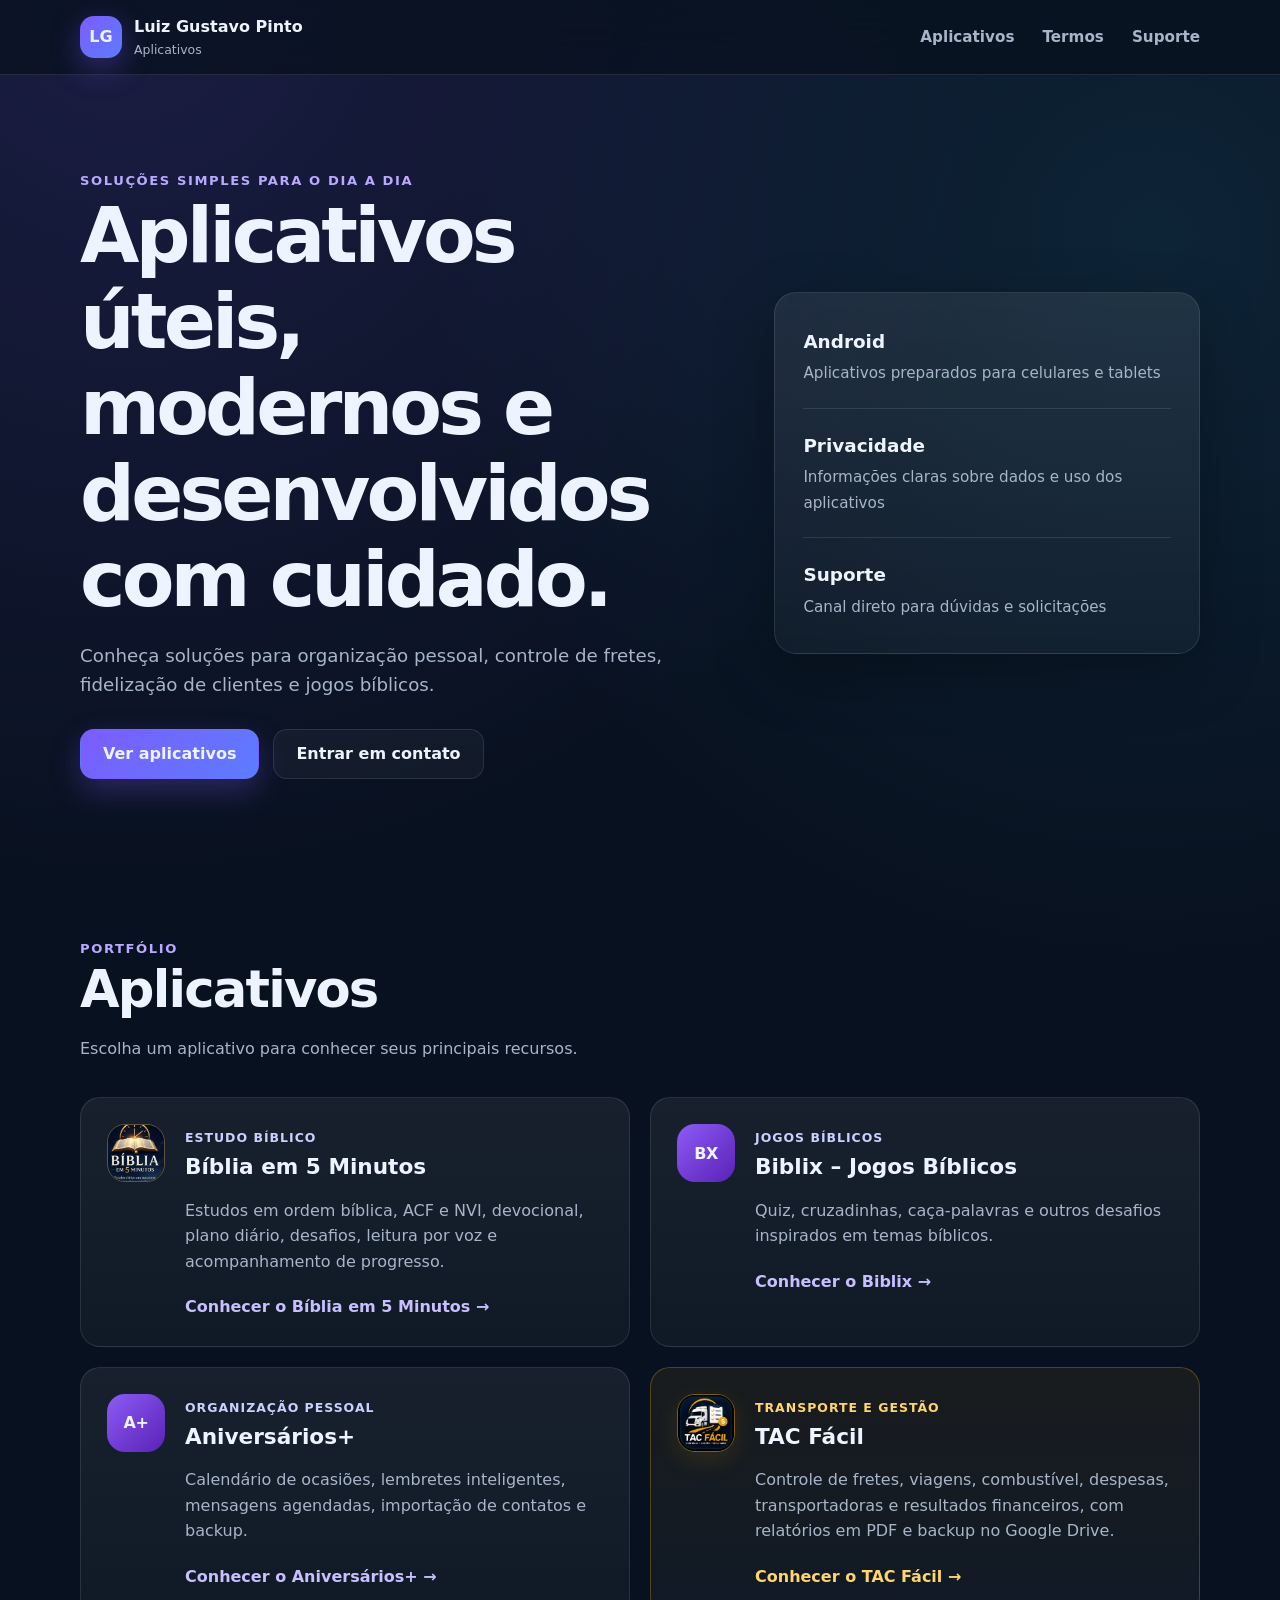
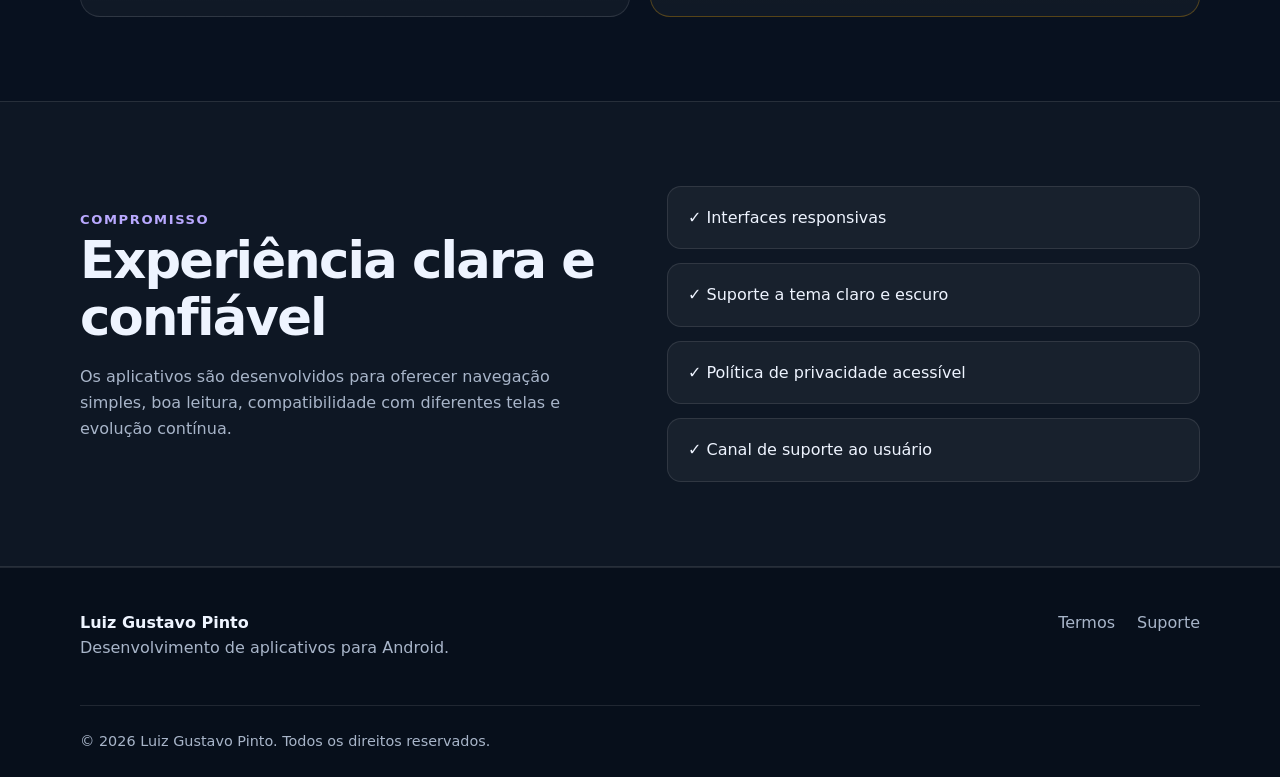
<file: index.html>
<!doctype html>
<html lang="pt-BR">
<head>
  <meta charset="utf-8">
  <meta name="viewport" content="width=device-width, initial-scale=1">
  <meta name="description" content="Aplicativos desenvolvidos por Luiz Gustavo Pinto para organização, produtividade, fidelização e entretenimento bíblico.">
  <meta name="theme-color" content="#0b1220">
  <title>Luiz Gustavo Pinto | Aplicativos</title>
  <link rel="icon" href="assets/img/favicon.svg" type="image/svg+xml">
  <link rel="stylesheet" href="assets/css/style.css">
</head>
<body>
  <a class="skip-link" href="#conteudo">Ir para o conteúdo</a>

  <header class="site-header">
    <div class="container nav-wrap">
      <a class="brand" href="./" aria-label="Página inicial">
        <span class="brand-mark">LG</span>
        <span>
          <strong>Luiz Gustavo Pinto</strong>
          <small>Aplicativos</small>
        </span>
      </a>

      <button class="menu-toggle" aria-expanded="false" aria-controls="menu-principal">
        <span></span><span></span><span></span>
        <span class="sr-only">Abrir menu</span>
      </button>

      <nav id="menu-principal" class="main-nav" aria-label="Navegação principal">
        <a href="#aplicativos">Aplicativos</a>

        <a href="termos/">Termos</a>
        <a href="suporte/">Suporte</a>
      </nav>
    </div>
  </header>

  <main id="conteudo">
    <section class="hero">
      <div class="container hero-grid">
        <div>
          <span class="eyebrow">Soluções simples para o dia a dia</span>
          <h1>Aplicativos úteis, modernos e desenvolvidos com cuidado.</h1>
          <p class="hero-text">
            Conheça soluções para organização pessoal, controle de fretes,
            fidelização de clientes e jogos bíblicos.
          </p>
          <div class="hero-actions">
            <a class="button primary" href="#aplicativos">Ver aplicativos</a>
            <a class="button secondary" href="suporte/">Entrar em contato</a>
          </div>
        </div>

        <div class="hero-card" aria-label="Destaques do site">
          <div class="stat">
            <strong>Android</strong>
            <span>Aplicativos preparados para celulares e tablets</span>
          </div>
          <div class="stat">
            <strong>Privacidade</strong>
            <span>Informações claras sobre dados e uso dos aplicativos</span>
          </div>
          <div class="stat">
            <strong>Suporte</strong>
            <span>Canal direto para dúvidas e solicitações</span>
          </div>
        </div>
      </div>
    </section>

    <section id="aplicativos" class="section">
      <div class="container">
        <div class="section-heading">
          <span class="eyebrow">Portfólio</span>
          <h2>Aplicativos</h2>
          <p>Escolha um aplicativo para conhecer seus principais recursos.</p>
        </div>

        <div class="app-grid">
          <article class="app-card">
            <img src="assets/img/biblia-em-5-minutos/icone-app.png"
                 alt="Ícone do Bíblia em 5 Minutos"
                 style="width:58px;height:58px;border-radius:18px;object-fit:cover;border:1px solid rgba(240,184,75,.35)">
            <div>
              <span class="tag">Estudo bíblico</span>
              <h3>Bíblia em 5 Minutos</h3>
              <p>Estudos em ordem bíblica, ACF e NVI, devocional, plano diário, desafios, leitura por voz e acompanhamento de progresso.</p>
              <a class="text-link" href="apps/biblia-em-5-minutos.html">Conhecer o Bíblia em 5 Minutos →</a>
            </div>
          </article>

          <article class="app-card">
            <div class="app-icon purple">BX</div>
            <div>
              <span class="tag">Jogos bíblicos</span>
              <h3>Biblix – Jogos Bíblicos</h3>
              <p>Quiz, cruzadinhas, caça-palavras e outros desafios inspirados em temas bíblicos.</p>
              <a class="text-link" href="apps/biblix.html">Conhecer o Biblix →</a>
            </div>
          </article>

          <article class="app-card">
            <div class="app-icon purple">A+</div>
            <div>
              <span class="tag">Organização pessoal</span>
              <h3>Aniversários+</h3>
              <p>Calendário de ocasiões, lembretes inteligentes, mensagens agendadas, importação de contatos e backup.</p>
              <a class="text-link" href="apps/aniversarios-plus.html">Conhecer o Aniversários+ →</a>
            </div>
          </article>

          <article class="app-card" style="border-color:rgba(245,173,11,.28);background:linear-gradient(180deg,rgba(245,173,11,.075),rgba(255,255,255,.035))">
            <img src="assets/img/tac-facil/icone-tac-facil.png"
                 alt="Ícone do TAC Fácil"
                 style="width:58px;height:58px;border-radius:18px;object-fit:cover;border:1px solid rgba(245,173,11,.45);box-shadow:0 8px 24px rgba(245,173,11,.12)">
            <div>
              <span class="tag" style="color:#ffd66a">Transporte e gestão</span>
              <h3>TAC Fácil</h3>
              <p>Controle de fretes, viagens, combustível, despesas, transportadoras e resultados financeiros, com relatórios em PDF e backup no Google Drive.</p>
              <a class="text-link" href="apps/tac-facil.html" style="color:#ffd66a">Conhecer o TAC Fácil →</a>
            </div>
          </article>

          <!--
		  <article class="app-card">
            <div class="app-icon blue">AF</div>
            <div>
              <span class="tag">Produtividade</span>
              <h3>Agenda Fácil Pro</h3>
              <p>Agenda, tarefas, anotações, contatos e recursos de organização pessoal.</p>
              <a class="text-link" href="apps/agenda-facil-pro.html">Conhecer o Agenda Fácil Pro →</a>
            </div>
          </article>

          <article class="app-card">
            <div class="app-icon green">MC</div>
            <div>
              <span class="tag">Fidelização</span>
              <h3>Meu Cliente Fiel</h3>
              <p>Sistema de cartão fidelidade para organizar clientes, pontos, prêmios e histórico.</p>
              <a class="text-link" href="apps/meu-cliente-fiel.html">Conhecer o Meu Cliente Fiel →</a>
            </div>
          </article>
		  -->
        </div>
      </div>
    </section>

    <section class="section section-alt">
      <div class="container feature-grid">
        <div>
          <span class="eyebrow">Compromisso</span>
          <h2>Experiência clara e confiável</h2>
          <p>
            Os aplicativos são desenvolvidos para oferecer navegação simples,
            boa leitura, compatibilidade com diferentes telas e evolução contínua.
          </p>
        </div>
        <div class="check-list">
          <div>✓ Interfaces responsivas</div>
          <div>✓ Suporte a tema claro e escuro</div>
          <div>✓ Política de privacidade acessível</div>
          <div>✓ Canal de suporte ao usuário</div>
        </div>
      </div>
    </section>
  </main>

  <footer class="site-footer">
    <div class="container footer-grid">
      <div>
        <strong>Luiz Gustavo Pinto</strong>
        <p>Desenvolvimento de aplicativos para Android.</p>
      </div>
      <div class="footer-links">
        <a href="termos/">Termos</a>
        <a href="suporte/">Suporte</a>
      </div>
    </div>
    <div class="container footer-bottom">
      <span>© <span id="ano"></span> Luiz Gustavo Pinto. Todos os direitos reservados.</span>
    </div>
  </footer>

  <script src="assets/js/main.js"></script>
</body>
</html>
</file>
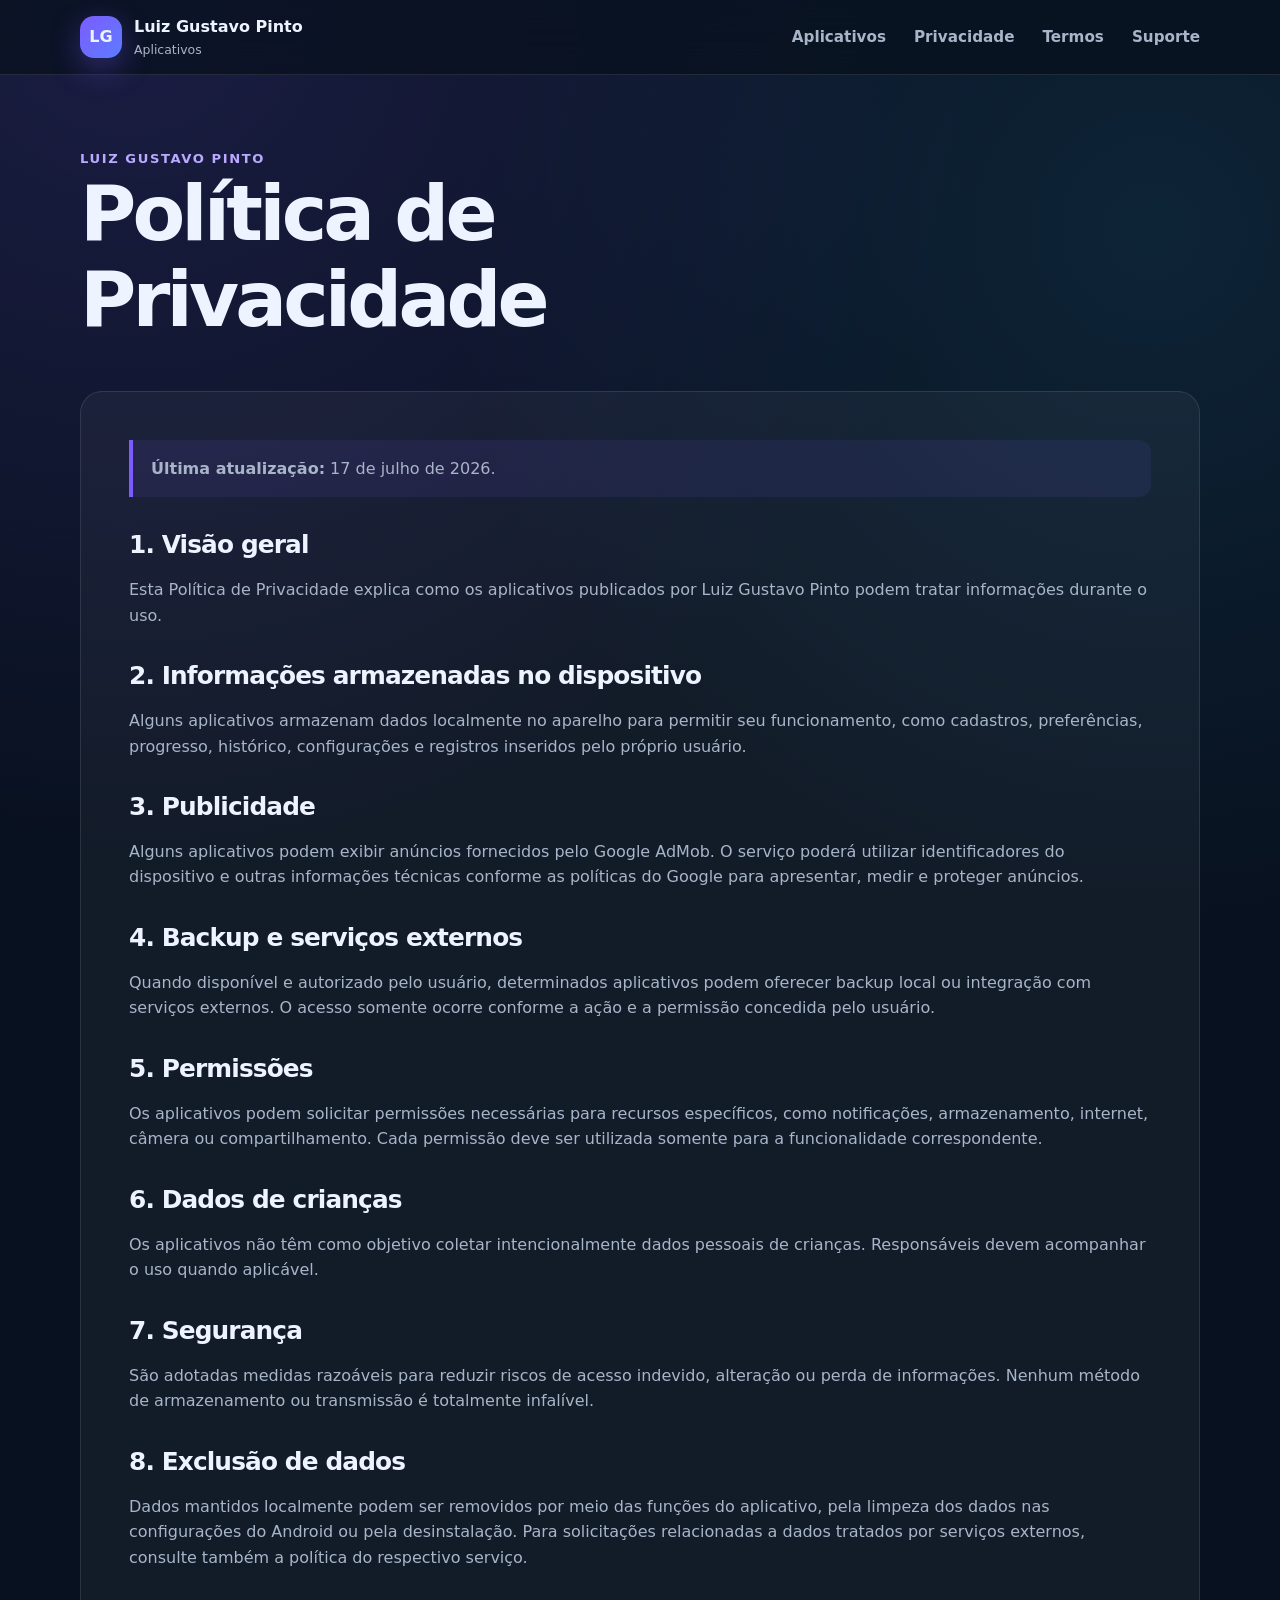
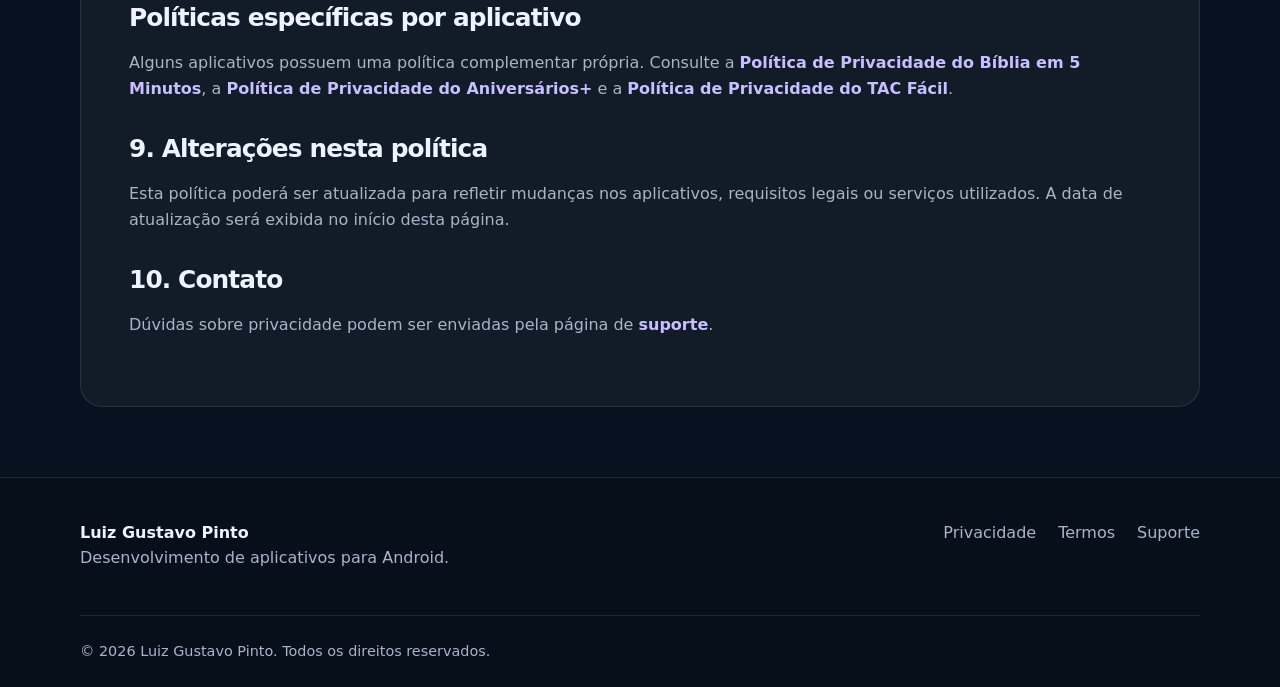
<file: privacidade/index.html>
<!doctype html>
<html lang="pt-BR">
<head>
  <meta charset="utf-8">
  <meta name="viewport" content="width=device-width, initial-scale=1">
  <meta name="description" content="Política de privacidade dos aplicativos.">
  <meta name="theme-color" content="#0b1220">
  <title>Política de Privacidade | Luiz Gustavo Pinto</title>
  <link rel="icon" href="../assets/img/favicon.svg" type="image/svg+xml">
  <link rel="stylesheet" href="../assets/css/style.css">
</head>
<body>
  <header class="site-header">
    <div class="container nav-wrap">
      <a class="brand" href="../">
        <span class="brand-mark">LG</span>
        <span><strong>Luiz Gustavo Pinto</strong><small>Aplicativos</small></span>
      </a>
      <button class="menu-toggle" aria-expanded="false" aria-controls="menu-principal">
        <span></span><span></span><span></span><span class="sr-only">Abrir menu</span>
      </button>
      <nav id="menu-principal" class="main-nav">
        <a href="../#aplicativos">Aplicativos</a>
        <a href="../privacidade/">Privacidade</a>
        <a href="../termos/">Termos</a>
        <a href="../suporte/">Suporte</a>
      </nav>
    </div>
  </header>
  <main>
    <section class="page-hero">
      <div class="container"><span class="eyebrow">Luiz Gustavo Pinto</span><h1>Política de Privacidade</h1></div>
    </section>
    <section class="container">
<div class="content-card">
  <p class="notice"><strong>Última atualização:</strong> 17 de julho de 2026.</p>
  <h2>1. Visão geral</h2>
  <p>Esta Política de Privacidade explica como os aplicativos publicados por Luiz Gustavo Pinto podem tratar informações durante o uso.</p>

  <h2>2. Informações armazenadas no dispositivo</h2>
  <p>Alguns aplicativos armazenam dados localmente no aparelho para permitir seu funcionamento, como cadastros, preferências, progresso, histórico, configurações e registros inseridos pelo próprio usuário.</p>

  <h2>3. Publicidade</h2>
  <p>Alguns aplicativos podem exibir anúncios fornecidos pelo Google AdMob. O serviço poderá utilizar identificadores do dispositivo e outras informações técnicas conforme as políticas do Google para apresentar, medir e proteger anúncios.</p>

  <h2>4. Backup e serviços externos</h2>
  <p>Quando disponível e autorizado pelo usuário, determinados aplicativos podem oferecer backup local ou integração com serviços externos. O acesso somente ocorre conforme a ação e a permissão concedida pelo usuário.</p>

  <h2>5. Permissões</h2>
  <p>Os aplicativos podem solicitar permissões necessárias para recursos específicos, como notificações, armazenamento, internet, câmera ou compartilhamento. Cada permissão deve ser utilizada somente para a funcionalidade correspondente.</p>

  <h2>6. Dados de crianças</h2>
  <p>Os aplicativos não têm como objetivo coletar intencionalmente dados pessoais de crianças. Responsáveis devem acompanhar o uso quando aplicável.</p>

  <h2>7. Segurança</h2>
  <p>São adotadas medidas razoáveis para reduzir riscos de acesso indevido, alteração ou perda de informações. Nenhum método de armazenamento ou transmissão é totalmente infalível.</p>

  <h2>8. Exclusão de dados</h2>
  <p>Dados mantidos localmente podem ser removidos por meio das funções do aplicativo, pela limpeza dos dados nas configurações do Android ou pela desinstalação. Para solicitações relacionadas a dados tratados por serviços externos, consulte também a política do respectivo serviço.</p>

  <h2>Políticas específicas por aplicativo</h2>
  <p>Alguns aplicativos possuem uma política complementar própria. Consulte a <a class="text-link" href="biblia-em-5-minutos.html">Política de Privacidade do Bíblia em 5 Minutos</a>, a <a class="text-link" href="aniversarios-plus.html">Política de Privacidade do Aniversários+</a> e a <a class="text-link" href="tac-facil.html">Política de Privacidade do TAC Fácil</a>.</p>

  <h2>9. Alterações nesta política</h2>
  <p>Esta política poderá ser atualizada para refletir mudanças nos aplicativos, requisitos legais ou serviços utilizados. A data de atualização será exibida no início desta página.</p>

  <h2>10. Contato</h2>
  <p>Dúvidas sobre privacidade podem ser enviadas pela página de <a class="text-link" href="../suporte/">suporte</a>.</p>
</div>
</section>
  </main>
  <footer class="site-footer">
    <div class="container footer-grid">
      <div><strong>Luiz Gustavo Pinto</strong><p>Desenvolvimento de aplicativos para Android.</p></div>
      <div class="footer-links">
        <a href="../privacidade/">Privacidade</a>
        <a href="../termos/">Termos</a>
        <a href="../suporte/">Suporte</a>
      </div>
    </div>
    <div class="container footer-bottom">© <span id="ano"></span> Luiz Gustavo Pinto. Todos os direitos reservados.</div>
  </footer>
  <script src="../assets/js/main.js"></script>
</body>
</html>
</file>
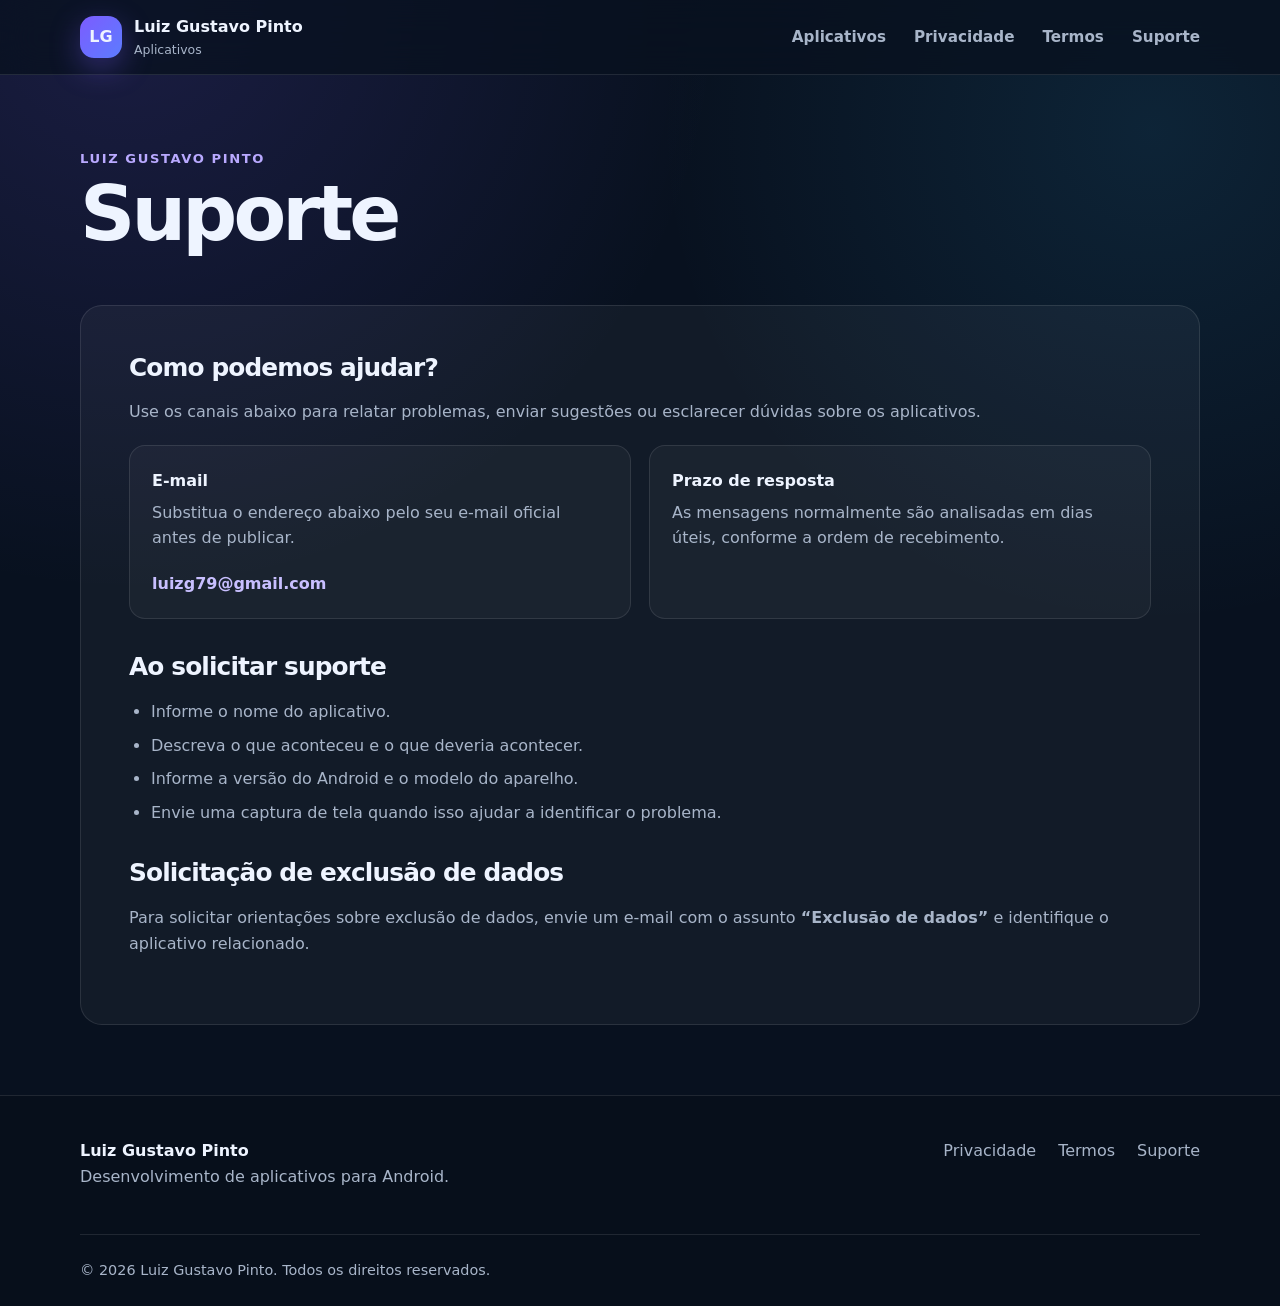
<file: suporte/index.html>
<!doctype html>
<html lang="pt-BR">
<head>
  <meta charset="utf-8">
  <meta name="viewport" content="width=device-width, initial-scale=1">
  <meta name="description" content="Suporte aos aplicativos.">
  <meta name="theme-color" content="#0b1220">
  <title>Suporte | Luiz Gustavo Pinto</title>
  <link rel="icon" href="../assets/img/favicon.svg" type="image/svg+xml">
  <link rel="stylesheet" href="../assets/css/style.css">
</head>
<body>
  <header class="site-header">
    <div class="container nav-wrap">
      <a class="brand" href="../">
        <span class="brand-mark">LG</span>
        <span><strong>Luiz Gustavo Pinto</strong><small>Aplicativos</small></span>
      </a>
      <button class="menu-toggle" aria-expanded="false" aria-controls="menu-principal">
        <span></span><span></span><span></span><span class="sr-only">Abrir menu</span>
      </button>
      <nav id="menu-principal" class="main-nav">
        <a href="../#aplicativos">Aplicativos</a>
        <a href="../privacidade/">Privacidade</a>
        <a href="../termos/">Termos</a>
        <a href="../suporte/">Suporte</a>
      </nav>
    </div>
  </header>
  <main>
    <section class="page-hero">
      <div class="container"><span class="eyebrow">Luiz Gustavo Pinto</span><h1>Suporte</h1></div>
    </section>
    <section class="container">
<div class="content-card">
  <h2>Como podemos ajudar?</h2>
  <p>Use os canais abaixo para relatar problemas, enviar sugestões ou esclarecer dúvidas sobre os aplicativos.</p>

  <div class="contact-grid">
    <div class="contact-box">
      <strong>E-mail</strong>
      <p>Substitua o endereço abaixo pelo seu e-mail oficial antes de publicar.</p>
      <a class="text-link" href="mailto:luizg79@gmail.com">luizg79@gmail.com</a>
    </div>
    <div class="contact-box">
      <strong>Prazo de resposta</strong>
      <p>As mensagens normalmente são analisadas em dias úteis, conforme a ordem de recebimento.</p>
    </div>
  </div>

  <h2>Ao solicitar suporte</h2>
  <ul>
    <li>Informe o nome do aplicativo.</li>
    <li>Descreva o que aconteceu e o que deveria acontecer.</li>
    <li>Informe a versão do Android e o modelo do aparelho.</li>
    <li>Envie uma captura de tela quando isso ajudar a identificar o problema.</li>
  </ul>

  <h2>Solicitação de exclusão de dados</h2>
  <p>Para solicitar orientações sobre exclusão de dados, envie um e-mail com o assunto <strong>“Exclusão de dados”</strong> e identifique o aplicativo relacionado.</p>
</div>
</section>
  </main>
  <footer class="site-footer">
    <div class="container footer-grid">
      <div><strong>Luiz Gustavo Pinto</strong><p>Desenvolvimento de aplicativos para Android.</p></div>
      <div class="footer-links">
        <a href="../privacidade/">Privacidade</a>
        <a href="../termos/">Termos</a>
        <a href="../suporte/">Suporte</a>
      </div>
    </div>
    <div class="container footer-bottom">© <span id="ano"></span> Luiz Gustavo Pinto. Todos os direitos reservados.</div>
  </footer>
  <script src="../assets/js/main.js"></script>
</body>
</html>
</file>
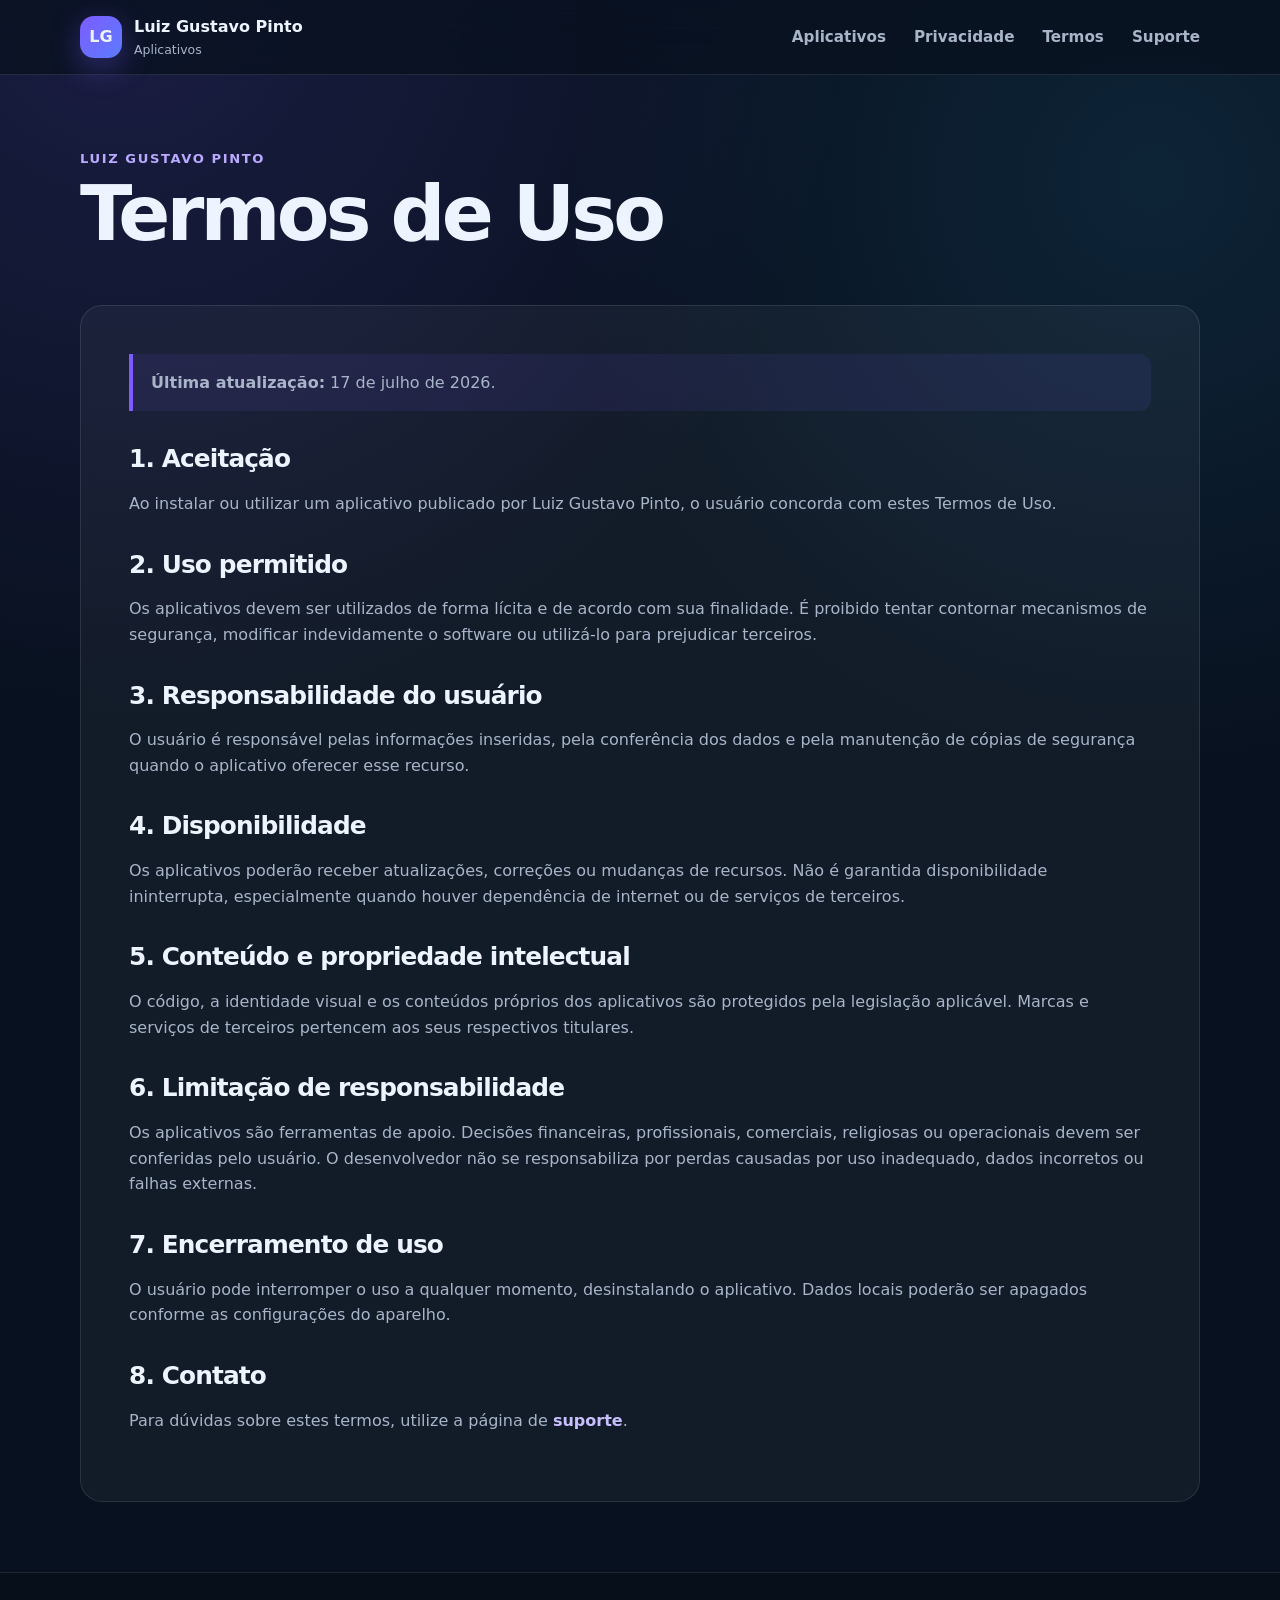
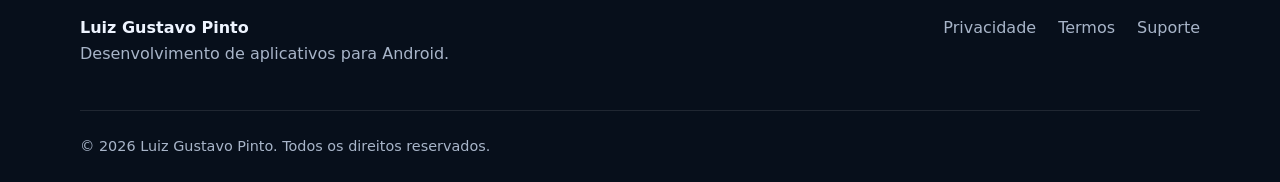
<file: termos/index.html>
<!doctype html>
<html lang="pt-BR">
<head>
  <meta charset="utf-8">
  <meta name="viewport" content="width=device-width, initial-scale=1">
  <meta name="description" content="Termos de uso dos aplicativos.">
  <meta name="theme-color" content="#0b1220">
  <title>Termos de Uso | Luiz Gustavo Pinto</title>
  <link rel="icon" href="../assets/img/favicon.svg" type="image/svg+xml">
  <link rel="stylesheet" href="../assets/css/style.css">
</head>
<body>
  <header class="site-header">
    <div class="container nav-wrap">
      <a class="brand" href="../">
        <span class="brand-mark">LG</span>
        <span><strong>Luiz Gustavo Pinto</strong><small>Aplicativos</small></span>
      </a>
      <button class="menu-toggle" aria-expanded="false" aria-controls="menu-principal">
        <span></span><span></span><span></span><span class="sr-only">Abrir menu</span>
      </button>
      <nav id="menu-principal" class="main-nav">
        <a href="../#aplicativos">Aplicativos</a>
        <a href="../privacidade/">Privacidade</a>
        <a href="../termos/">Termos</a>
        <a href="../suporte/">Suporte</a>
      </nav>
    </div>
  </header>
  <main>
    <section class="page-hero">
      <div class="container"><span class="eyebrow">Luiz Gustavo Pinto</span><h1>Termos de Uso</h1></div>
    </section>
    <section class="container">
<div class="content-card">
  <p class="notice"><strong>Última atualização:</strong> 17 de julho de 2026.</p>
  <h2>1. Aceitação</h2>
  <p>Ao instalar ou utilizar um aplicativo publicado por Luiz Gustavo Pinto, o usuário concorda com estes Termos de Uso.</p>

  <h2>2. Uso permitido</h2>
  <p>Os aplicativos devem ser utilizados de forma lícita e de acordo com sua finalidade. É proibido tentar contornar mecanismos de segurança, modificar indevidamente o software ou utilizá-lo para prejudicar terceiros.</p>

  <h2>3. Responsabilidade do usuário</h2>
  <p>O usuário é responsável pelas informações inseridas, pela conferência dos dados e pela manutenção de cópias de segurança quando o aplicativo oferecer esse recurso.</p>

  <h2>4. Disponibilidade</h2>
  <p>Os aplicativos poderão receber atualizações, correções ou mudanças de recursos. Não é garantida disponibilidade ininterrupta, especialmente quando houver dependência de internet ou de serviços de terceiros.</p>

  <h2>5. Conteúdo e propriedade intelectual</h2>
  <p>O código, a identidade visual e os conteúdos próprios dos aplicativos são protegidos pela legislação aplicável. Marcas e serviços de terceiros pertencem aos seus respectivos titulares.</p>

  <h2>6. Limitação de responsabilidade</h2>
  <p>Os aplicativos são ferramentas de apoio. Decisões financeiras, profissionais, comerciais, religiosas ou operacionais devem ser conferidas pelo usuário. O desenvolvedor não se responsabiliza por perdas causadas por uso inadequado, dados incorretos ou falhas externas.</p>

  <h2>7. Encerramento de uso</h2>
  <p>O usuário pode interromper o uso a qualquer momento, desinstalando o aplicativo. Dados locais poderão ser apagados conforme as configurações do aparelho.</p>

  <h2>8. Contato</h2>
  <p>Para dúvidas sobre estes termos, utilize a página de <a class="text-link" href="../suporte/">suporte</a>.</p>
</div>
</section>
  </main>
  <footer class="site-footer">
    <div class="container footer-grid">
      <div><strong>Luiz Gustavo Pinto</strong><p>Desenvolvimento de aplicativos para Android.</p></div>
      <div class="footer-links">
        <a href="../privacidade/">Privacidade</a>
        <a href="../termos/">Termos</a>
        <a href="../suporte/">Suporte</a>
      </div>
    </div>
    <div class="container footer-bottom">© <span id="ano"></span> Luiz Gustavo Pinto. Todos os direitos reservados.</div>
  </footer>
  <script src="../assets/js/main.js"></script>
</body>
</html>
</file>
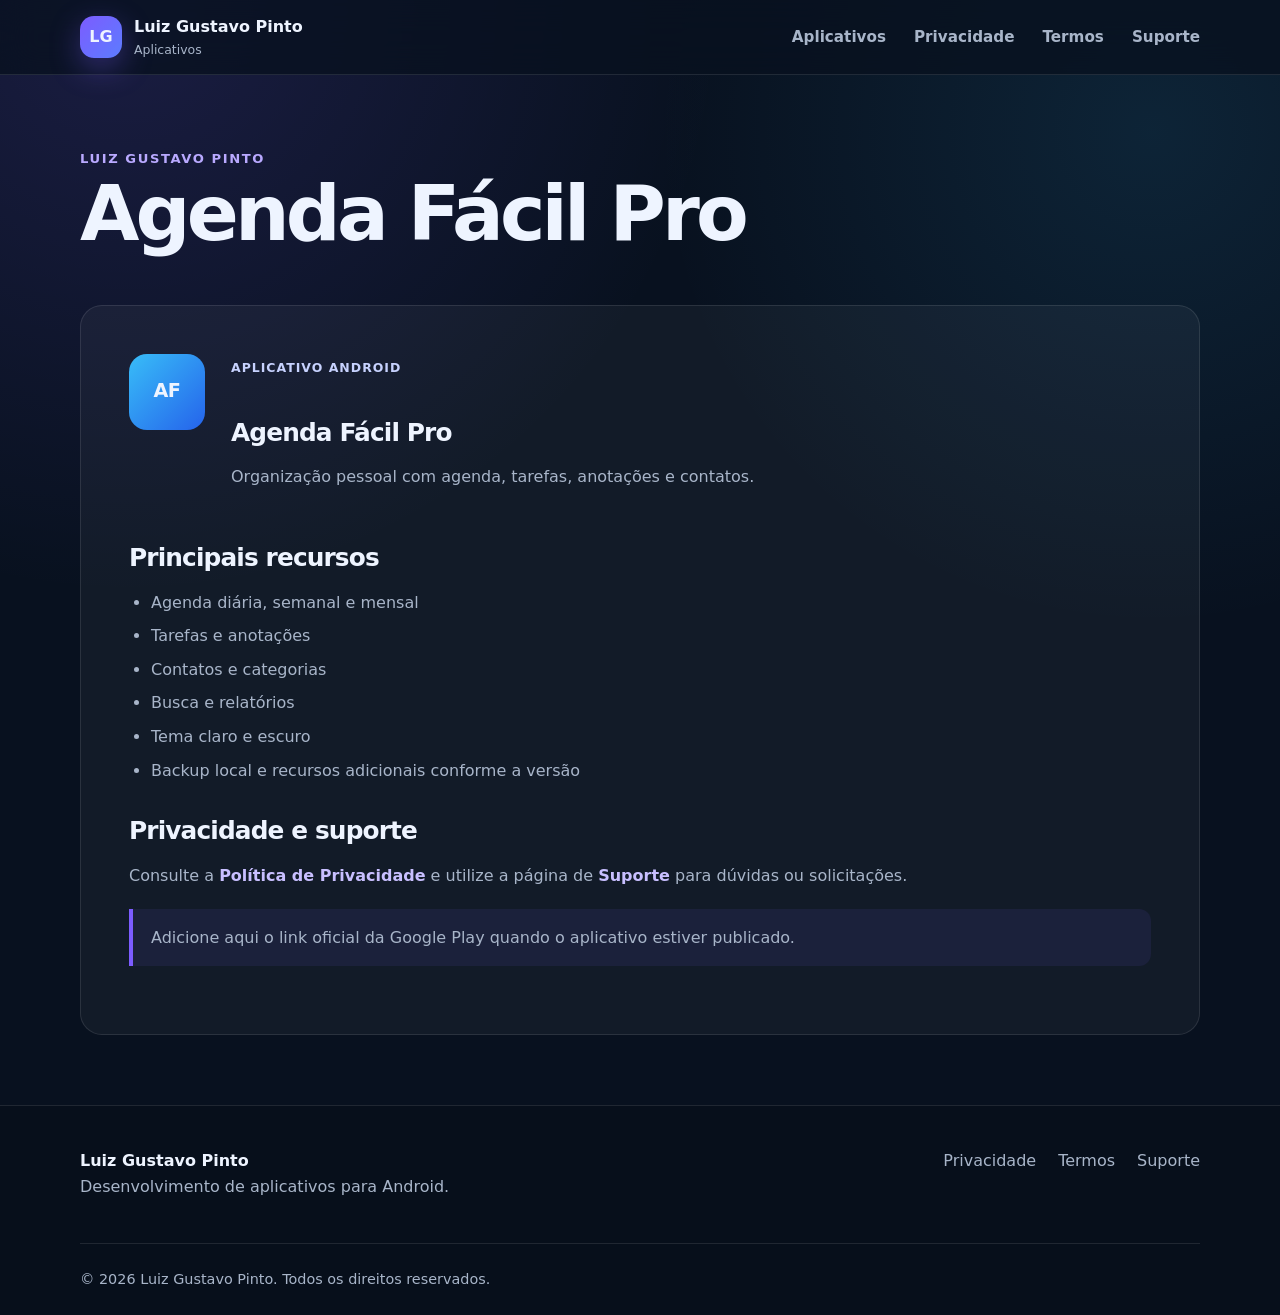
<file: apps/agenda-facil-pro.html>
<!doctype html>
<html lang="pt-BR">
<head>
  <meta charset="utf-8">
  <meta name="viewport" content="width=device-width, initial-scale=1">
  <meta name="description" content="Organização pessoal com agenda, tarefas, anotações e contatos.">
  <meta name="theme-color" content="#0b1220">
  <title>Agenda Fácil Pro | Luiz Gustavo Pinto</title>
  <link rel="icon" href="../assets/img/favicon.svg" type="image/svg+xml">
  <link rel="stylesheet" href="../assets/css/style.css">
</head>
<body>
  <header class="site-header">
    <div class="container nav-wrap">
      <a class="brand" href="../">
        <span class="brand-mark">LG</span>
        <span><strong>Luiz Gustavo Pinto</strong><small>Aplicativos</small></span>
      </a>
      <button class="menu-toggle" aria-expanded="false" aria-controls="menu-principal">
        <span></span><span></span><span></span><span class="sr-only">Abrir menu</span>
      </button>
      <nav id="menu-principal" class="main-nav">
        <a href="../#aplicativos">Aplicativos</a>
        <a href="../privacidade/">Privacidade</a>
        <a href="../termos/">Termos</a>
        <a href="../suporte/">Suporte</a>
      </nav>
    </div>
  </header>
  <main>
    <section class="page-hero">
      <div class="container"><span class="eyebrow">Luiz Gustavo Pinto</span><h1>Agenda Fácil Pro</h1></div>
    </section>
    <section class="container">
    <div class="content-card">
      <div class="app-detail">
        <div class="app-icon blue">AF</div>
        <div>
          <span class="tag">Aplicativo Android</span>
          <h2>Agenda Fácil Pro</h2>
          <p>Organização pessoal com agenda, tarefas, anotações e contatos.</p>
        </div>
      </div>
      <h2>Principais recursos</h2>
      <ul><li>Agenda diária, semanal e mensal</li><li>Tarefas e anotações</li><li>Contatos e categorias</li><li>Busca e relatórios</li><li>Tema claro e escuro</li><li>Backup local e recursos adicionais conforme a versão</li></ul>
      <h2>Privacidade e suporte</h2>
      <p>Consulte a <a class="text-link" href="../privacidade/">Política de Privacidade</a> e utilize a página de <a class="text-link" href="../suporte/">Suporte</a> para dúvidas ou solicitações.</p>
      <p class="notice">Adicione aqui o link oficial da Google Play quando o aplicativo estiver publicado.</p>
    </div>
    </section>
  </main>
  <footer class="site-footer">
    <div class="container footer-grid">
      <div><strong>Luiz Gustavo Pinto</strong><p>Desenvolvimento de aplicativos para Android.</p></div>
      <div class="footer-links">
        <a href="../privacidade/">Privacidade</a>
        <a href="../termos/">Termos</a>
        <a href="../suporte/">Suporte</a>
      </div>
    </div>
    <div class="container footer-bottom">© <span id="ano"></span> Luiz Gustavo Pinto. Todos os direitos reservados.</div>
  </footer>
  <script src="../assets/js/main.js"></script>
</body>
</html>
</file>
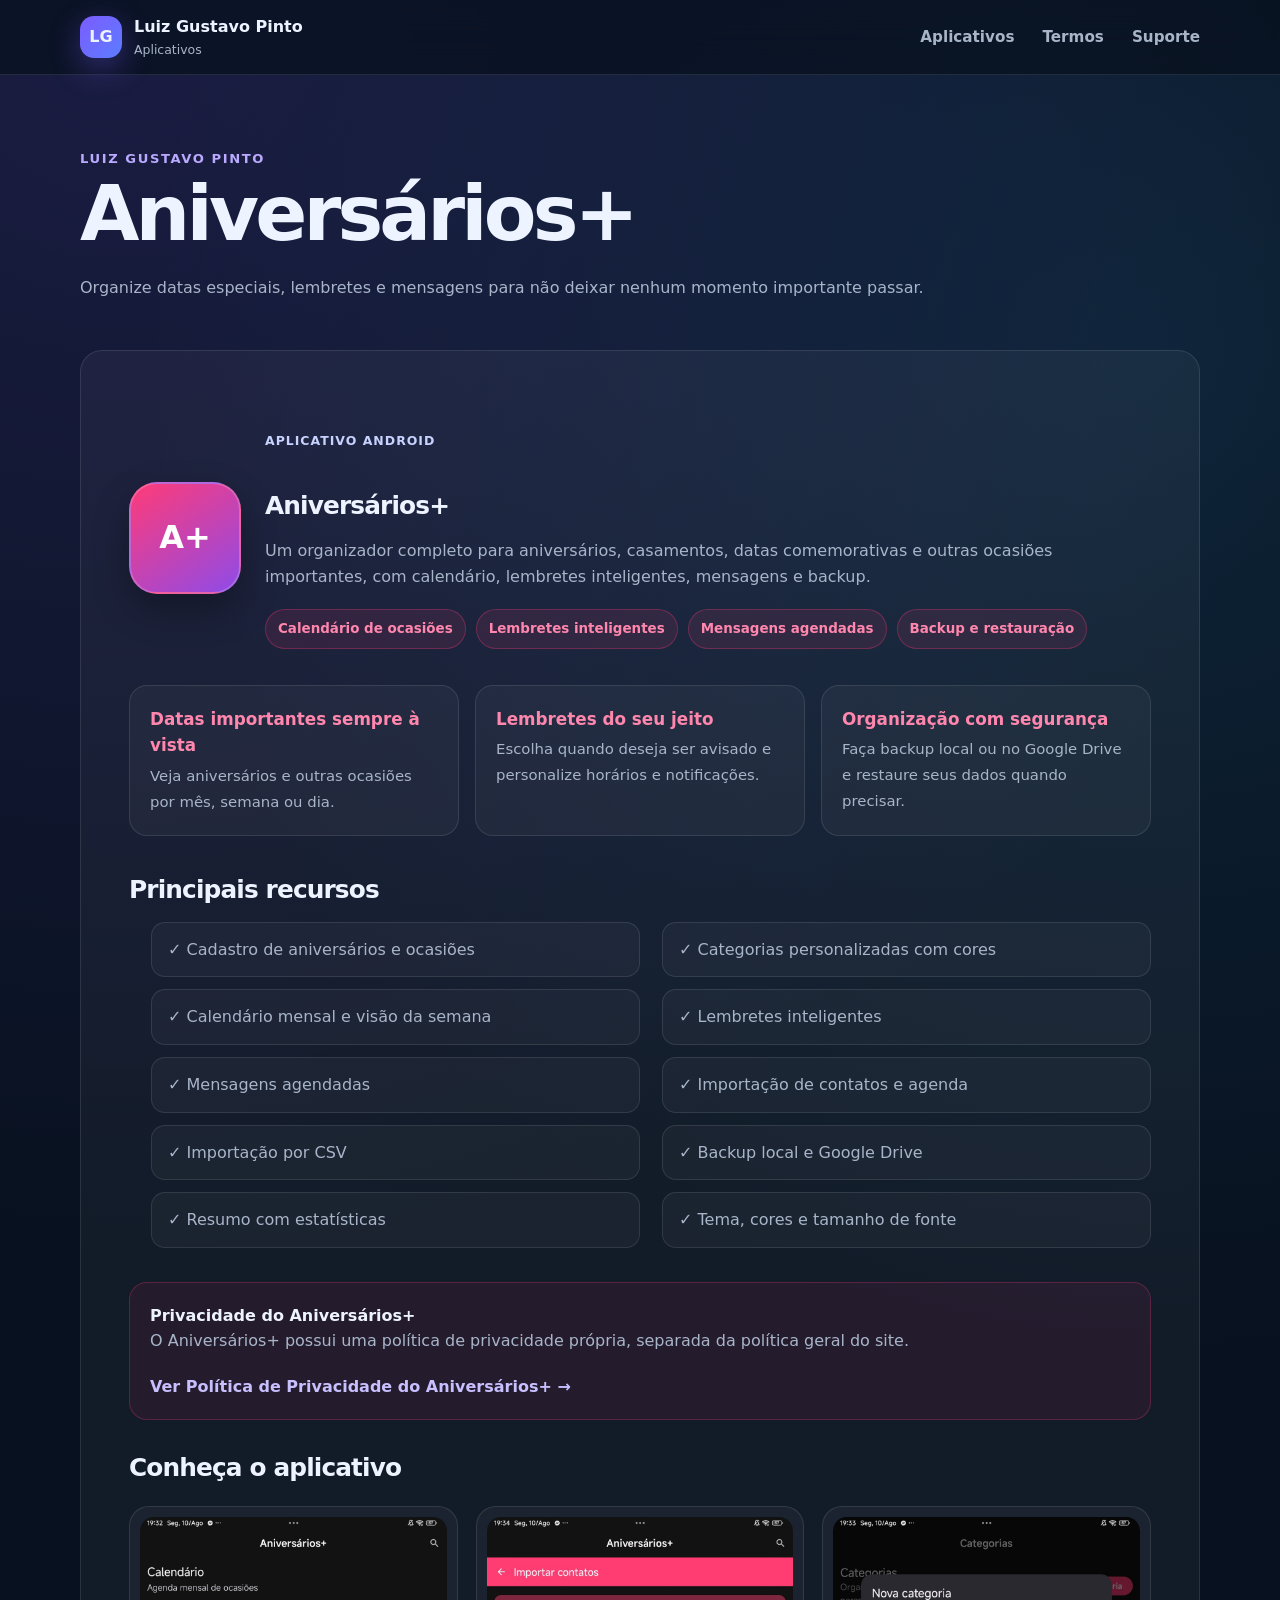
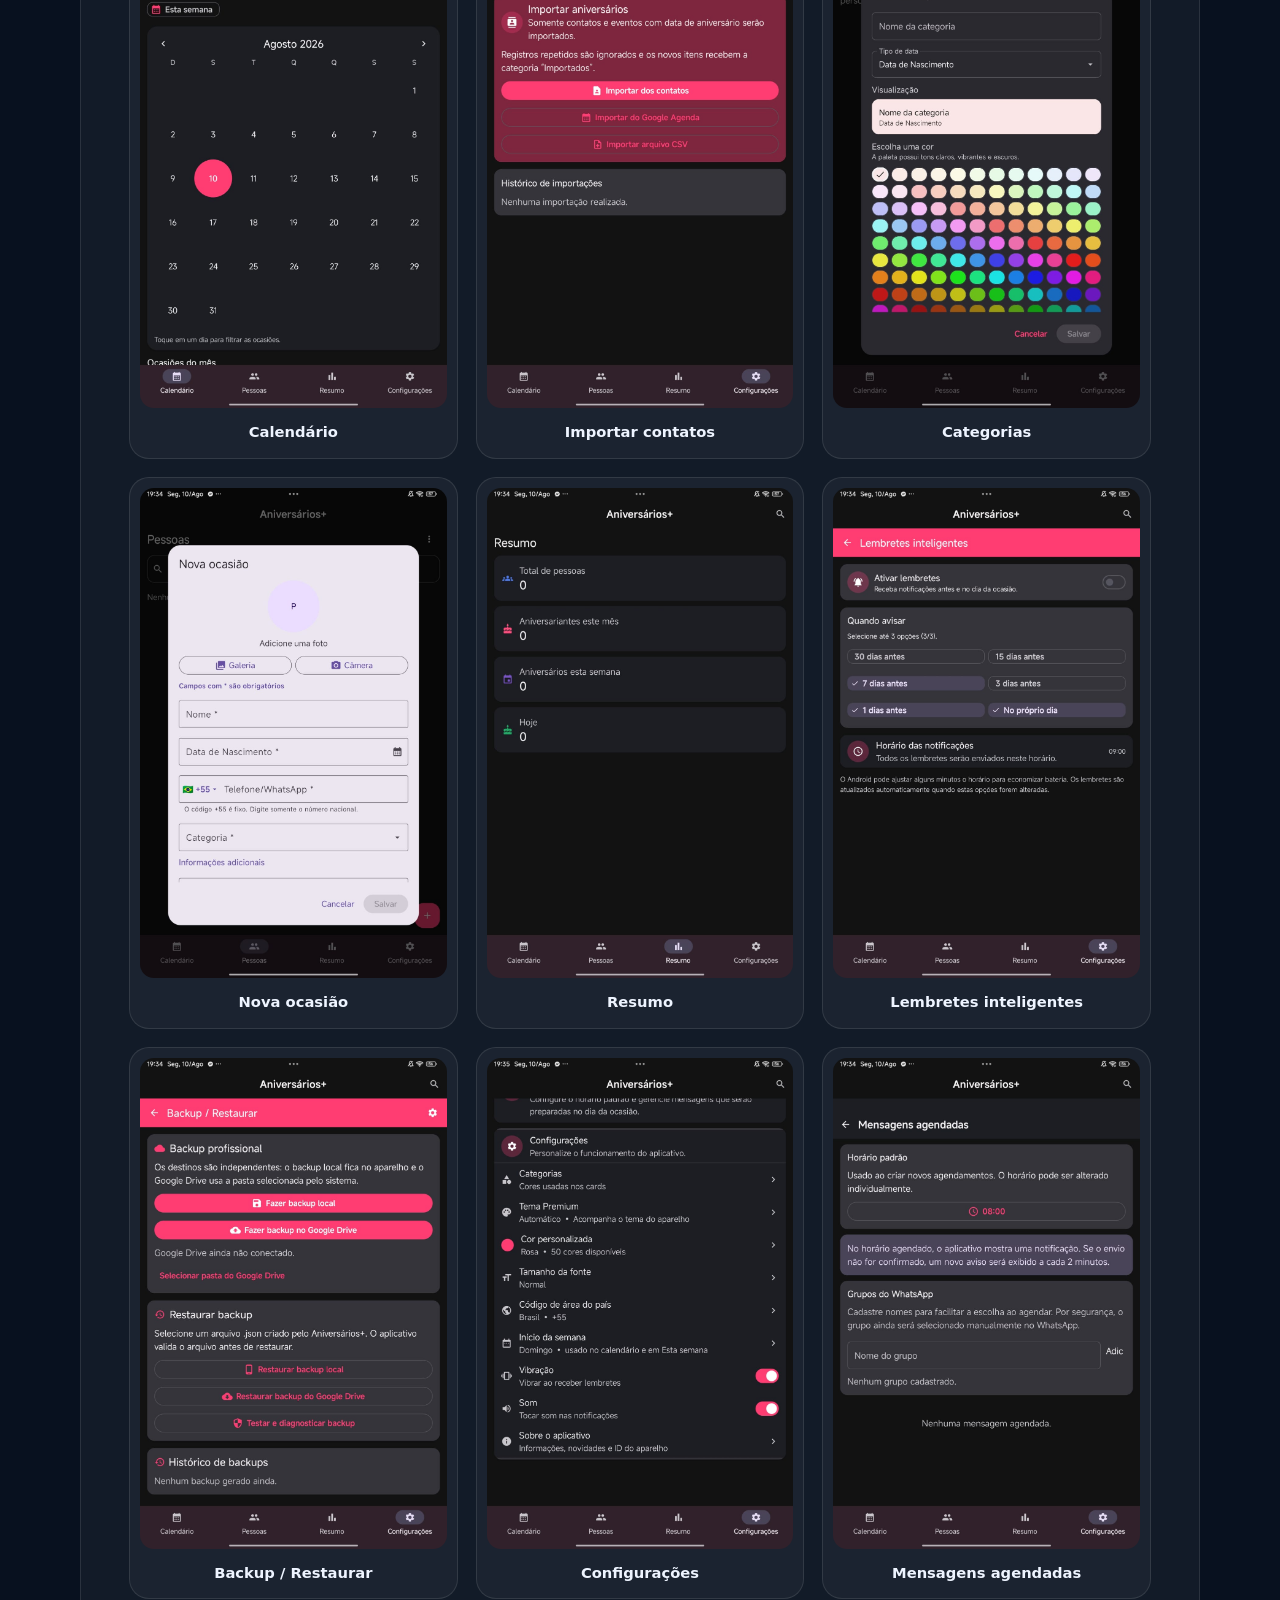
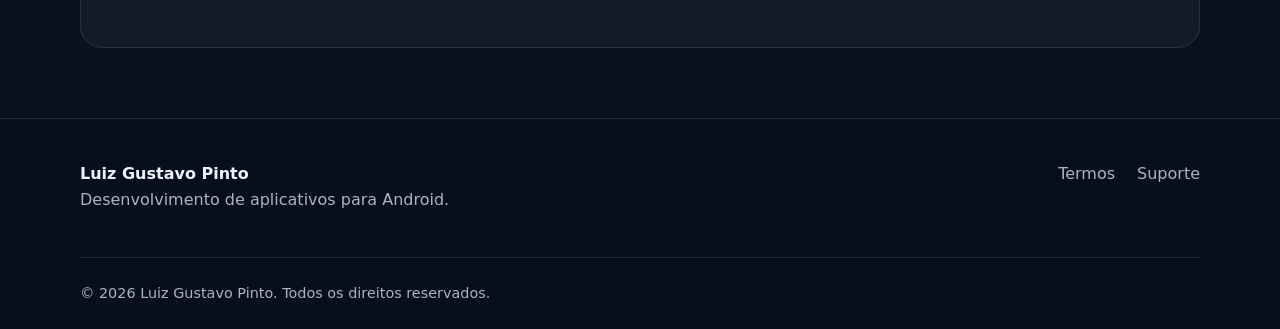
<file: apps/aniversarios-plus.html>
<!doctype html>
<html lang="pt-BR">
<head>
  <meta charset="utf-8">
  <meta name="viewport" content="width=device-width, initial-scale=1">
  <meta name="description" content="Aniversários+ — organize aniversários, ocasiões especiais, lembretes, mensagens e backups em um só lugar.">
  <meta name="theme-color" content="#0b1220">
  <title>Aniversários+ | Luiz Gustavo Pinto</title>
  <link rel="icon" href="../assets/img/favicon.svg" type="image/svg+xml">
  <link rel="stylesheet" href="../assets/css/style.css">
  <style>
    .anv-intro{display:grid;grid-template-columns:112px 1fr;gap:24px;align-items:center;margin:28px 0 36px}
    .anv-logo{width:112px;height:112px;border-radius:28px;display:grid;place-items:center;background:linear-gradient(145deg,#ff3b78,#8f4be8);color:white;font-size:2rem;font-weight:900;box-shadow:0 16px 36px rgba(0,0,0,.30);border:2px solid rgba(255,255,255,.18)}
    .anv-badges{display:flex;flex-wrap:wrap;gap:10px;margin-top:16px}
    .anv-badge{padding:8px 12px;border-radius:999px;background:rgba(255,59,120,.10);border:1px solid rgba(255,59,120,.30);color:#ff86ad;font-size:.84rem;font-weight:800}
    .anv-highlight{display:grid;grid-template-columns:repeat(3,minmax(0,1fr));gap:16px;margin:28px 0 40px}
    .anv-highlight div{padding:20px;border-radius:18px;border:1px solid var(--line);background:rgba(255,255,255,.04)}
    .anv-highlight strong{display:block;color:#ff86ad;margin-bottom:4px;font-size:1.05rem}
    .anv-highlight span{color:var(--muted);font-size:.93rem}
    .anv-features{display:grid;grid-template-columns:repeat(2,minmax(0,1fr));gap:12px 22px;padding:0;list-style:none}
    .anv-features li{padding:14px 16px;margin:0;border-radius:14px;background:rgba(255,255,255,.035);border:1px solid var(--line)}
    .screens-title{margin-top:44px}
    .screens-grid{display:grid;grid-template-columns:repeat(3,minmax(0,1fr));gap:18px;margin-top:24px}
    .screen-card{margin:0;padding:10px;border-radius:20px;background:rgba(255,255,255,.04);border:1px solid var(--line);transition:transform .2s ease,border-color .2s ease}
    .screen-card:hover{transform:translateY(-4px);border-color:rgba(255,59,120,.45)}
    .screen-card img{display:block;width:100%;height:auto;border-radius:14px;background:#111}
    .screen-card figcaption{padding:12px 6px 4px;text-align:center;font-weight:800;color:var(--text);font-size:.92rem}
    .privacy-box{margin-top:34px;padding:20px;border-radius:18px;background:rgba(255,59,120,.08);border:1px solid rgba(255,59,120,.25)}
    @media(max-width:900px){.screens-grid{grid-template-columns:repeat(2,minmax(0,1fr))}.anv-highlight{grid-template-columns:1fr}}
    @media(max-width:560px){.anv-intro{grid-template-columns:78px 1fr;gap:16px}.anv-logo{width:78px;height:78px;border-radius:20px;font-size:1.4rem}.screens-grid{grid-template-columns:1fr}.anv-features{grid-template-columns:1fr}}
  </style>
</head>
<body>
<header class="site-header">
  <div class="container nav-wrap">
    <a class="brand" href="../"><span class="brand-mark">LG</span><span><strong>Luiz Gustavo Pinto</strong><small>Aplicativos</small></span></a>
    <button class="menu-toggle" aria-expanded="false" aria-controls="menu-principal"><span></span><span></span><span></span><span class="sr-only">Abrir menu</span></button>
    <nav id="menu-principal" class="main-nav">
      <a href="../#aplicativos">Aplicativos</a>
      <a href="../termos/">Termos</a>
      <a href="../suporte/">Suporte</a>
    </nav>
  </div>
</header>

<main>
  <section class="page-hero">
    <div class="container">
      <span class="eyebrow">Luiz Gustavo Pinto</span>
      <h1>Aniversários+</h1>
      <p>Organize datas especiais, lembretes e mensagens para não deixar nenhum momento importante passar.</p>
    </div>
  </section>

  <section class="container">
    <div class="content-card">
      <div class="anv-intro">
        <div class="anv-logo" aria-label="Ícone estilizado do Aniversários+">A+</div>
        <div>
          <span class="tag">Aplicativo Android</span>
          <h2>Aniversários+</h2>
          <p>Um organizador completo para aniversários, casamentos, datas comemorativas e outras ocasiões importantes, com calendário, lembretes inteligentes, mensagens e backup.</p>
          <div class="anv-badges">
            <span class="anv-badge">Calendário de ocasiões</span>
            <span class="anv-badge">Lembretes inteligentes</span>
            <span class="anv-badge">Mensagens agendadas</span>
            <span class="anv-badge">Backup e restauração</span>
          </div>
        </div>
      </div>

      <div class="anv-highlight">
        <div><strong>Datas importantes sempre à vista</strong><span>Veja aniversários e outras ocasiões por mês, semana ou dia.</span></div>
        <div><strong>Lembretes do seu jeito</strong><span>Escolha quando deseja ser avisado e personalize horários e notificações.</span></div>
        <div><strong>Organização com segurança</strong><span>Faça backup local ou no Google Drive e restaure seus dados quando precisar.</span></div>
      </div>

      <h2>Principais recursos</h2>
      <ul class="anv-features">
        <li>✓ Cadastro de aniversários e ocasiões</li>
        <li>✓ Categorias personalizadas com cores</li>
        <li>✓ Calendário mensal e visão da semana</li>
        <li>✓ Lembretes inteligentes</li>
        <li>✓ Mensagens agendadas</li>
        <li>✓ Importação de contatos e agenda</li>
        <li>✓ Importação por CSV</li>
        <li>✓ Backup local e Google Drive</li>
        <li>✓ Resumo com estatísticas</li>
        <li>✓ Tema, cores e tamanho de fonte</li>
      </ul>

      <div class="privacy-box">
        <strong>Privacidade do Aniversários+</strong>
        <p>O Aniversários+ possui uma política de privacidade própria, separada da política geral do site.</p>
        <a class="text-link" href="../privacidade/aniversarios-plus.html">Ver Política de Privacidade do Aniversários+ →</a>
      </div>

      <h2 class="screens-title">Conheça o aplicativo</h2>
      <div class="screens-grid">
        <figure class="screen-card"><img src="../assets/img/aniversarios-plus/calendario.jpeg" alt="Tela de calendário do Aniversários+"><figcaption>Calendário</figcaption></figure>
        <figure class="screen-card"><img src="../assets/img/aniversarios-plus/importar-contatos.jpeg" alt="Tela de importação de contatos"><figcaption>Importar contatos</figcaption></figure>
        <figure class="screen-card"><img src="../assets/img/aniversarios-plus/categorias.jpeg" alt="Tela de categorias personalizadas"><figcaption>Categorias</figcaption></figure>
        <figure class="screen-card"><img src="../assets/img/aniversarios-plus/nova-ocasiao.jpeg" alt="Cadastro de nova ocasião"><figcaption>Nova ocasião</figcaption></figure>
        <figure class="screen-card"><img src="../assets/img/aniversarios-plus/resumo.jpeg" alt="Tela de resumo do aplicativo"><figcaption>Resumo</figcaption></figure>
        <figure class="screen-card"><img src="../assets/img/aniversarios-plus/lembretes-inteligentes.jpeg" alt="Tela de lembretes inteligentes"><figcaption>Lembretes inteligentes</figcaption></figure>
        <figure class="screen-card"><img src="../assets/img/aniversarios-plus/backup-restaurar.jpeg" alt="Tela de backup e restauração"><figcaption>Backup / Restaurar</figcaption></figure>
        <figure class="screen-card"><img src="../assets/img/aniversarios-plus/configuracoes.jpeg" alt="Tela de configurações"><figcaption>Configurações</figcaption></figure>
        <figure class="screen-card"><img src="../assets/img/aniversarios-plus/mensagens-agendadas.jpeg" alt="Tela de mensagens agendadas"><figcaption>Mensagens agendadas</figcaption></figure>
      </div>
    </div>
  </section>
</main>

<footer class="site-footer">
  <div class="container footer-grid">
    <div><strong>Luiz Gustavo Pinto</strong><p>Desenvolvimento de aplicativos para Android.</p></div>
    <div class="footer-links"><a href="../termos/">Termos</a><a href="../suporte/">Suporte</a></div>
  </div>
  <div class="container footer-bottom">© <span id="ano"></span> Luiz Gustavo Pinto. Todos os direitos reservados.</div>
</footer>
<script src="../assets/js/main.js"></script>
</body>
</html>
</file>
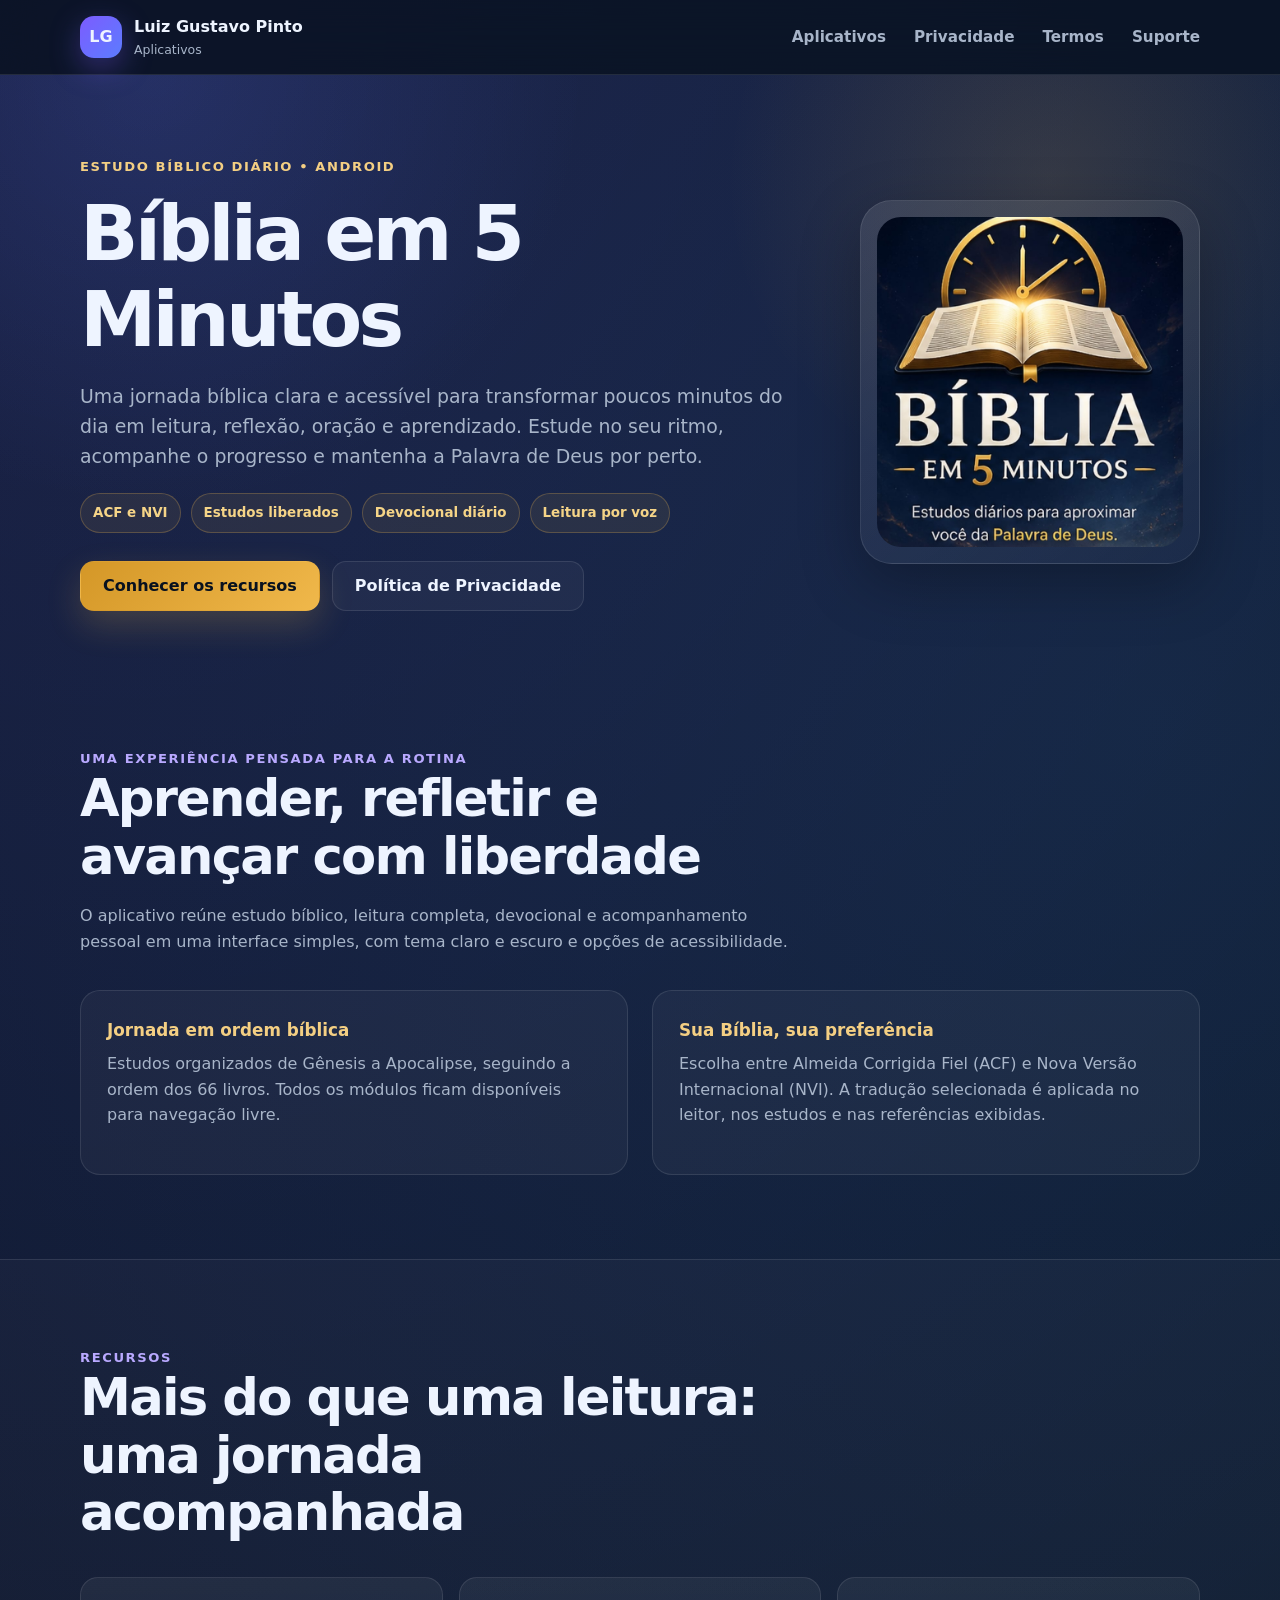
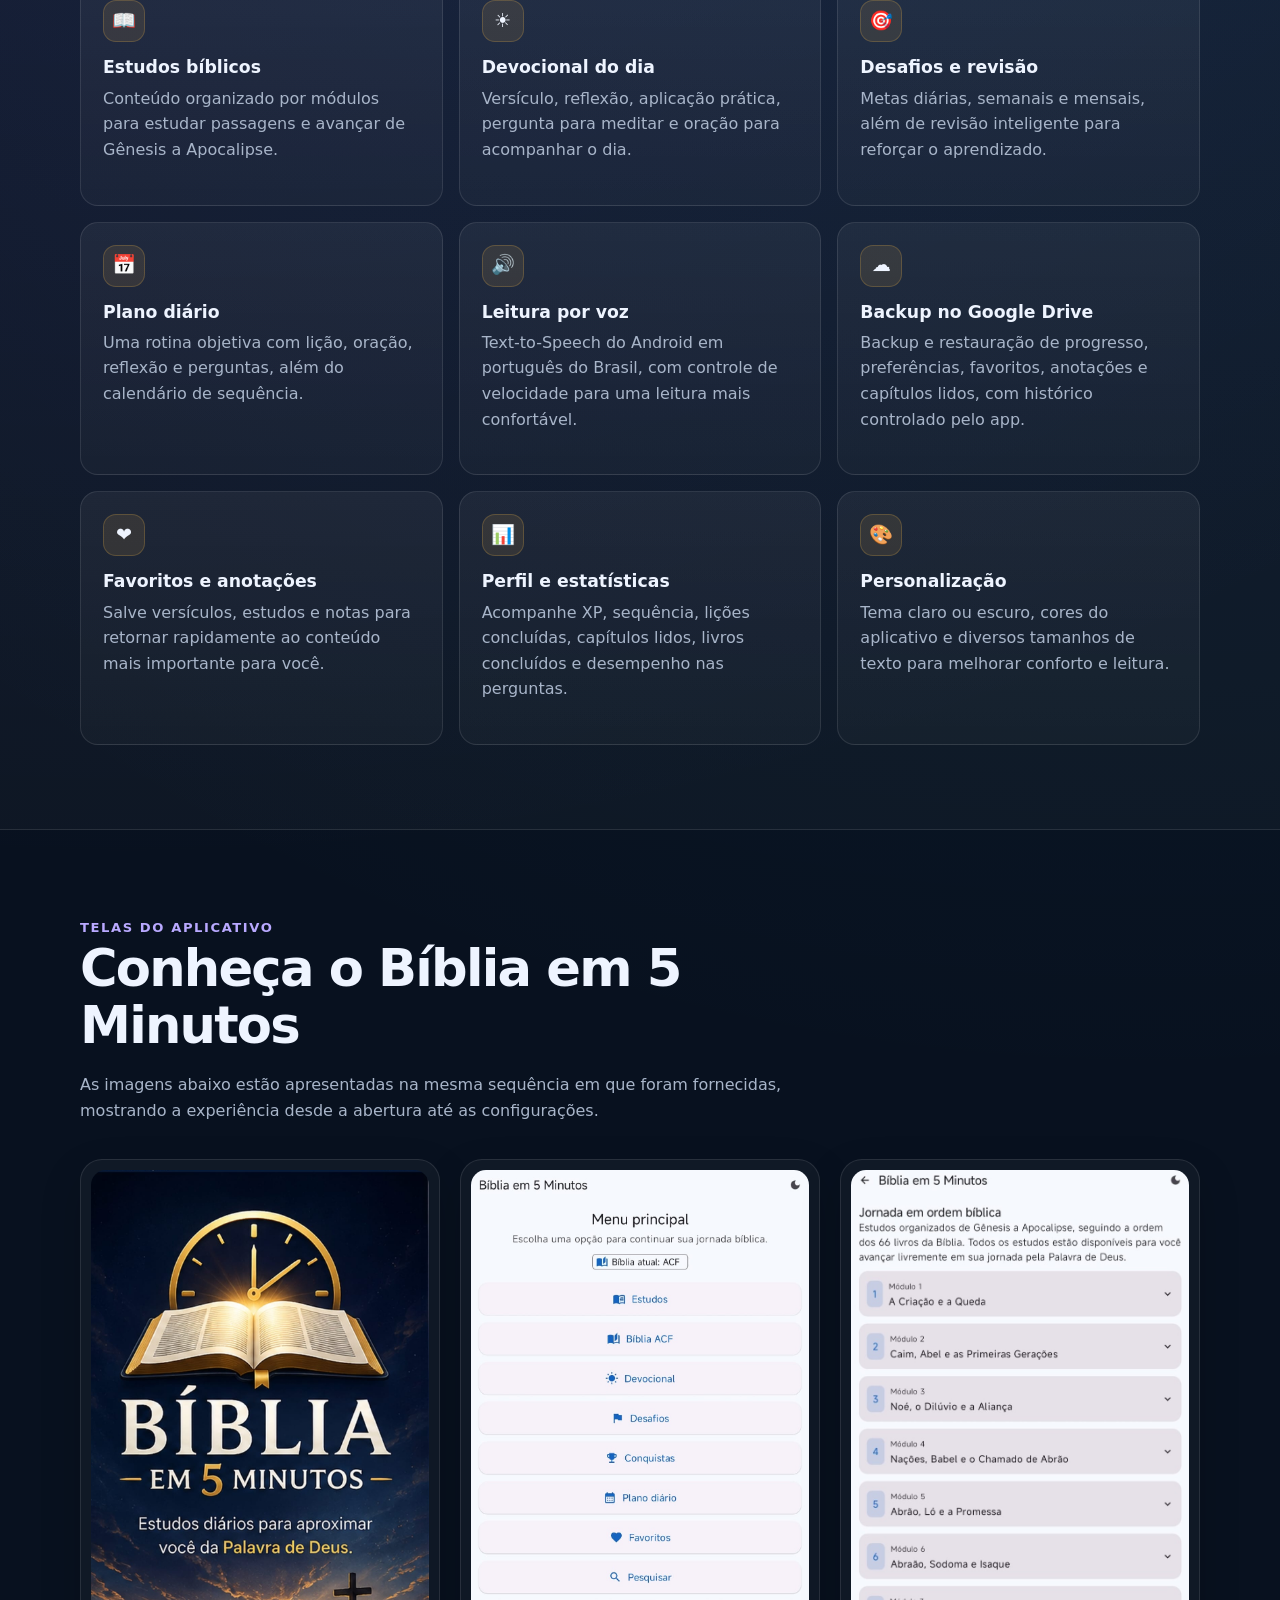
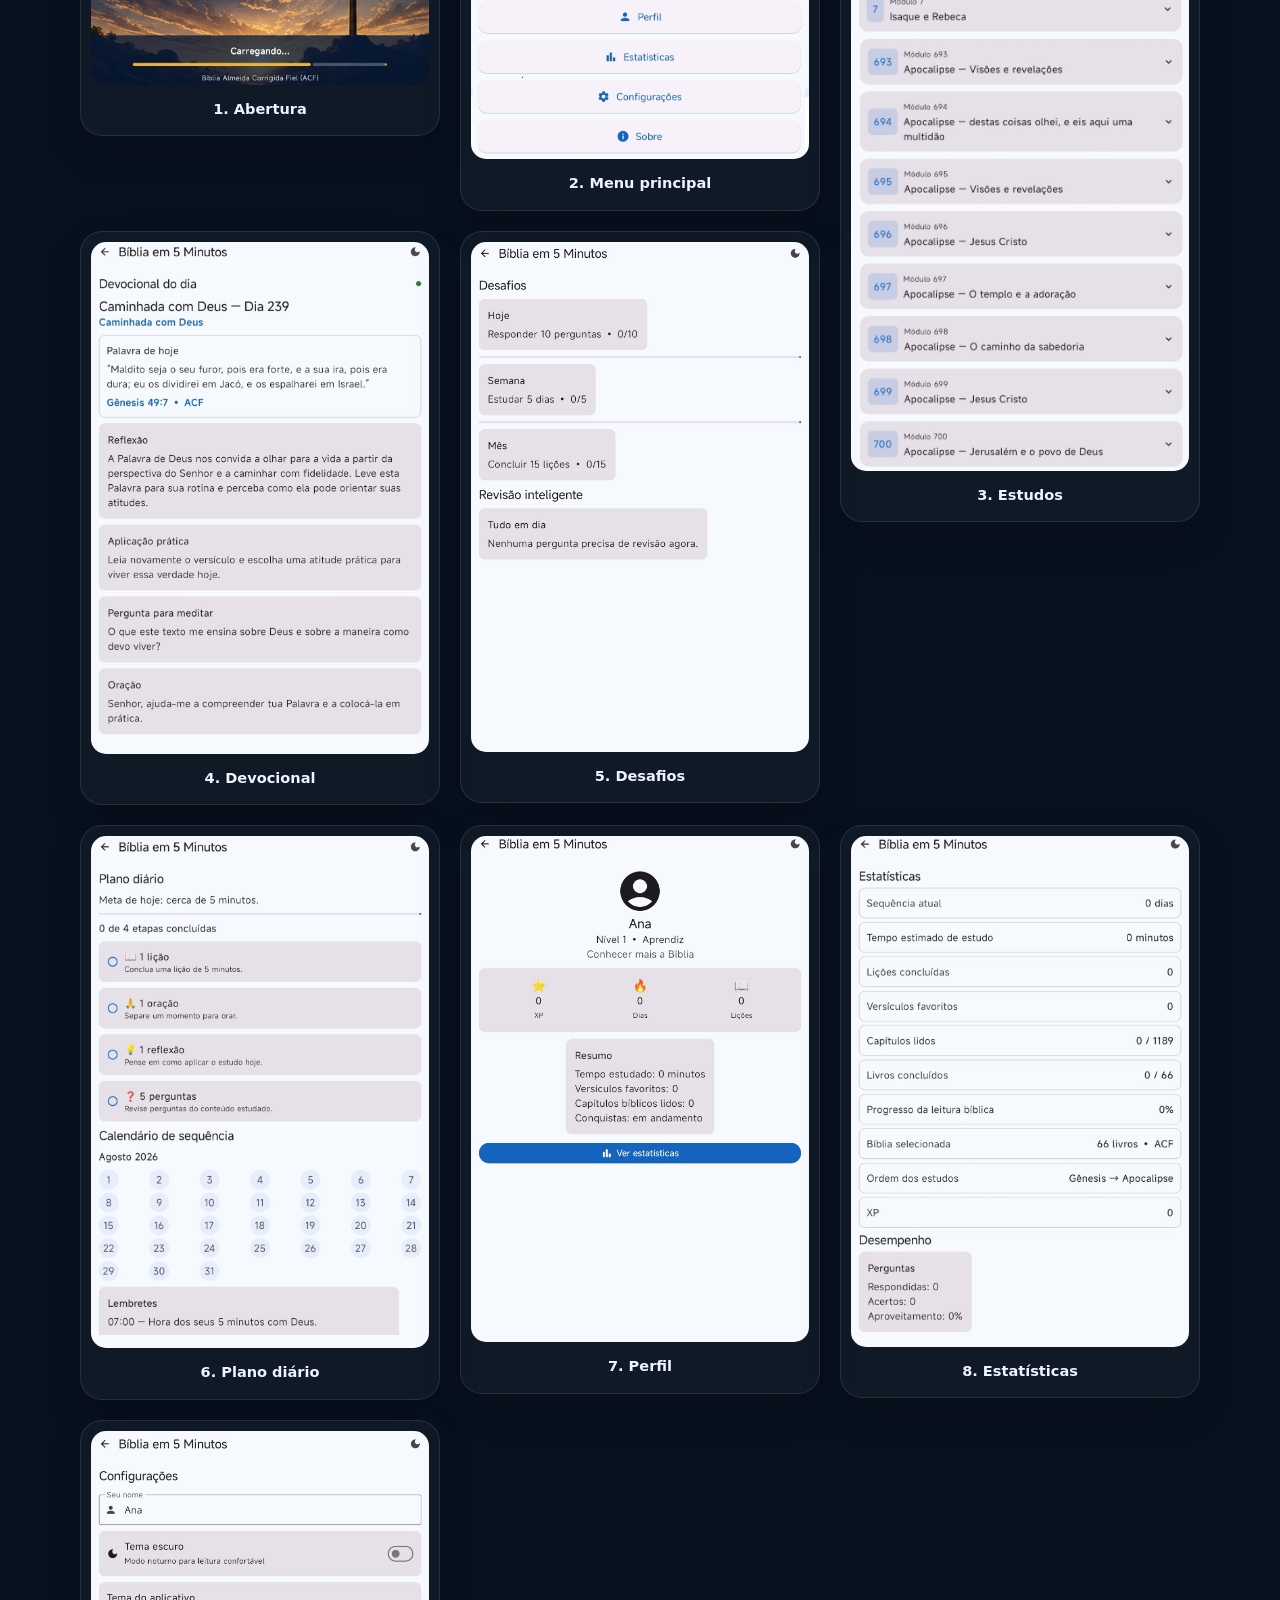
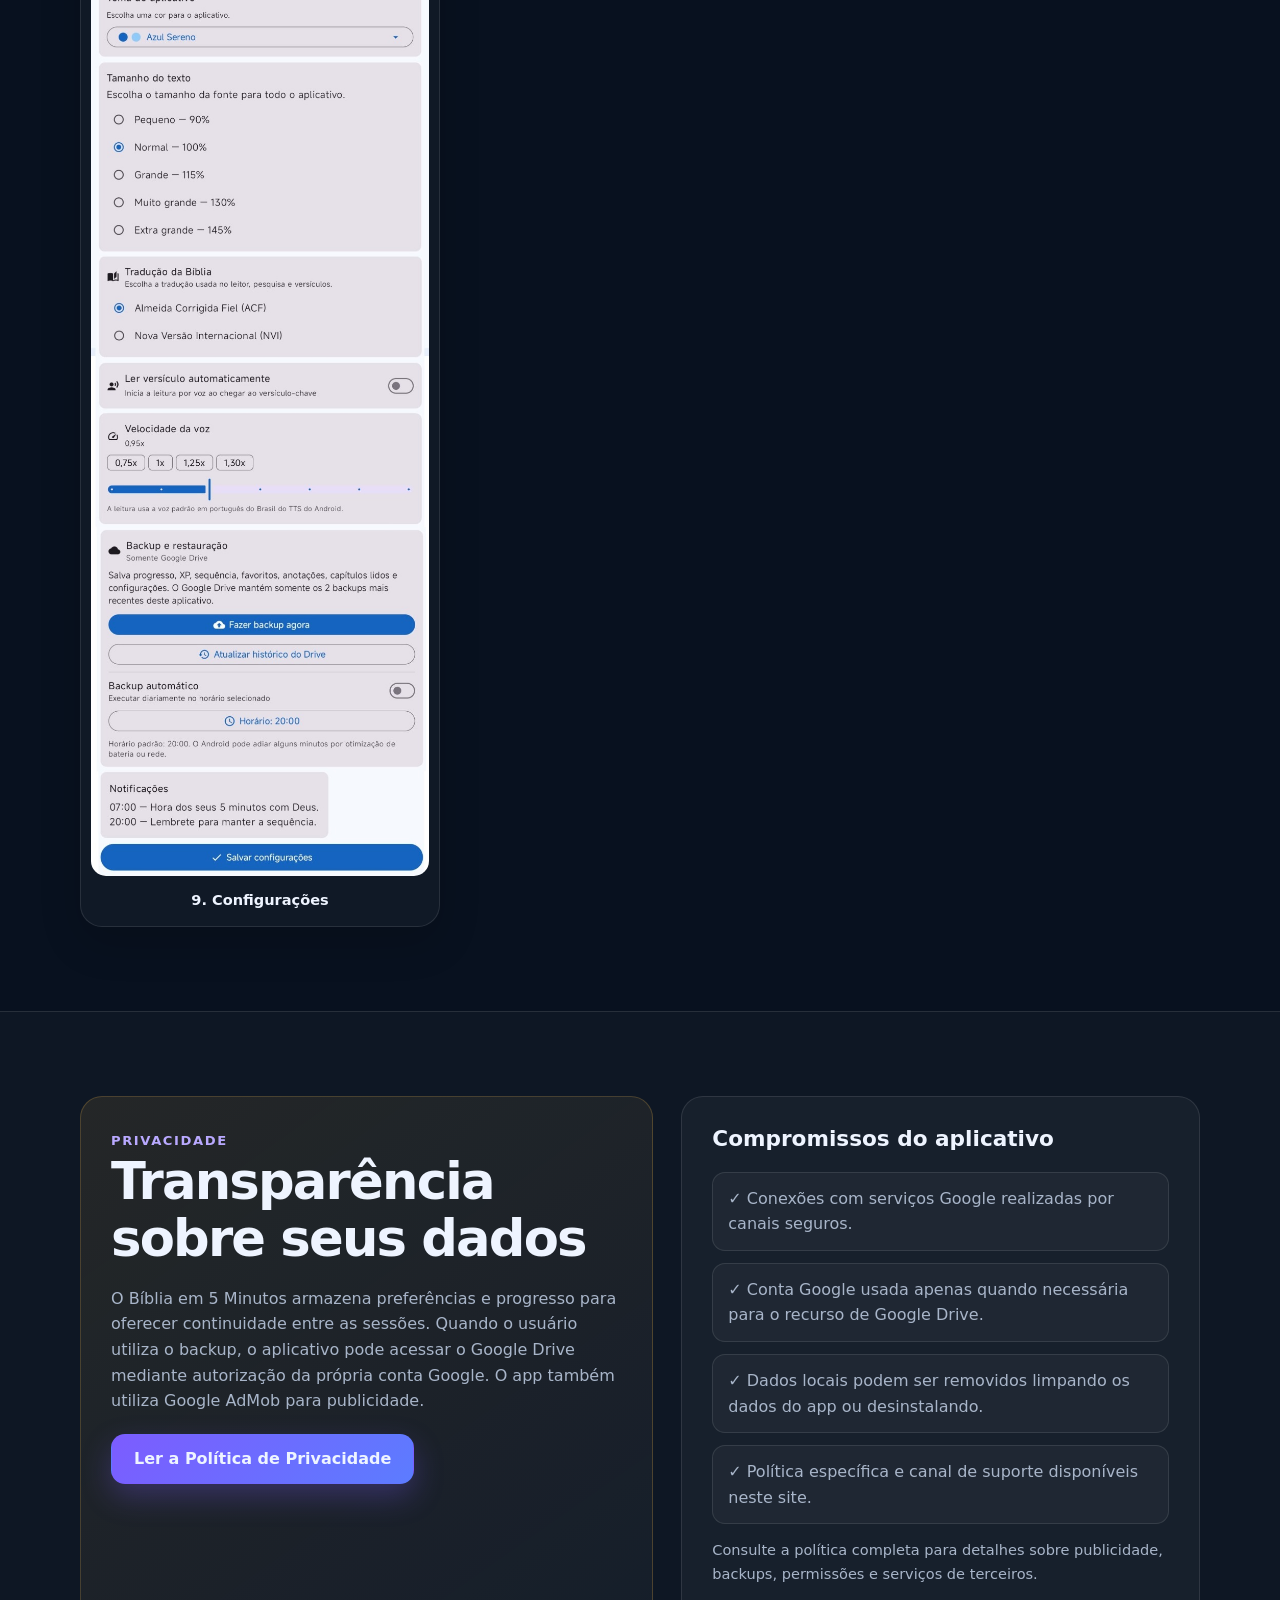
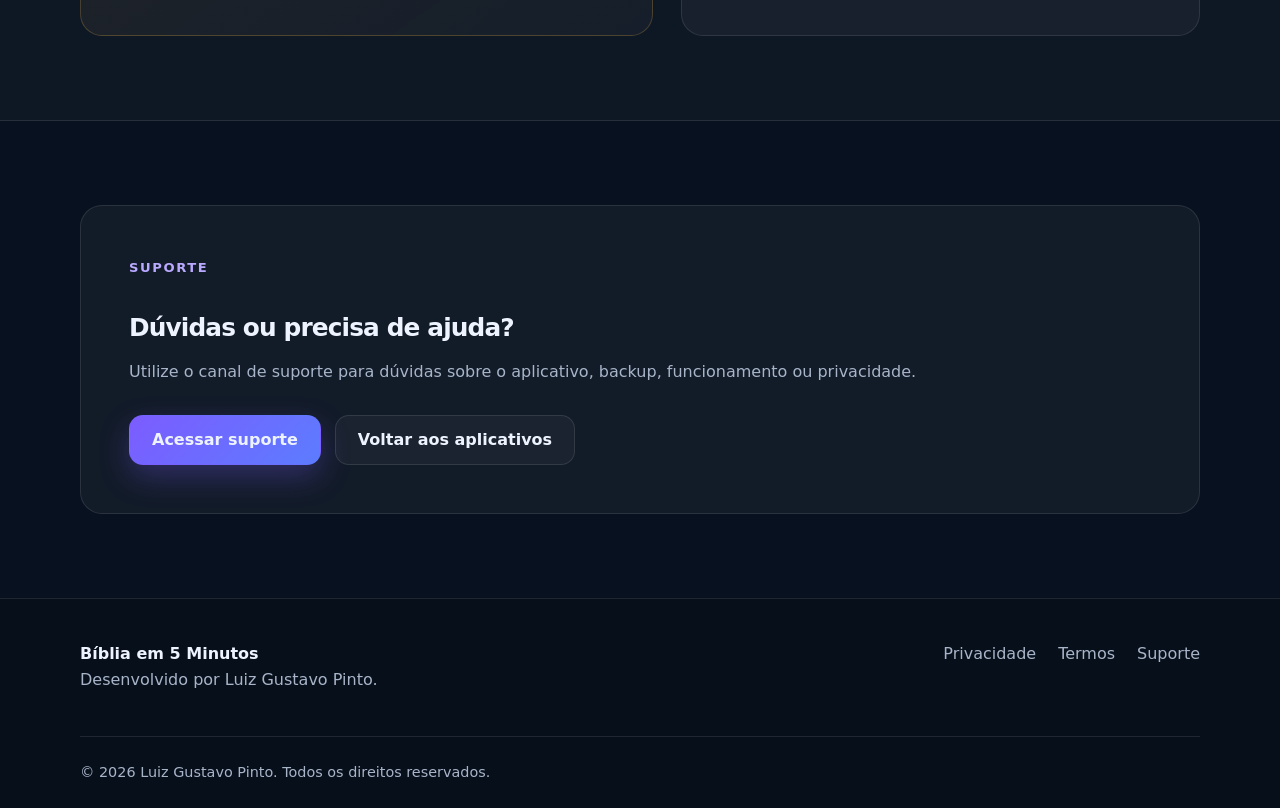
<file: apps/biblia-em-5-minutos.html>
<!doctype html>
<html lang="pt-BR">
<head>
  <meta charset="utf-8">
  <meta name="viewport" content="width=device-width, initial-scale=1">
  <meta name="description" content="Bíblia em 5 Minutos: estudos bíblicos, ACF e NVI, devocionais, plano diário, desafios, leitura por voz, progresso e backup no Google Drive.">
  <meta name="theme-color" content="#08111f">
  <title>Bíblia em 5 Minutos | Luiz Gustavo Pinto</title>
  <link rel="icon" href="../assets/img/biblia-em-5-minutos/icone-app.png" type="image/png">
  <link rel="stylesheet" href="../assets/css/style.css">
  <style>
    .biblia-page{--biblia-gold:#f0b84b;--biblia-blue:#2f80d0}
    .biblia-hero{
      padding:78px 0 50px;
      background:
        radial-gradient(circle at 82% 18%,rgba(240,184,75,.14),transparent 28%),
        radial-gradient(circle at 12% 0%,rgba(92,124,255,.15),transparent 34%);
    }
    .biblia-hero-grid{display:grid;grid-template-columns:minmax(0,1.15fr) minmax(280px,.55fr);gap:52px;align-items:center}
    .biblia-kicker{display:inline-flex;align-items:center;gap:8px;color:#f4cf83;font-size:.82rem;font-weight:850;text-transform:uppercase;letter-spacing:.12em}
    .biblia-hero h1{font-size:clamp(2.7rem,6vw,5.2rem);margin-top:12px}
    .biblia-lead{font-size:1.18rem;max-width:720px}
    .biblia-icon-wrap{
      width:min(100%,340px);justify-self:end;padding:16px;border-radius:32px;
      background:linear-gradient(145deg,rgba(255,255,255,.10),rgba(255,255,255,.025));
      border:1px solid var(--line);box-shadow:var(--shadow)
    }
    .biblia-icon-wrap img{display:block;width:100%;border-radius:24px}
    .biblia-actions{display:flex;gap:12px;flex-wrap:wrap;margin-top:28px}
    .biblia-actions .primary{background:linear-gradient(135deg,#d49727,#f0b84b);color:#08111f;box-shadow:0 14px 34px rgba(240,184,75,.20)}
    .biblia-meta{display:flex;gap:10px;flex-wrap:wrap;margin-top:22px}
    .biblia-pill{padding:8px 12px;border-radius:999px;border:1px solid rgba(240,184,75,.25);background:rgba(240,184,75,.08);color:#f5d487;font-size:.84rem;font-weight:800}
    .biblia-story{display:grid;grid-template-columns:1fr 1fr;gap:24px}
    .biblia-story-card{padding:26px;border:1px solid var(--line);border-radius:20px;background:rgba(255,255,255,.04)}
    .biblia-story-card strong{display:block;color:#f4cf83;margin-bottom:7px;font-size:1.05rem}
    .biblia-feature-grid{display:grid;grid-template-columns:repeat(3,minmax(0,1fr));gap:16px}
    .biblia-feature{
      min-height:180px;padding:22px;border-radius:18px;border:1px solid var(--line);
      background:linear-gradient(180deg,rgba(255,255,255,.055),rgba(255,255,255,.026))
    }
    .biblia-feature-icon{width:42px;height:42px;border-radius:13px;display:grid;place-items:center;margin-bottom:16px;background:rgba(240,184,75,.11);border:1px solid rgba(240,184,75,.22);font-size:1.2rem}
    .biblia-feature h3{font-size:1.08rem;margin-bottom:8px}
    .screens-intro{max-width:770px}
    .biblia-gallery{display:grid;grid-template-columns:repeat(3,minmax(0,1fr));gap:20px;margin-top:28px;align-items:start}
    .biblia-screen{
      margin:0;padding:10px;border-radius:22px;background:rgba(255,255,255,.035);
      border:1px solid var(--line);box-shadow:0 16px 42px rgba(0,0,0,.16)
    }
    .biblia-screen img{display:block;width:100%;height:auto;border-radius:15px;background:#f3f6fb}
    .biblia-screen figcaption{padding:12px 7px 5px;text-align:center;font-weight:800;color:var(--text);font-size:.91rem}
    .biblia-screen:nth-child(3){grid-row:span 2}
    .biblia-privacy{
      display:grid;grid-template-columns:1.05fr .95fr;gap:28px;align-items:stretch
    }
    .biblia-privacy-card{padding:30px;border-radius:22px;border:1px solid var(--line);background:rgba(255,255,255,.04)}
    .biblia-privacy-card.gold{background:linear-gradient(145deg,rgba(240,184,75,.10),rgba(255,255,255,.03));border-color:rgba(240,184,75,.22)}
    .biblia-privacy-list{display:grid;gap:12px;margin-top:20px}
    .biblia-privacy-list span{display:block;padding:13px 15px;border-radius:13px;background:rgba(255,255,255,.035);border:1px solid var(--line);color:var(--muted)}
    .biblia-note{margin-top:14px;font-size:.91rem;color:var(--muted)}
    @media(max-width:900px){
      .biblia-hero-grid,.biblia-privacy{grid-template-columns:1fr}
      .biblia-icon-wrap{justify-self:start;width:min(280px,72vw)}
      .biblia-feature-grid{grid-template-columns:repeat(2,minmax(0,1fr))}
      .biblia-gallery{grid-template-columns:repeat(2,minmax(0,1fr))}
      .biblia-screen:nth-child(3){grid-row:auto}
    }
    @media(max-width:580px){
      .biblia-story,.biblia-feature-grid,.biblia-gallery{grid-template-columns:1fr}
      .biblia-hero{padding-top:54px}
      .biblia-icon-wrap{width:min(240px,70vw)}
    }
  </style>
</head>
<body class="biblia-page">
  <a class="skip-link" href="#conteudo">Pular para o conteúdo</a>
  <header class="site-header">
    <div class="container nav-wrap">
      <a class="brand" href="../">
        <span class="brand-mark">LG</span>
        <span><strong>Luiz Gustavo Pinto</strong><small>Aplicativos</small></span>
      </a>
      <button class="menu-toggle" aria-expanded="false" aria-controls="menu-principal">
        <span></span><span></span><span></span><span class="sr-only">Abrir menu</span>
      </button>
      <nav id="menu-principal" class="main-nav" aria-label="Navegação principal">
        <a href="../#aplicativos">Aplicativos</a>
        <a href="../privacidade/biblia-em-5-minutos.html">Privacidade</a>
        <a href="../termos/">Termos</a>
        <a href="../suporte/">Suporte</a>
      </nav>
    </div>
  </header>

  <main id="conteudo">
    <section class="biblia-hero">
      <div class="container biblia-hero-grid">
        <div>
          <span class="biblia-kicker">Estudo bíblico diário • Android</span>
          <h1>Bíblia em 5 Minutos</h1>
          <p class="biblia-lead">
            Uma jornada bíblica clara e acessível para transformar poucos minutos do dia
            em leitura, reflexão, oração e aprendizado. Estude no seu ritmo, acompanhe o
            progresso e mantenha a Palavra de Deus por perto.
          </p>
          <div class="biblia-meta">
            <span class="biblia-pill">ACF e NVI</span>
            <span class="biblia-pill">Estudos liberados</span>
            <span class="biblia-pill">Devocional diário</span>
            <span class="biblia-pill">Leitura por voz</span>
          </div>
          <div class="biblia-actions">
            <a class="button primary" href="#recursos">Conhecer os recursos</a>
            <a class="button secondary" href="../privacidade/biblia-em-5-minutos.html">Política de Privacidade</a>
          </div>
        </div>
        <div class="biblia-icon-wrap">
          <img src="../assets/img/biblia-em-5-minutos/icone-app.png" alt="Ícone do aplicativo Bíblia em 5 Minutos">
        </div>
      </div>
    </section>

    <section class="section">
      <div class="container">
        <div class="section-heading">
          <span class="eyebrow">Uma experiência pensada para a rotina</span>
          <h2>Aprender, refletir e avançar com liberdade</h2>
          <p>
            O aplicativo reúne estudo bíblico, leitura completa, devocional e acompanhamento
            pessoal em uma interface simples, com tema claro e escuro e opções de acessibilidade.
          </p>
        </div>
        <div class="biblia-story">
          <div class="biblia-story-card">
            <strong>Jornada em ordem bíblica</strong>
            <p>Estudos organizados de Gênesis a Apocalipse, seguindo a ordem dos 66 livros. Todos os módulos ficam disponíveis para navegação livre.</p>
          </div>
          <div class="biblia-story-card">
            <strong>Sua Bíblia, sua preferência</strong>
            <p>Escolha entre Almeida Corrigida Fiel (ACF) e Nova Versão Internacional (NVI). A tradução selecionada é aplicada no leitor, nos estudos e nas referências exibidas.</p>
          </div>
        </div>
      </div>
    </section>

    <section id="recursos" class="section section-alt">
      <div class="container">
        <div class="section-heading">
          <span class="eyebrow">Recursos</span>
          <h2>Mais do que uma leitura: uma jornada acompanhada</h2>
        </div>
        <div class="biblia-feature-grid">
          <article class="biblia-feature"><div class="biblia-feature-icon">📖</div><h3>Estudos bíblicos</h3><p>Conteúdo organizado por módulos para estudar passagens e avançar de Gênesis a Apocalipse.</p></article>
          <article class="biblia-feature"><div class="biblia-feature-icon">☀️</div><h3>Devocional do dia</h3><p>Versículo, reflexão, aplicação prática, pergunta para meditar e oração para acompanhar o dia.</p></article>
          <article class="biblia-feature"><div class="biblia-feature-icon">🎯</div><h3>Desafios e revisão</h3><p>Metas diárias, semanais e mensais, além de revisão inteligente para reforçar o aprendizado.</p></article>
          <article class="biblia-feature"><div class="biblia-feature-icon">📅</div><h3>Plano diário</h3><p>Uma rotina objetiva com lição, oração, reflexão e perguntas, além do calendário de sequência.</p></article>
          <article class="biblia-feature"><div class="biblia-feature-icon">🔊</div><h3>Leitura por voz</h3><p>Text-to-Speech do Android em português do Brasil, com controle de velocidade para uma leitura mais confortável.</p></article>
          <article class="biblia-feature"><div class="biblia-feature-icon">☁️</div><h3>Backup no Google Drive</h3><p>Backup e restauração de progresso, preferências, favoritos, anotações e capítulos lidos, com histórico controlado pelo app.</p></article>
          <article class="biblia-feature"><div class="biblia-feature-icon">❤️</div><h3>Favoritos e anotações</h3><p>Salve versículos, estudos e notas para retornar rapidamente ao conteúdo mais importante para você.</p></article>
          <article class="biblia-feature"><div class="biblia-feature-icon">📊</div><h3>Perfil e estatísticas</h3><p>Acompanhe XP, sequência, lições concluídas, capítulos lidos, livros concluídos e desempenho nas perguntas.</p></article>
          <article class="biblia-feature"><div class="biblia-feature-icon">🎨</div><h3>Personalização</h3><p>Tema claro ou escuro, cores do aplicativo e diversos tamanhos de texto para melhorar conforto e leitura.</p></article>
        </div>
      </div>
    </section>

    <section class="section">
      <div class="container">
        <div class="section-heading screens-intro">
          <span class="eyebrow">Telas do aplicativo</span>
          <h2>Conheça o Bíblia em 5 Minutos</h2>
          <p>As imagens abaixo estão apresentadas na mesma sequência em que foram fornecidas, mostrando a experiência desde a abertura até as configurações.</p>
        </div>
        <div class="biblia-gallery">
          <figure class="biblia-screen"><img loading="lazy" src="../assets/img/biblia-em-5-minutos/01-splash.jpg" alt="Tela de abertura do Bíblia em 5 Minutos"><figcaption>1. Abertura</figcaption></figure>
          <figure class="biblia-screen"><img loading="lazy" src="../assets/img/biblia-em-5-minutos/02-menu-principal.jpg" alt="Menu principal do Bíblia em 5 Minutos"><figcaption>2. Menu principal</figcaption></figure>
          <figure class="biblia-screen"><img loading="lazy" src="../assets/img/biblia-em-5-minutos/03-estudos.jpg" alt="Tela de estudos em ordem bíblica"><figcaption>3. Estudos</figcaption></figure>
          <figure class="biblia-screen"><img loading="lazy" src="../assets/img/biblia-em-5-minutos/04-devocional.jpg" alt="Tela do devocional do dia"><figcaption>4. Devocional</figcaption></figure>
          <figure class="biblia-screen"><img loading="lazy" src="../assets/img/biblia-em-5-minutos/05-desafios.jpg" alt="Tela de desafios e revisão inteligente"><figcaption>5. Desafios</figcaption></figure>
          <figure class="biblia-screen"><img loading="lazy" src="../assets/img/biblia-em-5-minutos/06-plano-diario.jpg" alt="Tela do plano diário e calendário de sequência"><figcaption>6. Plano diário</figcaption></figure>
          <figure class="biblia-screen"><img loading="lazy" src="../assets/img/biblia-em-5-minutos/07-perfil.jpg" alt="Tela de perfil e resumo de progresso"><figcaption>7. Perfil</figcaption></figure>
          <figure class="biblia-screen"><img loading="lazy" src="../assets/img/biblia-em-5-minutos/08-estatisticas.jpg" alt="Tela de estatísticas do aplicativo"><figcaption>8. Estatísticas</figcaption></figure>
          <figure class="biblia-screen"><img loading="lazy" src="../assets/img/biblia-em-5-minutos/09-configuracoes.jpg" alt="Tela de configurações com tema, Bíblia, voz e backup"><figcaption>9. Configurações</figcaption></figure>
        </div>
      </div>
    </section>

    <section class="section section-alt">
      <div class="container biblia-privacy">
        <div class="biblia-privacy-card gold">
          <span class="eyebrow">Privacidade</span>
          <h2>Transparência sobre seus dados</h2>
          <p>
            O Bíblia em 5 Minutos armazena preferências e progresso para oferecer continuidade entre as sessões.
            Quando o usuário utiliza o backup, o aplicativo pode acessar o Google Drive mediante autorização da própria conta Google.
            O app também utiliza Google AdMob para publicidade.
          </p>
          <a class="button primary" href="../privacidade/biblia-em-5-minutos.html">Ler a Política de Privacidade</a>
        </div>
        <div class="biblia-privacy-card">
          <h3>Compromissos do aplicativo</h3>
          <div class="biblia-privacy-list">
            <span>✓ Conexões com serviços Google realizadas por canais seguros.</span>
            <span>✓ Conta Google usada apenas quando necessária para o recurso de Google Drive.</span>
            <span>✓ Dados locais podem ser removidos limpando os dados do app ou desinstalando.</span>
            <span>✓ Política específica e canal de suporte disponíveis neste site.</span>
          </div>
          <p class="biblia-note">Consulte a política completa para detalhes sobre publicidade, backups, permissões e serviços de terceiros.</p>
        </div>
      </div>
    </section>

    <section class="section">
      <div class="container">
        <div class="content-card" style="margin-bottom:0">
          <span class="eyebrow">Suporte</span>
          <h2>Dúvidas ou precisa de ajuda?</h2>
          <p>Utilize o canal de suporte para dúvidas sobre o aplicativo, backup, funcionamento ou privacidade.</p>
          <div class="hero-actions">
            <a class="button primary" href="../suporte/">Acessar suporte</a>
            <a class="button secondary" href="../">Voltar aos aplicativos</a>
          </div>
        </div>
      </div>
    </section>
  </main>

  <footer class="site-footer">
    <div class="container footer-grid">
      <div><strong>Bíblia em 5 Minutos</strong><p>Desenvolvido por Luiz Gustavo Pinto.</p></div>
      <div class="footer-links">
        <a href="../privacidade/biblia-em-5-minutos.html">Privacidade</a>
        <a href="../termos/">Termos</a>
        <a href="../suporte/">Suporte</a>
      </div>
    </div>
    <div class="container footer-bottom">© <span id="ano"></span> Luiz Gustavo Pinto. Todos os direitos reservados.</div>
  </footer>

  <script src="../assets/js/main.js"></script>
</body>
</html>
</file>
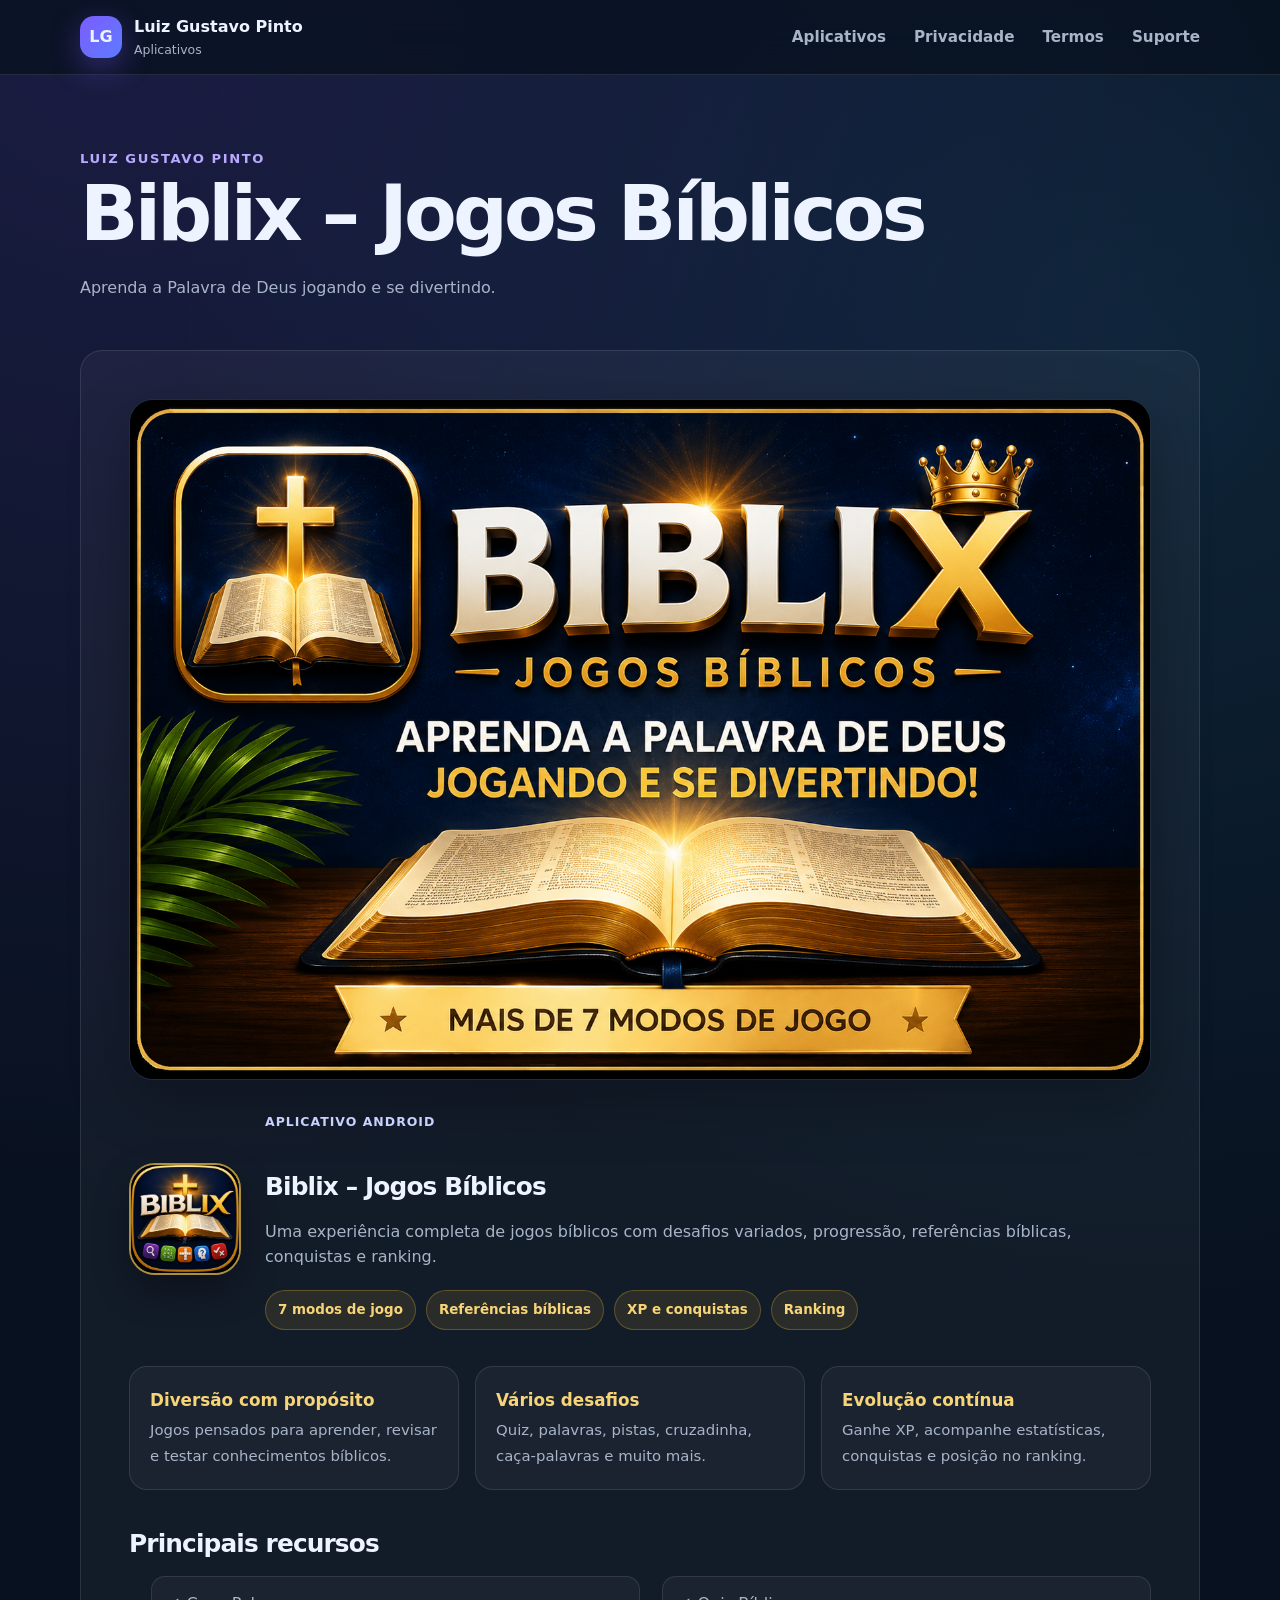
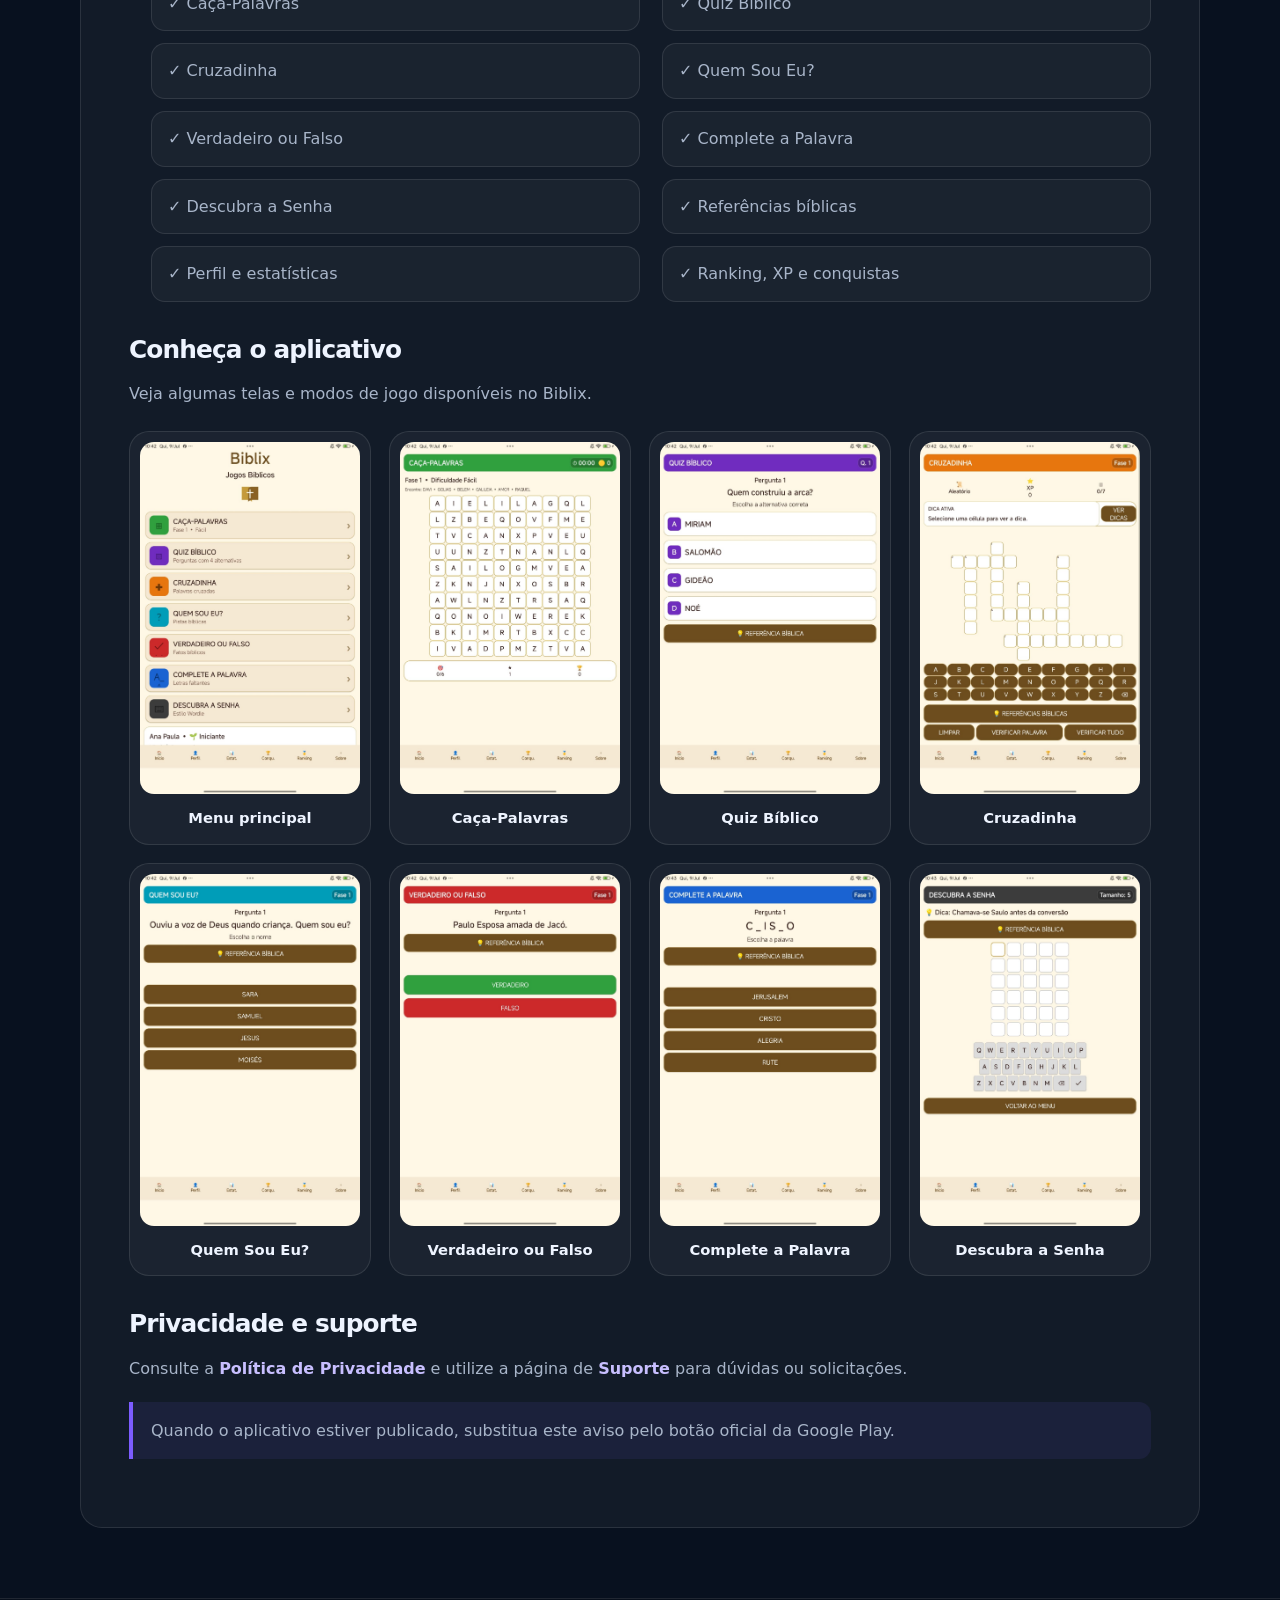
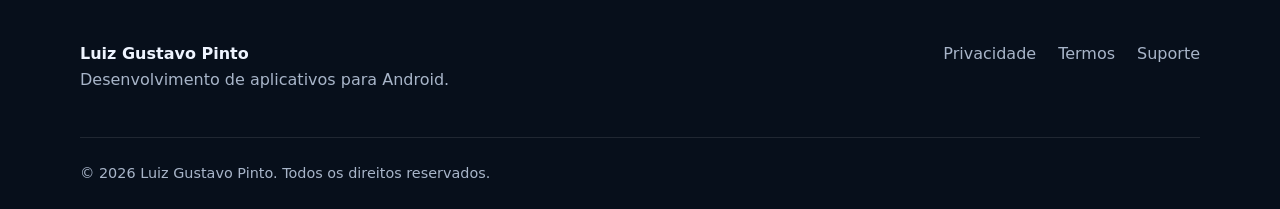
<file: apps/biblix.html>
<!doctype html>
<html lang="pt-BR">
<head>
  <meta charset="utf-8">
  <meta name="viewport" content="width=device-width, initial-scale=1">
  <meta name="description" content="Jogos e desafios inspirados em temas bíblicos.">
  <meta name="theme-color" content="#0b1220">
  <title>Biblix – Jogos Bíblicos | Luiz Gustavo Pinto</title>
  <link rel="icon" href="../assets/img/favicon.svg" type="image/svg+xml">
  <link rel="stylesheet" href="../assets/css/style.css">

  <style>
    .biblix-hero-banner {
      overflow: hidden;
      border-radius: 24px;
      border: 1px solid var(--line);
      box-shadow: var(--shadow);
      margin-bottom: 28px;
      background: #071428;
    }

    .biblix-hero-banner img {
      display: block;
      width: 100%;
      height: auto;
    }

    .biblix-intro {
      display: grid;
      grid-template-columns: 112px 1fr;
      gap: 24px;
      align-items: center;
      margin: 28px 0 36px;
    }

    .biblix-logo {
      width: 112px;
      height: 112px;
      border-radius: 26px;
      object-fit: cover;
      box-shadow: 0 16px 36px rgba(0,0,0,.30);
      border: 2px solid rgba(255,205,76,.65);
    }

    .biblix-badges {
      display: flex;
      flex-wrap: wrap;
      gap: 10px;
      margin-top: 16px;
    }

    .biblix-badge {
      padding: 8px 12px;
      border-radius: 999px;
      background: rgba(255, 196, 60, .10);
      border: 1px solid rgba(255, 196, 60, .26);
      color: #f7d477;
      font-size: .84rem;
      font-weight: 800;
    }

    .biblix-highlight {
      display: grid;
      grid-template-columns: repeat(3, minmax(0, 1fr));
      gap: 16px;
      margin: 28px 0 40px;
    }

    .biblix-highlight div {
      padding: 20px;
      border-radius: 18px;
      border: 1px solid var(--line);
      background: rgba(255,255,255,.04);
    }

    .biblix-highlight strong {
      display: block;
      color: #f7d477;
      margin-bottom: 4px;
      font-size: 1.05rem;
    }

    .biblix-highlight span {
      color: var(--muted);
      font-size: .93rem;
    }

    .screens-title {
      margin-top: 44px;
    }

    .screens-grid {
      display: grid;
      grid-template-columns: repeat(4, minmax(0, 1fr));
      gap: 18px;
      margin-top: 24px;
    }

    .screen-card {
      margin: 0;
      padding: 10px;
      border-radius: 20px;
      background: rgba(255,255,255,.04);
      border: 1px solid var(--line);
      transition: transform .2s ease, border-color .2s ease;
    }

    .screen-card:hover {
      transform: translateY(-4px);
      border-color: rgba(255, 205, 76, .45);
    }

    .screen-card img {
      display: block;
      width: 100%;
      height: auto;
      border-radius: 14px;
      background: #f8efd9;
    }

    .screen-card figcaption {
      padding: 12px 6px 4px;
      text-align: center;
      font-weight: 800;
      color: var(--text);
      font-size: .92rem;
    }

    .biblix-features {
      display: grid;
      grid-template-columns: repeat(2, minmax(0,1fr));
      gap: 12px 22px;
      padding: 0;
      list-style: none;
    }

    .biblix-features li {
      padding: 14px 16px;
      margin: 0;
      border-radius: 14px;
      background: rgba(255,255,255,.035);
      border: 1px solid var(--line);
    }

    @media (max-width: 900px) {
      .screens-grid { grid-template-columns: repeat(2, minmax(0, 1fr)); }
      .biblix-highlight { grid-template-columns: 1fr; }
    }

    @media (max-width: 560px) {
      .biblix-intro { grid-template-columns: 78px 1fr; gap: 16px; }
      .biblix-logo { width: 78px; height: 78px; border-radius: 20px; }
      .screens-grid { grid-template-columns: 1fr; }
      .biblix-features { grid-template-columns: 1fr; }
    }
  </style>

</head>
<body>
  <header class="site-header">
    <div class="container nav-wrap">
      <a class="brand" href="../">
        <span class="brand-mark">LG</span>
        <span><strong>Luiz Gustavo Pinto</strong><small>Aplicativos</small></span>
      </a>
      <button class="menu-toggle" aria-expanded="false" aria-controls="menu-principal">
        <span></span><span></span><span></span><span class="sr-only">Abrir menu</span>
      </button>
      <nav id="menu-principal" class="main-nav">
        <a href="../#aplicativos">Aplicativos</a>
        <a href="../privacidade/">Privacidade</a>
        <a href="../termos/">Termos</a>
        <a href="../suporte/">Suporte</a>
      </nav>
    </div>
  </header>
  
  <main>
    <section class="page-hero">
      <div class="container">
        <span class="eyebrow">Luiz Gustavo Pinto</span>
        <h1>Biblix – Jogos Bíblicos</h1>
        <p>Aprenda a Palavra de Deus jogando e se divertindo.</p>
      </div>
    </section>

    <section class="container">
      <div class="content-card">
        <div class="biblix-hero-banner">
          <img src="../assets/img/biblix/banner-biblix.png"
               alt="Banner do Biblix Jogos Bíblicos com Bíblia aberta e a frase Aprenda a Palavra de Deus jogando e se divertindo">
        </div>

        <div class="biblix-intro">
          <img class="biblix-logo"
               src="../assets/img/biblix/icone-biblix.png"
               alt="Ícone do aplicativo Biblix">
          <div>
            <span class="tag">Aplicativo Android</span>
            <h2>Biblix – Jogos Bíblicos</h2>
            <p>
              Uma experiência completa de jogos bíblicos com desafios variados,
              progressão, referências bíblicas, conquistas e ranking.
            </p>
            <div class="biblix-badges">
              <span class="biblix-badge">7 modos de jogo</span>
              <span class="biblix-badge">Referências bíblicas</span>
              <span class="biblix-badge">XP e conquistas</span>
              <span class="biblix-badge">Ranking</span>
            </div>
          </div>
        </div>

        <div class="biblix-highlight">
          <div>
            <strong>Diversão com propósito</strong>
            <span>Jogos pensados para aprender, revisar e testar conhecimentos bíblicos.</span>
          </div>
          <div>
            <strong>Vários desafios</strong>
            <span>Quiz, palavras, pistas, cruzadinha, caça-palavras e muito mais.</span>
          </div>
          <div>
            <strong>Evolução contínua</strong>
            <span>Ganhe XP, acompanhe estatísticas, conquistas e posição no ranking.</span>
          </div>
        </div>

        <h2>Principais recursos</h2>
        <ul class="biblix-features">
          <li>✓ Caça-Palavras</li>
          <li>✓ Quiz Bíblico</li>
          <li>✓ Cruzadinha</li>
          <li>✓ Quem Sou Eu?</li>
          <li>✓ Verdadeiro ou Falso</li>
          <li>✓ Complete a Palavra</li>
          <li>✓ Descubra a Senha</li>
          <li>✓ Referências bíblicas</li>
          <li>✓ Perfil e estatísticas</li>
          <li>✓ Ranking, XP e conquistas</li>
        </ul>

        <h2 class="screens-title">Conheça o aplicativo</h2>
        <p>Veja algumas telas e modos de jogo disponíveis no Biblix.</p>

        <div class="screens-grid">
          <figure class="screen-card">
            <img loading="lazy" src="../assets/img/biblix/tela-menu.jpeg" alt="Tela inicial do Biblix com os modos de jogo">
            <figcaption>Menu principal</figcaption>
          </figure>

          <figure class="screen-card">
            <img loading="lazy" src="../assets/img/biblix/tela-caca-palavras.jpeg" alt="Tela do jogo Caça-Palavras">
            <figcaption>Caça-Palavras</figcaption>
          </figure>

          <figure class="screen-card">
            <img loading="lazy" src="../assets/img/biblix/tela-quiz-biblico.jpeg" alt="Tela do Quiz Bíblico">
            <figcaption>Quiz Bíblico</figcaption>
          </figure>

          <figure class="screen-card">
            <img loading="lazy" src="../assets/img/biblix/tela-cruzadinha.jpeg" alt="Tela do jogo Cruzadinha">
            <figcaption>Cruzadinha</figcaption>
          </figure>

          <figure class="screen-card">
            <img loading="lazy" src="../assets/img/biblix/tela-quem-sou-eu.jpeg" alt="Tela do jogo Quem Sou Eu">
            <figcaption>Quem Sou Eu?</figcaption>
          </figure>

          <figure class="screen-card">
            <img loading="lazy" src="../assets/img/biblix/tela-verdadeiro-falso.jpeg" alt="Tela do jogo Verdadeiro ou Falso">
            <figcaption>Verdadeiro ou Falso</figcaption>
          </figure>

          <figure class="screen-card">
            <img loading="lazy" src="../assets/img/biblix/tela-complete-palavra.jpeg" alt="Tela do jogo Complete a Palavra">
            <figcaption>Complete a Palavra</figcaption>
          </figure>

          <figure class="screen-card">
            <img loading="lazy" src="../assets/img/biblix/tela-descubra-senha.jpeg" alt="Tela do jogo Descubra a Senha">
            <figcaption>Descubra a Senha</figcaption>
          </figure>
        </div>

        <h2>Privacidade e suporte</h2>
        <p>
          Consulte a <a class="text-link" href="../privacidade/">Política de Privacidade</a>
          e utilize a página de <a class="text-link" href="../suporte/">Suporte</a>
          para dúvidas ou solicitações.
        </p>

        <p class="notice">
          Quando o aplicativo estiver publicado, substitua este aviso pelo botão oficial da Google Play.
        </p>
      </div>
    </section>
  </main>

  <footer class="site-footer">
    <div class="container footer-grid">
      <div><strong>Luiz Gustavo Pinto</strong><p>Desenvolvimento de aplicativos para Android.</p></div>
      <div class="footer-links">
        <a href="../privacidade/">Privacidade</a>
        <a href="../termos/">Termos</a>
        <a href="../suporte/">Suporte</a>
      </div>
    </div>
    <div class="container footer-bottom">© <span id="ano"></span> Luiz Gustavo Pinto. Todos os direitos reservados.</div>
  </footer>
  <script src="../assets/js/main.js"></script>
</body>
</html>
</file>
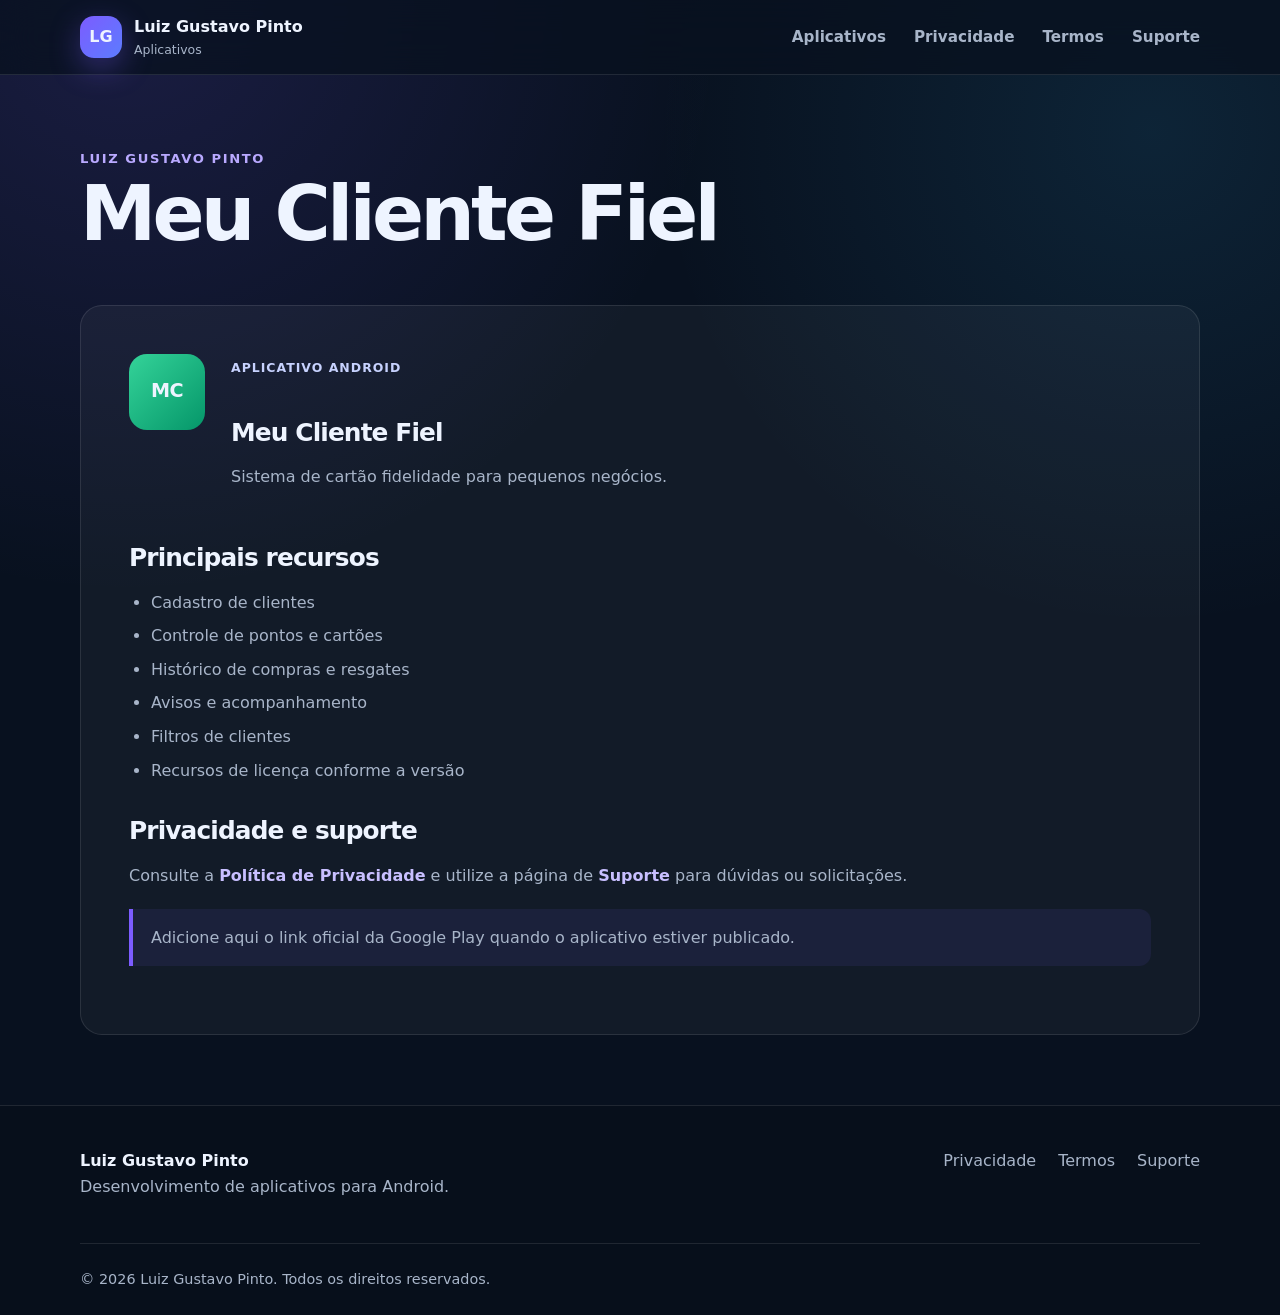
<file: apps/meu-cliente-fiel.html>
<!doctype html>
<html lang="pt-BR">
<head>
  <meta charset="utf-8">
  <meta name="viewport" content="width=device-width, initial-scale=1">
  <meta name="description" content="Sistema de cartão fidelidade para pequenos negócios.">
  <meta name="theme-color" content="#0b1220">
  <title>Meu Cliente Fiel | Luiz Gustavo Pinto</title>
  <link rel="icon" href="../assets/img/favicon.svg" type="image/svg+xml">
  <link rel="stylesheet" href="../assets/css/style.css">
</head>
<body>
  <header class="site-header">
    <div class="container nav-wrap">
      <a class="brand" href="../">
        <span class="brand-mark">LG</span>
        <span><strong>Luiz Gustavo Pinto</strong><small>Aplicativos</small></span>
      </a>
      <button class="menu-toggle" aria-expanded="false" aria-controls="menu-principal">
        <span></span><span></span><span></span><span class="sr-only">Abrir menu</span>
      </button>
      <nav id="menu-principal" class="main-nav">
        <a href="../#aplicativos">Aplicativos</a>
        <a href="../privacidade/">Privacidade</a>
        <a href="../termos/">Termos</a>
        <a href="../suporte/">Suporte</a>
      </nav>
    </div>
  </header>
  <main>
    <section class="page-hero">
      <div class="container"><span class="eyebrow">Luiz Gustavo Pinto</span><h1>Meu Cliente Fiel</h1></div>
    </section>
    <section class="container">
    <div class="content-card">
      <div class="app-detail">
        <div class="app-icon green">MC</div>
        <div>
          <span class="tag">Aplicativo Android</span>
          <h2>Meu Cliente Fiel</h2>
          <p>Sistema de cartão fidelidade para pequenos negócios.</p>
        </div>
      </div>
      <h2>Principais recursos</h2>
      <ul><li>Cadastro de clientes</li><li>Controle de pontos e cartões</li><li>Histórico de compras e resgates</li><li>Avisos e acompanhamento</li><li>Filtros de clientes</li><li>Recursos de licença conforme a versão</li></ul>
      <h2>Privacidade e suporte</h2>
      <p>Consulte a <a class="text-link" href="../privacidade/">Política de Privacidade</a> e utilize a página de <a class="text-link" href="../suporte/">Suporte</a> para dúvidas ou solicitações.</p>
      <p class="notice">Adicione aqui o link oficial da Google Play quando o aplicativo estiver publicado.</p>
    </div>
    </section>
  </main>
  <footer class="site-footer">
    <div class="container footer-grid">
      <div><strong>Luiz Gustavo Pinto</strong><p>Desenvolvimento de aplicativos para Android.</p></div>
      <div class="footer-links">
        <a href="../privacidade/">Privacidade</a>
        <a href="../termos/">Termos</a>
        <a href="../suporte/">Suporte</a>
      </div>
    </div>
    <div class="container footer-bottom">© <span id="ano"></span> Luiz Gustavo Pinto. Todos os direitos reservados.</div>
  </footer>
  <script src="../assets/js/main.js"></script>
</body>
</html>
</file>
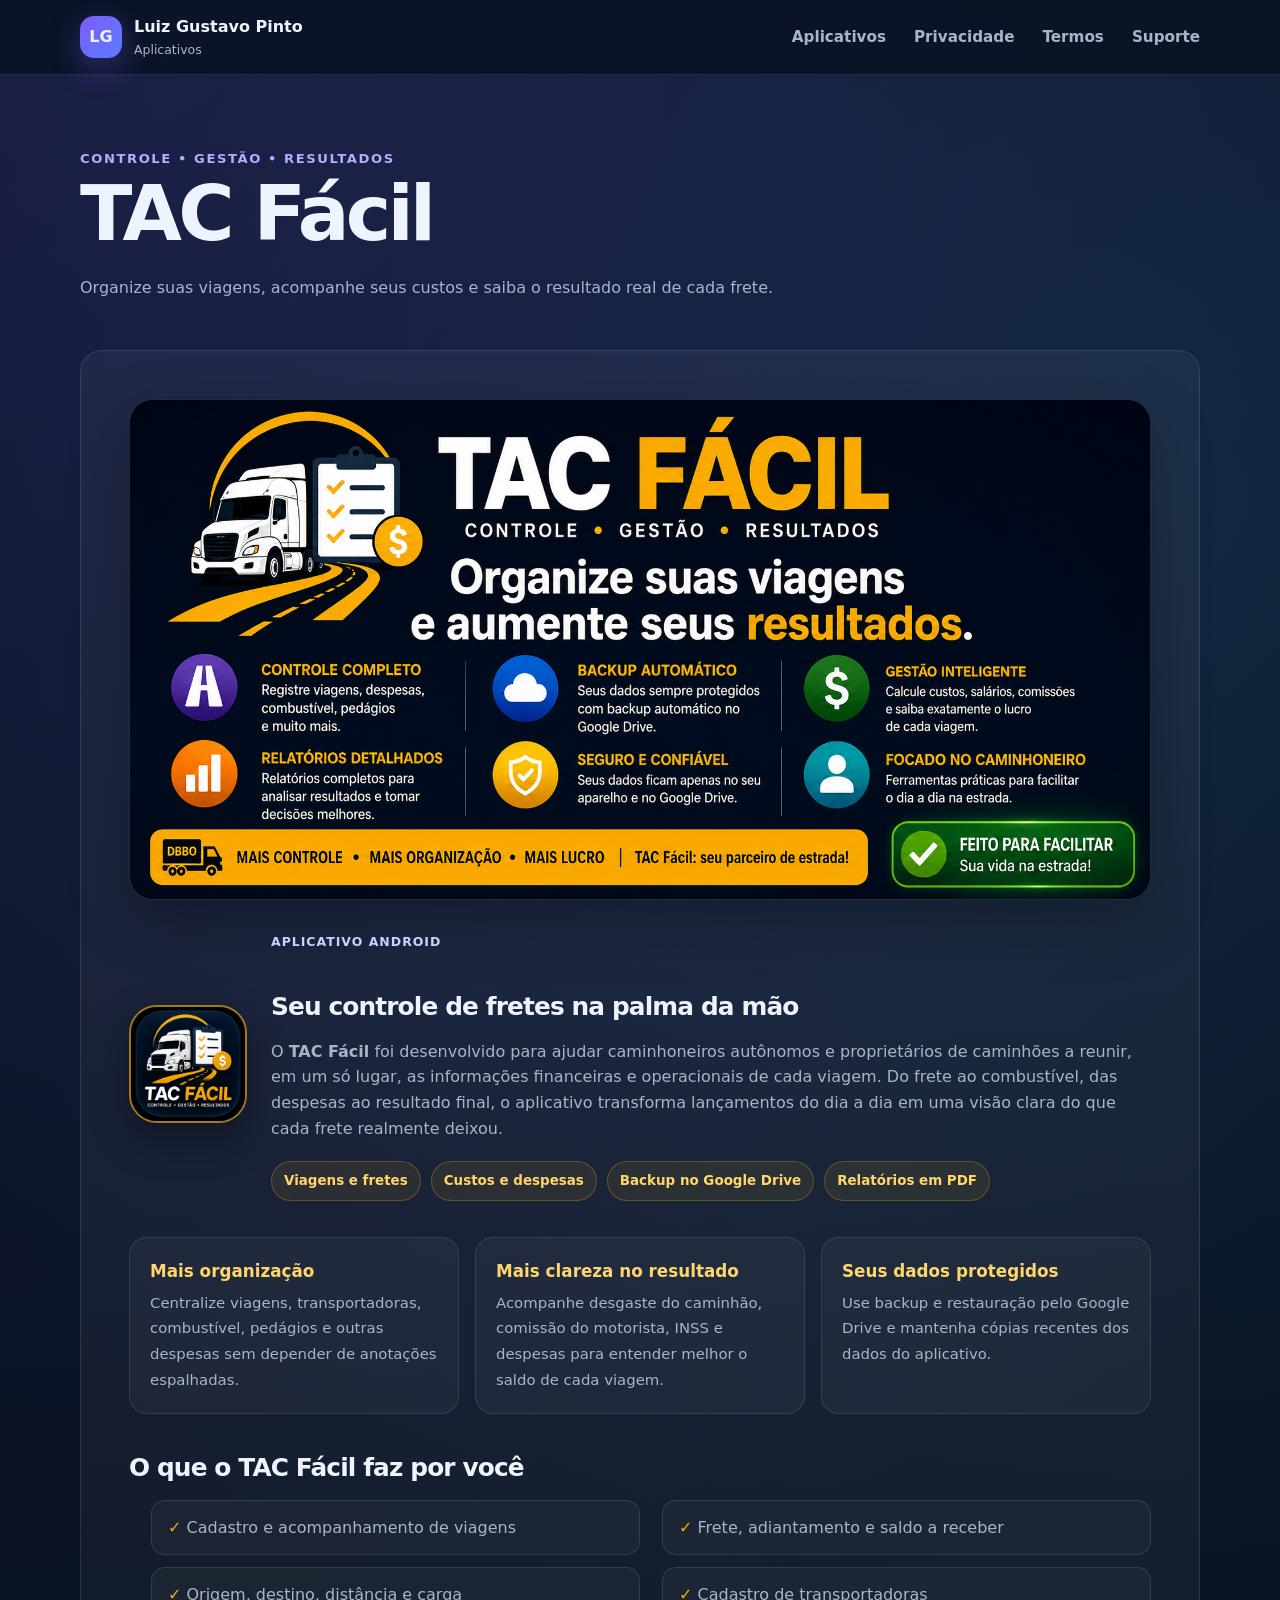
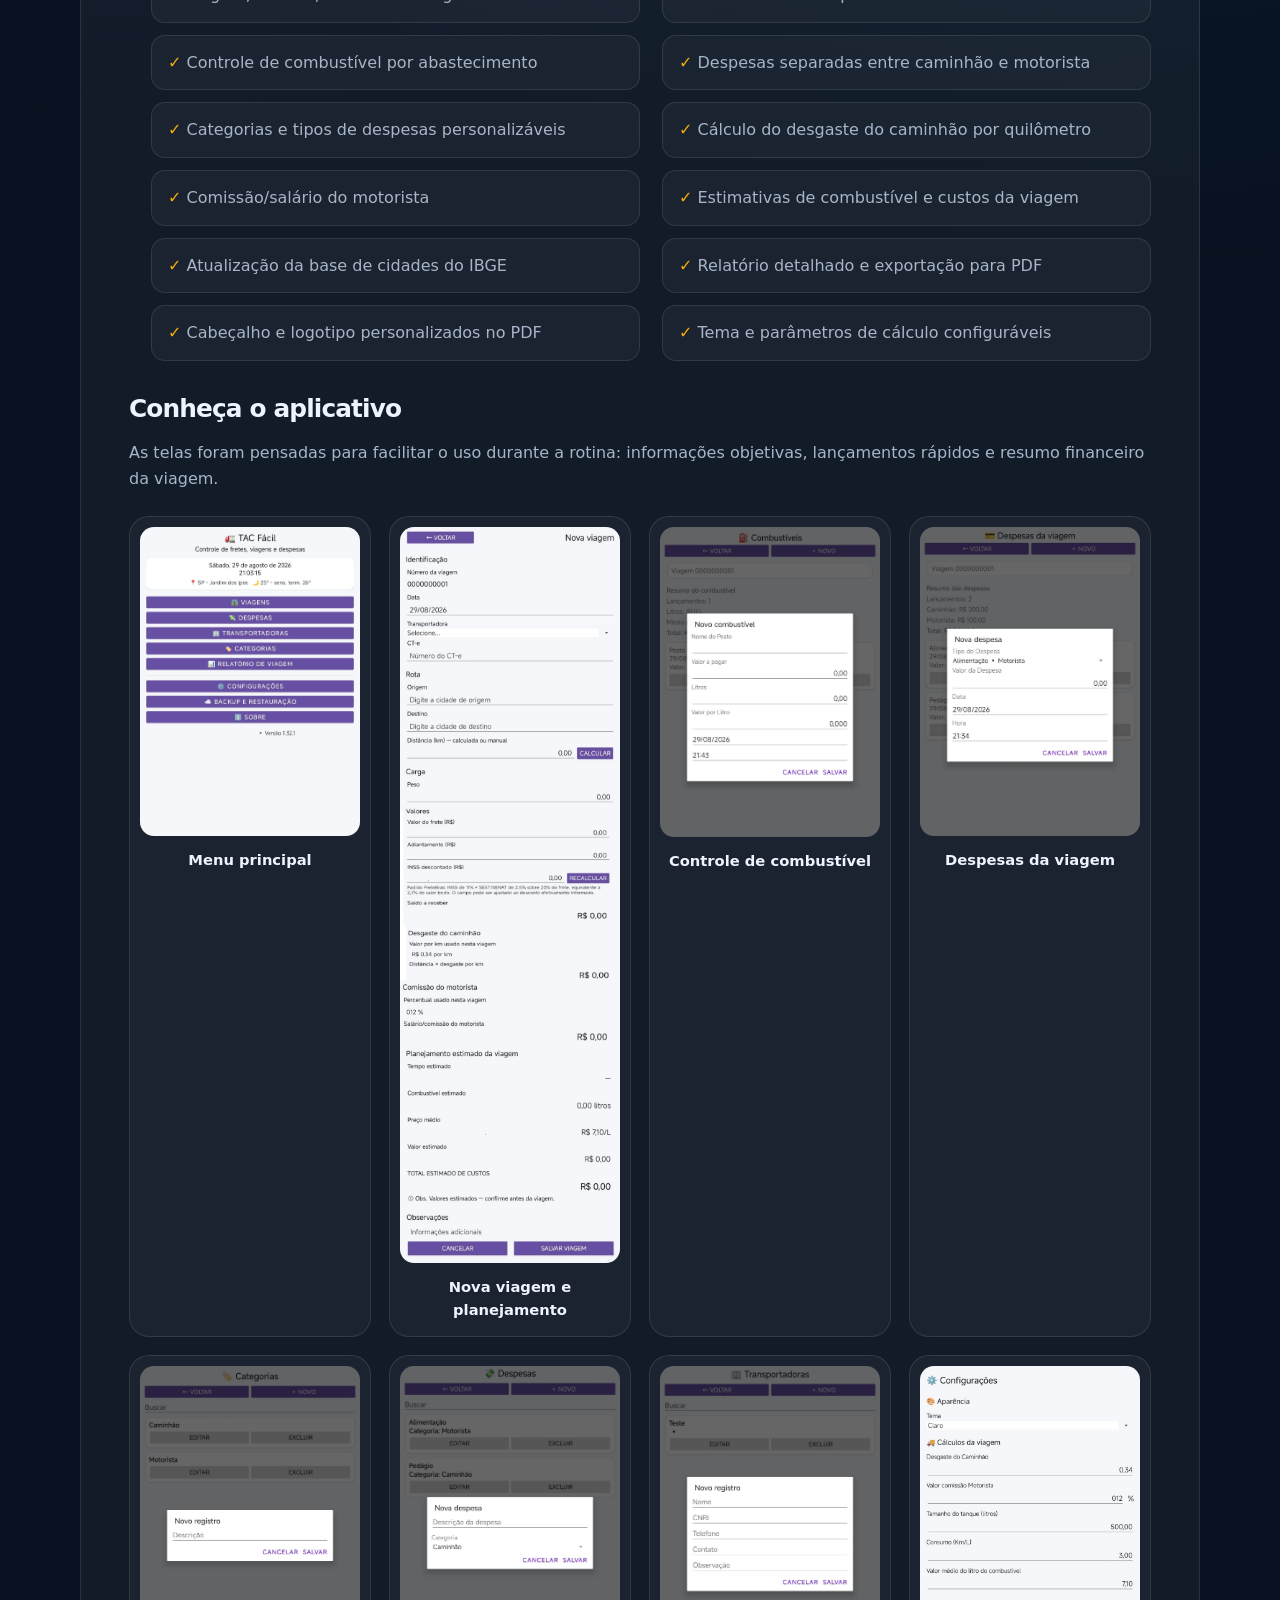
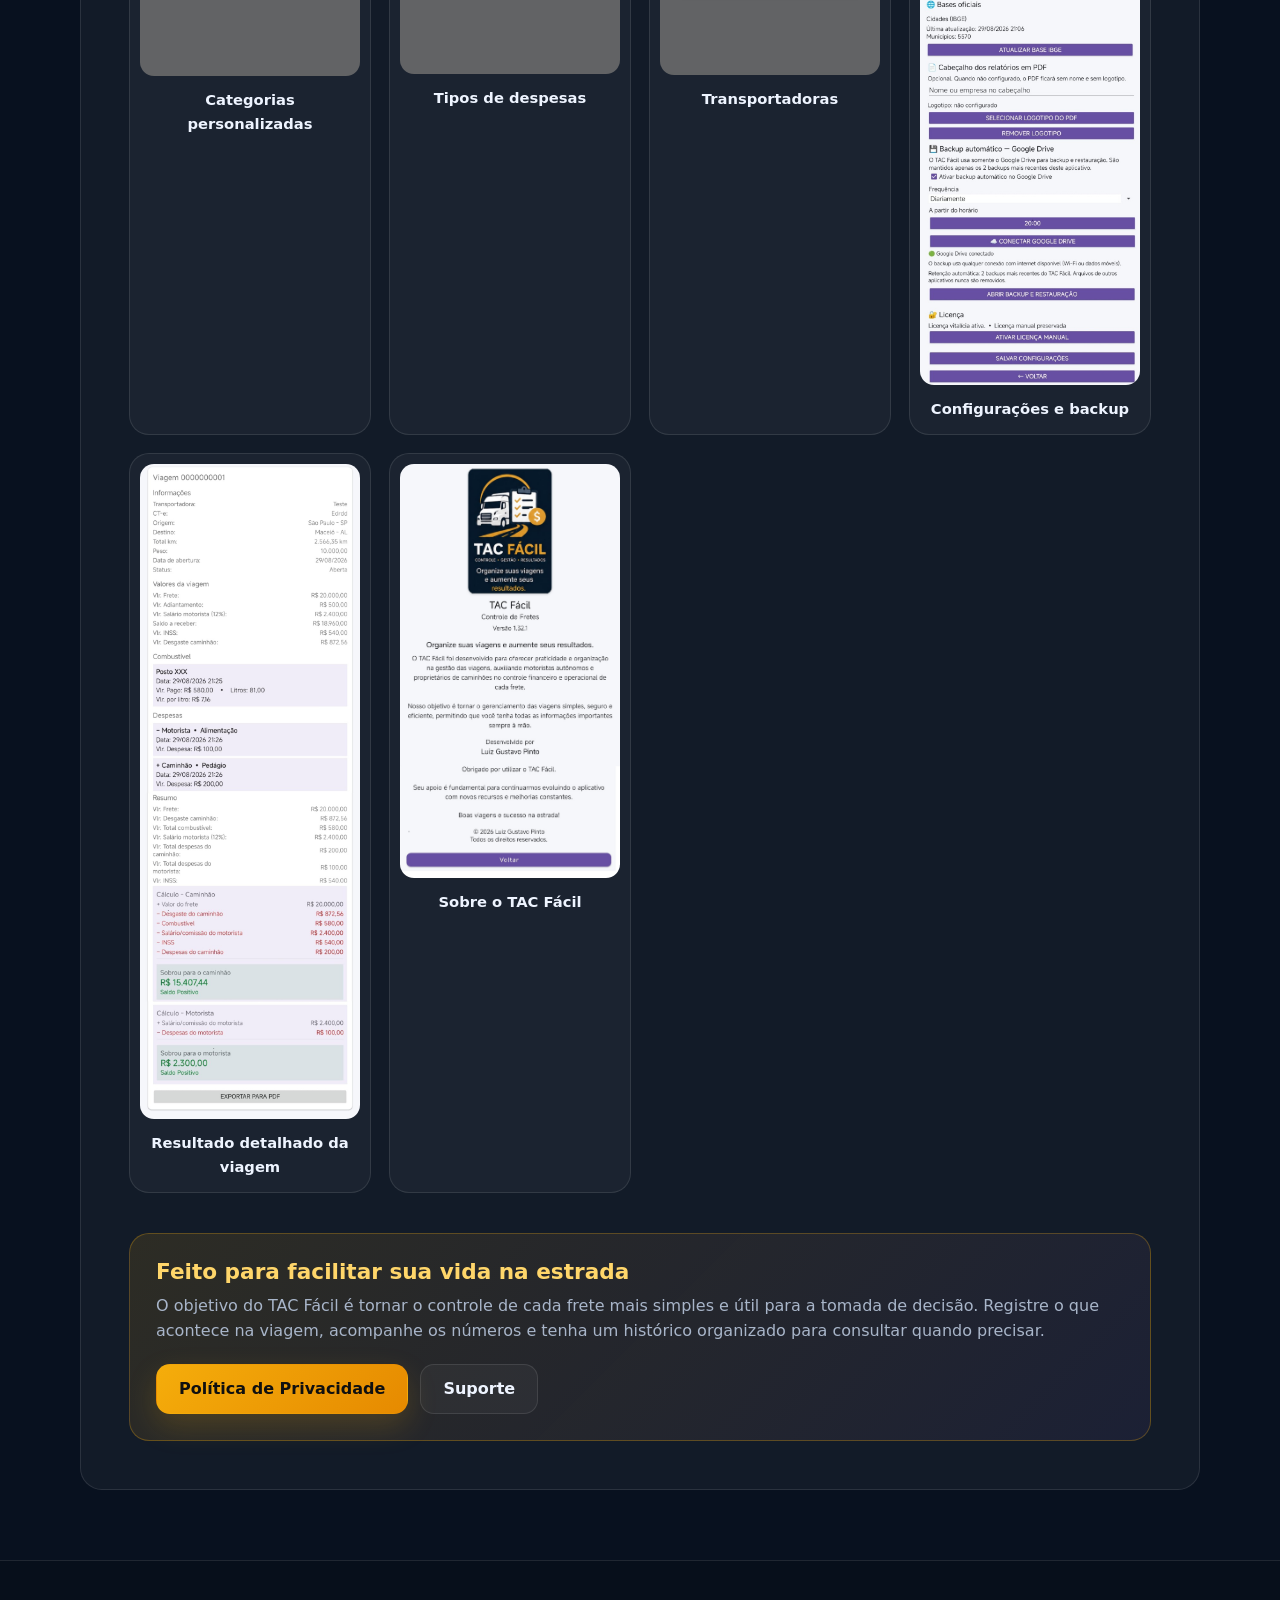
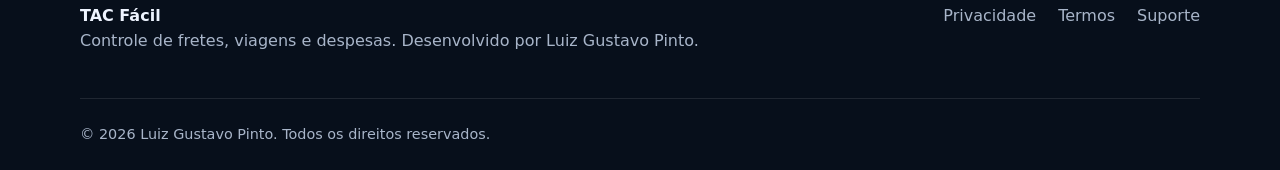
<file: apps/tac-facil.html>
<!doctype html>
<html lang="pt-BR">
<head>
  <meta charset="utf-8">
  <meta name="viewport" content="width=device-width, initial-scale=1">
  <meta name="description" content="TAC Fácil: controle de fretes, viagens, despesas, combustível, comissões, resultados e relatórios para caminhoneiros autônomos e proprietários de caminhões.">
  <meta name="theme-color" content="#08111f">
  <title>TAC Fácil – Controle de Fretes | Luiz Gustavo Pinto</title>
  <link rel="icon" href="../assets/img/tac-facil/icone-tac-facil.png" type="image/png">
  <link rel="stylesheet" href="../assets/css/style.css">
  <style>
    :root{--tac-gold:#f5ad0b;--tac-gold-2:#ffca36;--tac-purple:#7050ad;--tac-green:#39a843}
    .tac-hero-banner{overflow:hidden;border-radius:24px;border:1px solid var(--line);box-shadow:var(--shadow);margin-bottom:28px;background:#061525}
    .tac-hero-banner img{display:block;width:100%;height:auto}
    .tac-intro{display:grid;grid-template-columns:118px 1fr;gap:24px;align-items:center;margin:28px 0 36px}
    .tac-logo{width:118px;height:118px;border-radius:28px;object-fit:cover;box-shadow:0 16px 38px rgba(0,0,0,.34);border:2px solid rgba(245,173,11,.62)}
    .tac-badges{display:flex;flex-wrap:wrap;gap:10px;margin-top:16px}
    .tac-badge{padding:8px 12px;border-radius:999px;background:rgba(245,173,11,.09);border:1px solid rgba(245,173,11,.27);color:#ffd66a;font-size:.84rem;font-weight:800}
    .tac-highlight{display:grid;grid-template-columns:repeat(3,minmax(0,1fr));gap:16px;margin:28px 0 40px}
    .tac-highlight div{padding:20px;border-radius:18px;border:1px solid var(--line);background:rgba(255,255,255,.04)}
    .tac-highlight strong{display:block;color:#ffd66a;margin-bottom:5px;font-size:1.05rem}
    .tac-highlight span{color:var(--muted);font-size:.93rem}
    .tac-features{display:grid;grid-template-columns:repeat(2,minmax(0,1fr));gap:12px 22px;padding:0;list-style:none}
    .tac-features li{padding:14px 16px;margin:0;border-radius:14px;background:rgba(255,255,255,.035);border:1px solid var(--line)}
    .tac-features li::first-letter{color:var(--tac-gold)}
    .screens-title{margin-top:44px}
    .screens-grid{display:grid;grid-template-columns:repeat(4,minmax(0,1fr));gap:18px;margin-top:24px}
    .screen-card{margin:0;padding:10px;border-radius:20px;background:rgba(255,255,255,.04);border:1px solid var(--line);transition:transform .2s ease,border-color .2s ease}
    .screen-card:hover{transform:translateY(-4px);border-color:rgba(245,173,11,.48)}
    .screen-card img{display:block;width:100%;height:auto;border-radius:14px;background:#f5f5f7}
    .screen-card figcaption{padding:12px 6px 4px;text-align:center;font-weight:800;color:var(--text);font-size:.92rem}
    .tac-cta{margin-top:40px;padding:26px;border-radius:20px;border:1px solid rgba(245,173,11,.28);background:linear-gradient(135deg,rgba(245,173,11,.12),rgba(112,80,173,.10))}
    .tac-cta h3{color:#ffd66a;margin-bottom:8px}
    .tac-links{display:flex;gap:12px;flex-wrap:wrap;margin-top:18px}
    .tac-links .button.primary{background:linear-gradient(135deg,#f5ad0b,#e68a00);box-shadow:0 12px 30px rgba(245,173,11,.18);color:#101010}
    @media(max-width:900px){.screens-grid{grid-template-columns:repeat(2,minmax(0,1fr))}.tac-highlight{grid-template-columns:1fr}}
    @media(max-width:560px){.tac-intro{grid-template-columns:78px 1fr;gap:16px}.tac-logo{width:78px;height:78px;border-radius:20px}.screens-grid,.tac-features{grid-template-columns:1fr}}
  </style>
</head>
<body>
  <header class="site-header">
    <div class="container nav-wrap">
      <a class="brand" href="../"><span class="brand-mark">LG</span><span><strong>Luiz Gustavo Pinto</strong><small>Aplicativos</small></span></a>
      <button class="menu-toggle" aria-expanded="false" aria-controls="menu-principal"><span></span><span></span><span></span><span class="sr-only">Abrir menu</span></button>
      <nav id="menu-principal" class="main-nav">
        <a href="../#aplicativos">Aplicativos</a><a href="../privacidade/tac-facil.html">Privacidade</a><a href="../termos/">Termos</a><a href="../suporte/">Suporte</a>
      </nav>
    </div>
  </header>

  <main>
    <section class="page-hero">
      <div class="container"><span class="eyebrow">Controle • Gestão • Resultados</span><h1>TAC Fácil</h1><p>Organize suas viagens, acompanhe seus custos e saiba o resultado real de cada frete.</p></div>
    </section>

    <section class="container">
      <div class="content-card">
        <div class="tac-hero-banner"><img src="../assets/img/tac-facil/banner-tac-facil.png" alt="TAC Fácil - organize suas viagens e aumente seus resultados"></div>

        <div class="tac-intro">
          <img class="tac-logo" src="../assets/img/tac-facil/icone-tac-facil.png" alt="Ícone do aplicativo TAC Fácil">
          <div>
            <span class="tag">Aplicativo Android</span>
            <h2>Seu controle de fretes na palma da mão</h2>
            <p>O <strong>TAC Fácil</strong> foi desenvolvido para ajudar caminhoneiros autônomos e proprietários de caminhões a reunir, em um só lugar, as informações financeiras e operacionais de cada viagem. Do frete ao combustível, das despesas ao resultado final, o aplicativo transforma lançamentos do dia a dia em uma visão clara do que cada frete realmente deixou.</p>
            <div class="tac-badges"><span class="tac-badge">Viagens e fretes</span><span class="tac-badge">Custos e despesas</span><span class="tac-badge">Backup no Google Drive</span><span class="tac-badge">Relatórios em PDF</span></div>
          </div>
        </div>

        <div class="tac-highlight">
          <div><strong>Mais organização</strong><span>Centralize viagens, transportadoras, combustível, pedágios e outras despesas sem depender de anotações espalhadas.</span></div>
          <div><strong>Mais clareza no resultado</strong><span>Acompanhe desgaste do caminhão, comissão do motorista, INSS e despesas para entender melhor o saldo de cada viagem.</span></div>
          <div><strong>Seus dados protegidos</strong><span>Use backup e restauração pelo Google Drive e mantenha cópias recentes dos dados do aplicativo.</span></div>
        </div>

        <h2>O que o TAC Fácil faz por você</h2>
        <ul class="tac-features">
          <li>✓ Cadastro e acompanhamento de viagens</li>
          <li>✓ Frete, adiantamento e saldo a receber</li>
          <li>✓ Origem, destino, distância e carga</li>
          <li>✓ Cadastro de transportadoras</li>
          <li>✓ Controle de combustível por abastecimento</li>
          <li>✓ Despesas separadas entre caminhão e motorista</li>
          <li>✓ Categorias e tipos de despesas personalizáveis</li>
          <li>✓ Cálculo do desgaste do caminhão por quilômetro</li>
          <li>✓ Comissão/salário do motorista</li>
          <li>✓ Estimativas de combustível e custos da viagem</li>
          <li>✓ Atualização da base de cidades do IBGE</li>
          <li>✓ Relatório detalhado e exportação para PDF</li>
          <li>✓ Cabeçalho e logotipo personalizados no PDF</li>
          <li>✓ Tema e parâmetros de cálculo configuráveis</li>
        </ul>

        <h2 class="screens-title">Conheça o aplicativo</h2>
        <p>As telas foram pensadas para facilitar o uso durante a rotina: informações objetivas, lançamentos rápidos e resumo financeiro da viagem.</p>
        <div class="screens-grid">
          <figure class="screen-card"><img loading="lazy" src="../assets/img/tac-facil/tela-inicial.jpeg" alt="Tela inicial do TAC Fácil"><figcaption>Menu principal</figcaption></figure>
          <figure class="screen-card"><img loading="lazy" src="../assets/img/tac-facil/nova-viagem.jpeg" alt="Cadastro de nova viagem no TAC Fácil"><figcaption>Nova viagem e planejamento</figcaption></figure>
          <figure class="screen-card"><img loading="lazy" src="../assets/img/tac-facil/combustivel.jpeg" alt="Lançamento de combustível no TAC Fácil"><figcaption>Controle de combustível</figcaption></figure>
          <figure class="screen-card"><img loading="lazy" src="../assets/img/tac-facil/despesa-viagem.jpeg" alt="Lançamento de despesa da viagem"><figcaption>Despesas da viagem</figcaption></figure>
          <figure class="screen-card"><img loading="lazy" src="../assets/img/tac-facil/categorias.jpeg" alt="Cadastro de categorias"><figcaption>Categorias personalizadas</figcaption></figure>
          <figure class="screen-card"><img loading="lazy" src="../assets/img/tac-facil/despesas.jpeg" alt="Cadastro de tipos de despesas"><figcaption>Tipos de despesas</figcaption></figure>
          <figure class="screen-card"><img loading="lazy" src="../assets/img/tac-facil/transportadoras.jpeg" alt="Cadastro de transportadoras"><figcaption>Transportadoras</figcaption></figure>
          <figure class="screen-card"><img loading="lazy" src="../assets/img/tac-facil/configuracoes.jpeg" alt="Configurações do TAC Fácil"><figcaption>Configurações e backup</figcaption></figure>
          <figure class="screen-card"><img loading="lazy" src="../assets/img/tac-facil/relatorio-viagem.jpeg" alt="Relatório de viagem com resultado do caminhão e motorista"><figcaption>Resultado detalhado da viagem</figcaption></figure>
          <figure class="screen-card"><img loading="lazy" src="../assets/img/tac-facil/sobre.jpeg" alt="Tela Sobre do TAC Fácil"><figcaption>Sobre o TAC Fácil</figcaption></figure>
        </div>

        <div class="tac-cta">
          <h3>Feito para facilitar sua vida na estrada</h3>
          <p>O objetivo do TAC Fácil é tornar o controle de cada frete mais simples e útil para a tomada de decisão. Registre o que acontece na viagem, acompanhe os números e tenha um histórico organizado para consultar quando precisar.</p>
          <div class="tac-links"><a class="button primary" href="../privacidade/tac-facil.html">Política de Privacidade</a><a class="button secondary" href="../suporte/">Suporte</a></div>
        </div>
      </div>
    </section>
  </main>

  <footer class="site-footer"><div class="container footer-grid"><div><strong>TAC Fácil</strong><p>Controle de fretes, viagens e despesas. Desenvolvido por Luiz Gustavo Pinto.</p></div><div class="footer-links"><a href="../privacidade/tac-facil.html">Privacidade</a><a href="../termos/">Termos</a><a href="../suporte/">Suporte</a></div></div><div class="container footer-bottom">© <span id="ano"></span> Luiz Gustavo Pinto. Todos os direitos reservados.</div></footer>
  <script src="../assets/js/main.js"></script>
</body>
</html>
</file>
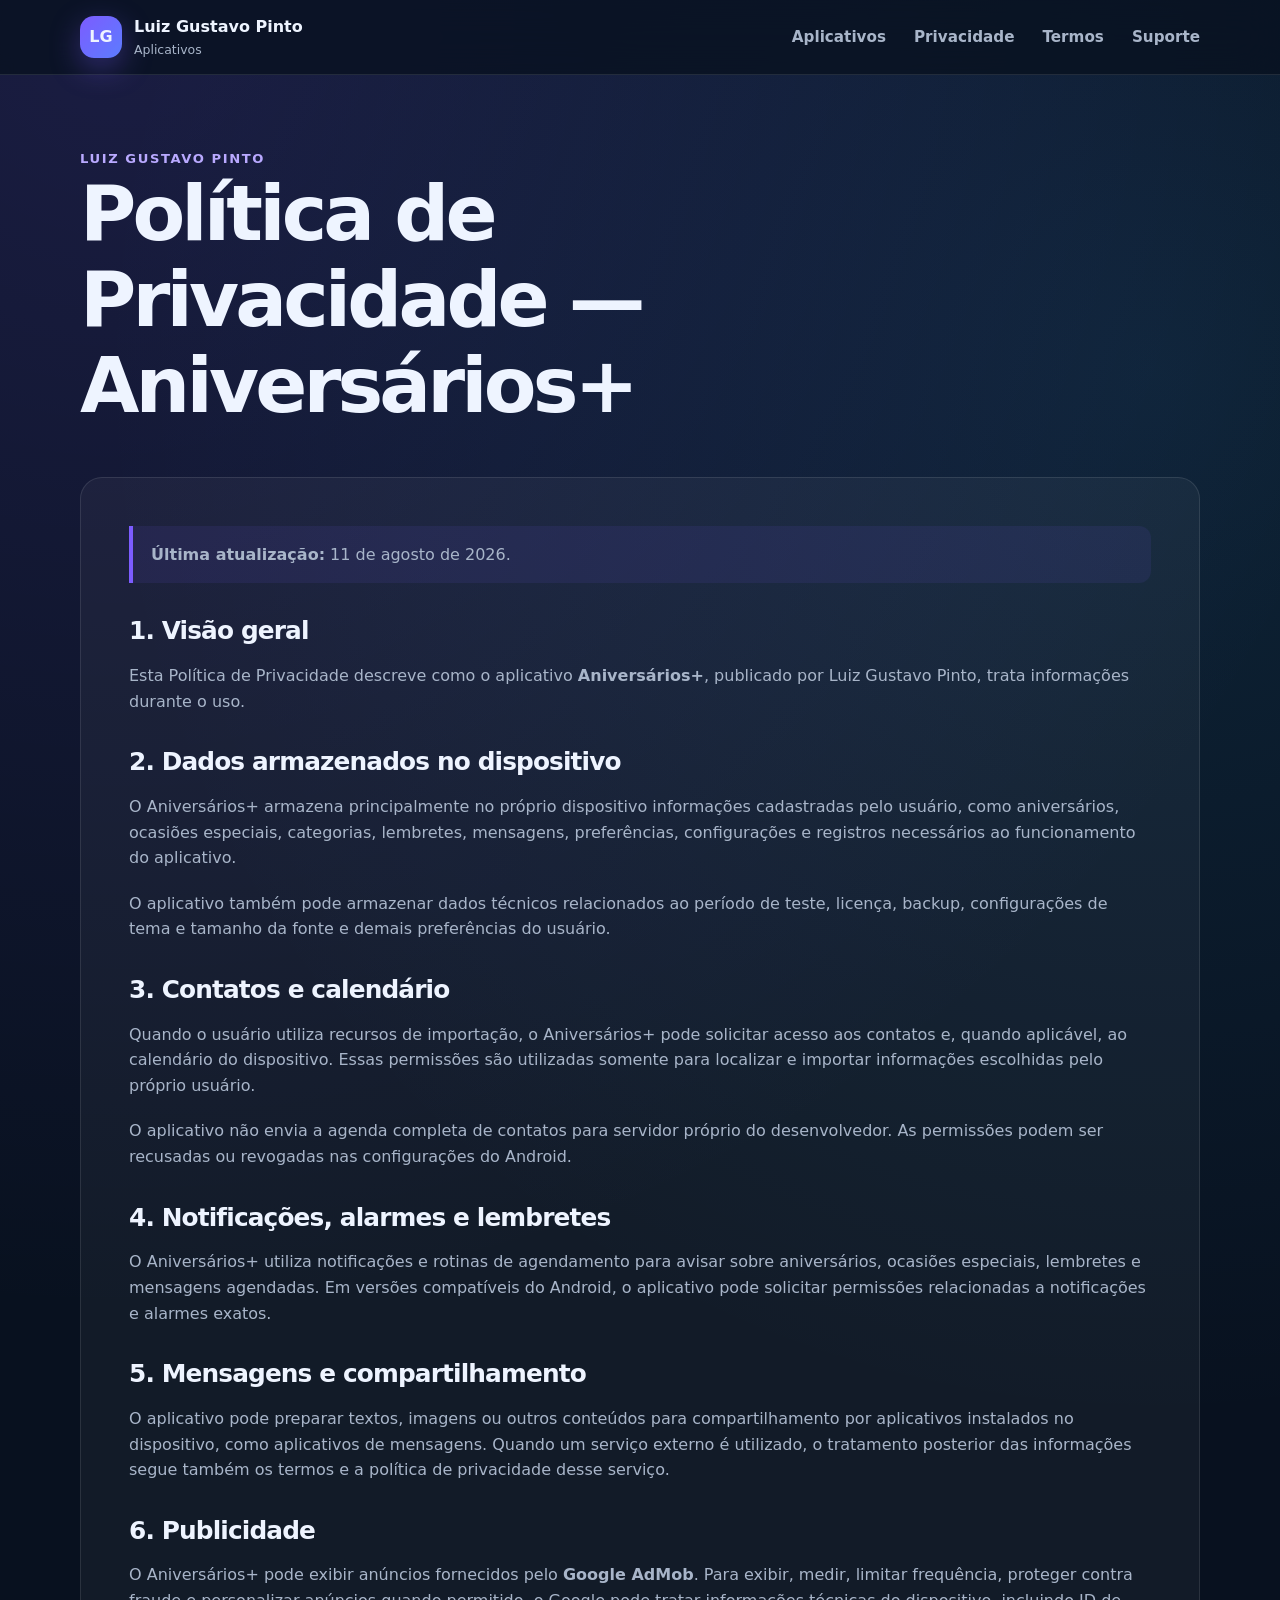
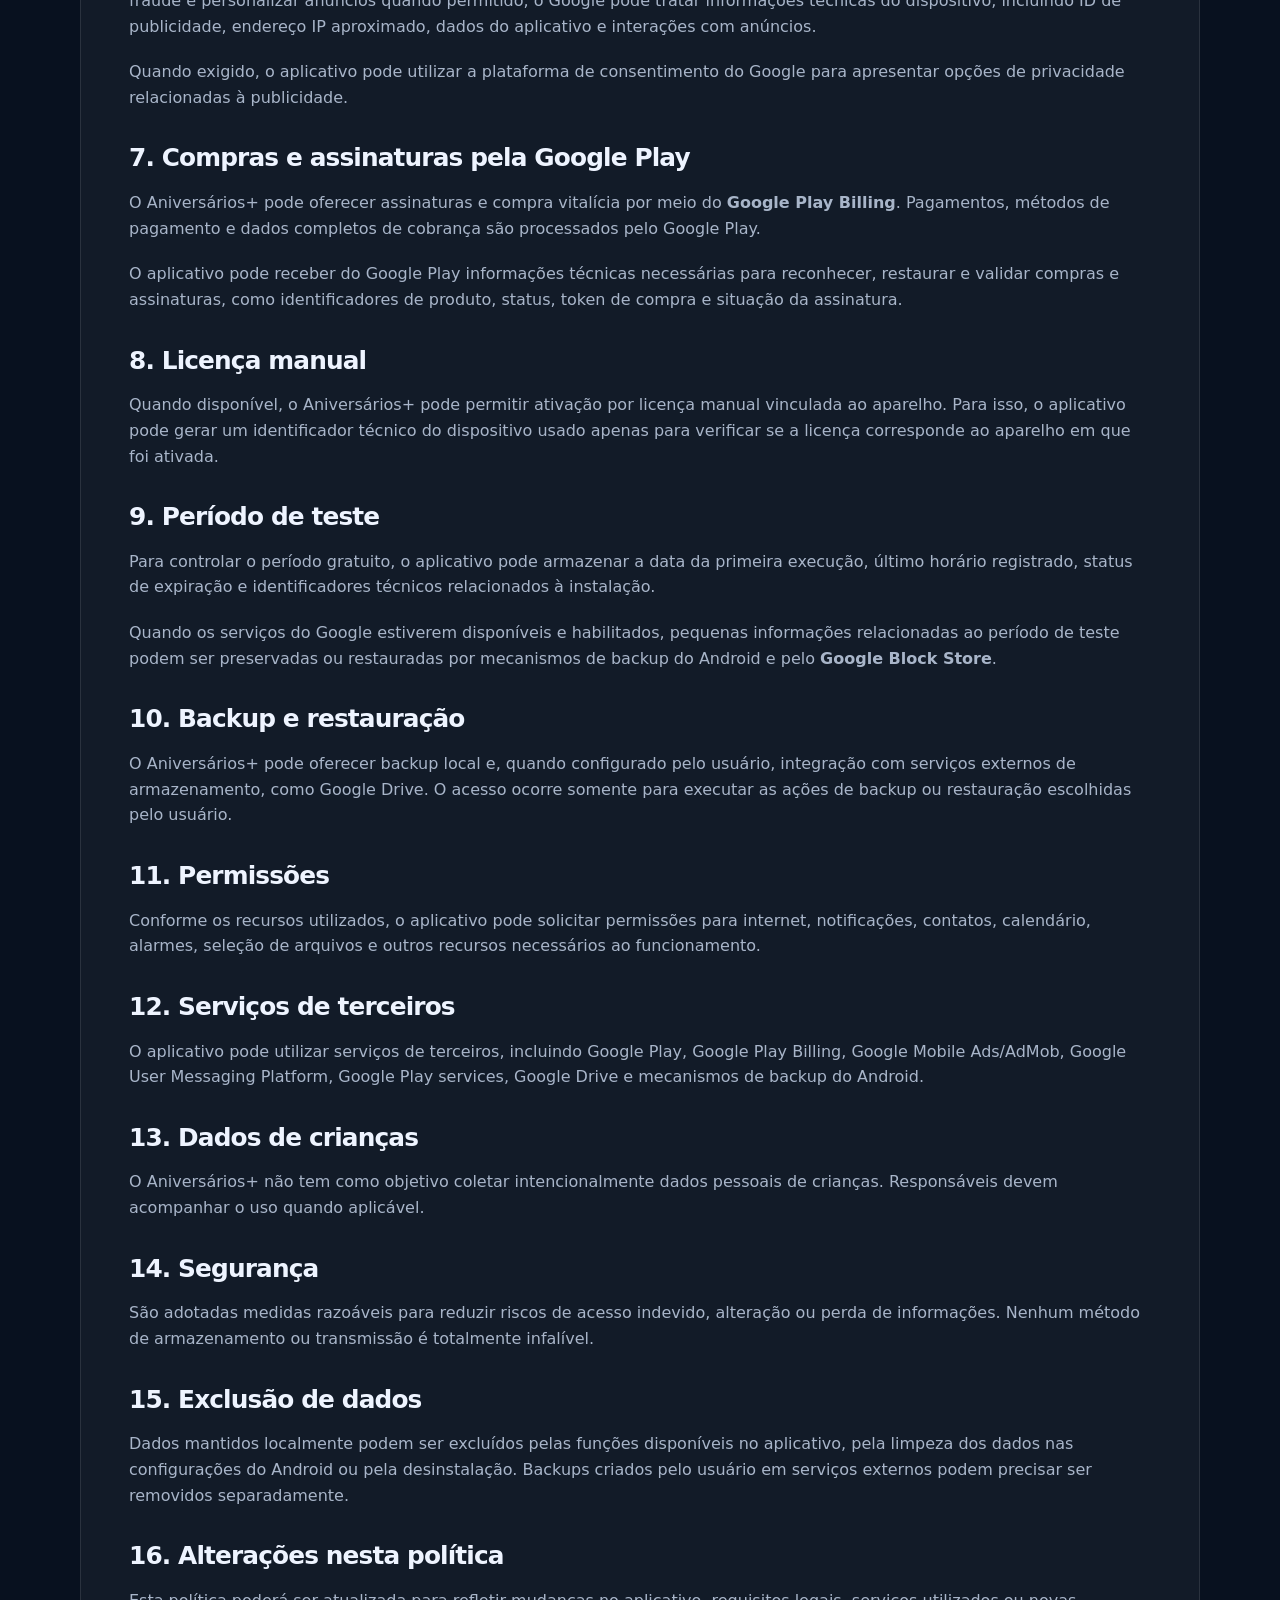
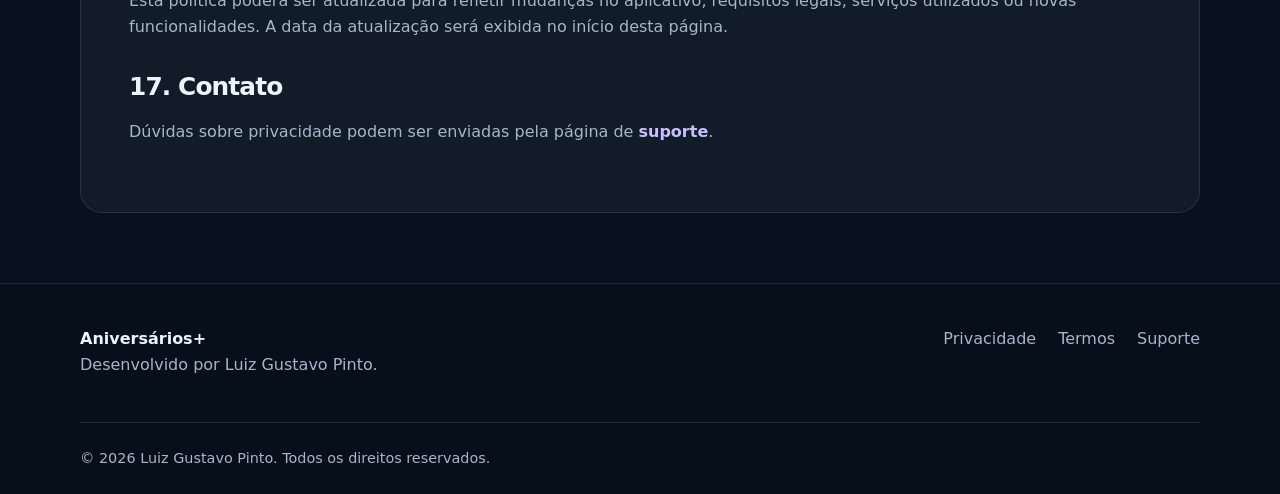
<file: privacidade/aniversarios-plus.html>
<!doctype html>
<html lang="pt-BR">
<head>
  <meta charset="utf-8">
  <meta name="viewport" content="width=device-width, initial-scale=1">
  <meta name="description" content="Política de Privacidade do aplicativo Aniversários+.">
  <meta name="theme-color" content="#0b1220">
  <title>Política de Privacidade | Aniversários+</title>
  <link rel="icon" href="../assets/img/favicon.svg" type="image/svg+xml">
  <link rel="stylesheet" href="../assets/css/style.css">
</head>
<body>
  <header class="site-header">
    <div class="container nav-wrap">
      <a class="brand" href="../">
        <span class="brand-mark">LG</span>
        <span><strong>Luiz Gustavo Pinto</strong><small>Aplicativos</small></span>
      </a>
      <button class="menu-toggle" aria-expanded="false" aria-controls="menu-principal">
        <span></span><span></span><span></span><span class="sr-only">Abrir menu</span>
      </button>
      <nav id="menu-principal" class="main-nav">
        <a href="../#aplicativos">Aplicativos</a>
        <a href="../privacidade/">Privacidade</a>
        <a href="../termos/">Termos</a>
        <a href="../suporte/">Suporte</a>
      </nav>
    </div>
  </header>

  <main>
    <section class="page-hero">
      <div class="container">
        <span class="eyebrow">Luiz Gustavo Pinto</span>
        <h1>Política de Privacidade — Aniversários+</h1>
      </div>
    </section>

    <section class="container">
      <div class="content-card">
        <p class="notice"><strong>Última atualização:</strong> 11 de agosto de 2026.</p>

        <h2>1. Visão geral</h2>
        <p>
          Esta Política de Privacidade descreve como o aplicativo <strong>Aniversários+</strong>,
          publicado por Luiz Gustavo Pinto, trata informações durante o uso.
        </p>

        <h2>2. Dados armazenados no dispositivo</h2>
        <p>
          O Aniversários+ armazena principalmente no próprio dispositivo informações cadastradas
          pelo usuário, como aniversários, ocasiões especiais, categorias, lembretes, mensagens,
          preferências, configurações e registros necessários ao funcionamento do aplicativo.
        </p>
        <p>
          O aplicativo também pode armazenar dados técnicos relacionados ao período de teste,
          licença, backup, configurações de tema e tamanho da fonte e demais preferências do usuário.
        </p>

        <h2>3. Contatos e calendário</h2>
        <p>
          Quando o usuário utiliza recursos de importação, o Aniversários+ pode solicitar acesso
          aos contatos e, quando aplicável, ao calendário do dispositivo. Essas permissões são
          utilizadas somente para localizar e importar informações escolhidas pelo próprio usuário.
        </p>
        <p>
          O aplicativo não envia a agenda completa de contatos para servidor próprio do desenvolvedor.
          As permissões podem ser recusadas ou revogadas nas configurações do Android.
        </p>

        <h2>4. Notificações, alarmes e lembretes</h2>
        <p>
          O Aniversários+ utiliza notificações e rotinas de agendamento para avisar sobre aniversários,
          ocasiões especiais, lembretes e mensagens agendadas. Em versões compatíveis do Android,
          o aplicativo pode solicitar permissões relacionadas a notificações e alarmes exatos.
        </p>

        <h2>5. Mensagens e compartilhamento</h2>
        <p>
          O aplicativo pode preparar textos, imagens ou outros conteúdos para compartilhamento por
          aplicativos instalados no dispositivo, como aplicativos de mensagens. Quando um serviço
          externo é utilizado, o tratamento posterior das informações segue também os termos e a
          política de privacidade desse serviço.
        </p>

        <h2>6. Publicidade</h2>
        <p>
          O Aniversários+ pode exibir anúncios fornecidos pelo <strong>Google AdMob</strong>.
          Para exibir, medir, limitar frequência, proteger contra fraude e personalizar anúncios
          quando permitido, o Google pode tratar informações técnicas do dispositivo, incluindo
          ID de publicidade, endereço IP aproximado, dados do aplicativo e interações com anúncios.
        </p>
        <p>
          Quando exigido, o aplicativo pode utilizar a plataforma de consentimento do Google para
          apresentar opções de privacidade relacionadas à publicidade.
        </p>

        <h2>7. Compras e assinaturas pela Google Play</h2>
        <p>
          O Aniversários+ pode oferecer assinaturas e compra vitalícia por meio do
          <strong>Google Play Billing</strong>. Pagamentos, métodos de pagamento e dados completos
          de cobrança são processados pelo Google Play.
        </p>
        <p>
          O aplicativo pode receber do Google Play informações técnicas necessárias para reconhecer,
          restaurar e validar compras e assinaturas, como identificadores de produto, status,
          token de compra e situação da assinatura.
        </p>

        <h2>8. Licença manual</h2>
        <p>
          Quando disponível, o Aniversários+ pode permitir ativação por licença manual vinculada
          ao aparelho. Para isso, o aplicativo pode gerar um identificador técnico do dispositivo
          usado apenas para verificar se a licença corresponde ao aparelho em que foi ativada.
        </p>

        <h2>9. Período de teste</h2>
        <p>
          Para controlar o período gratuito, o aplicativo pode armazenar a data da primeira execução,
          último horário registrado, status de expiração e identificadores técnicos relacionados
          à instalação.
        </p>
        <p>
          Quando os serviços do Google estiverem disponíveis e habilitados, pequenas informações
          relacionadas ao período de teste podem ser preservadas ou restauradas por mecanismos de
          backup do Android e pelo <strong>Google Block Store</strong>.
        </p>

        <h2>10. Backup e restauração</h2>
        <p>
          O Aniversários+ pode oferecer backup local e, quando configurado pelo usuário, integração
          com serviços externos de armazenamento, como Google Drive. O acesso ocorre somente para
          executar as ações de backup ou restauração escolhidas pelo usuário.
        </p>

        <h2>11. Permissões</h2>
        <p>
          Conforme os recursos utilizados, o aplicativo pode solicitar permissões para internet,
          notificações, contatos, calendário, alarmes, seleção de arquivos e outros recursos
          necessários ao funcionamento.
        </p>

        <h2>12. Serviços de terceiros</h2>
        <p>
          O aplicativo pode utilizar serviços de terceiros, incluindo Google Play, Google Play Billing,
          Google Mobile Ads/AdMob, Google User Messaging Platform, Google Play services,
          Google Drive e mecanismos de backup do Android.
        </p>

        <h2>13. Dados de crianças</h2>
        <p>
          O Aniversários+ não tem como objetivo coletar intencionalmente dados pessoais de crianças.
          Responsáveis devem acompanhar o uso quando aplicável.
        </p>

        <h2>14. Segurança</h2>
        <p>
          São adotadas medidas razoáveis para reduzir riscos de acesso indevido, alteração ou perda
          de informações. Nenhum método de armazenamento ou transmissão é totalmente infalível.
        </p>

        <h2>15. Exclusão de dados</h2>
        <p>
          Dados mantidos localmente podem ser excluídos pelas funções disponíveis no aplicativo,
          pela limpeza dos dados nas configurações do Android ou pela desinstalação. Backups criados
          pelo usuário em serviços externos podem precisar ser removidos separadamente.
        </p>

        <h2>16. Alterações nesta política</h2>
        <p>
          Esta política poderá ser atualizada para refletir mudanças no aplicativo, requisitos legais,
          serviços utilizados ou novas funcionalidades. A data da atualização será exibida no início
          desta página.
        </p>

        <h2>17. Contato</h2>
        <p>
          Dúvidas sobre privacidade podem ser enviadas pela página de
          <a class="text-link" href="../suporte/">suporte</a>.
        </p>
      </div>
    </section>
  </main>

  <footer class="site-footer">
    <div class="container footer-grid">
      <div>
        <strong>Aniversários+</strong>
        <p>Desenvolvido por Luiz Gustavo Pinto.</p>
      </div>
      <div class="footer-links">
        <a href="../privacidade/">Privacidade</a>
        <a href="../termos/">Termos</a>
        <a href="../suporte/">Suporte</a>
      </div>
    </div>
    <div class="container footer-bottom">
      © <span id="ano"></span> Luiz Gustavo Pinto. Todos os direitos reservados.
    </div>
  </footer>

  <script src="../assets/js/main.js"></script>
</body>
</html>
</file>
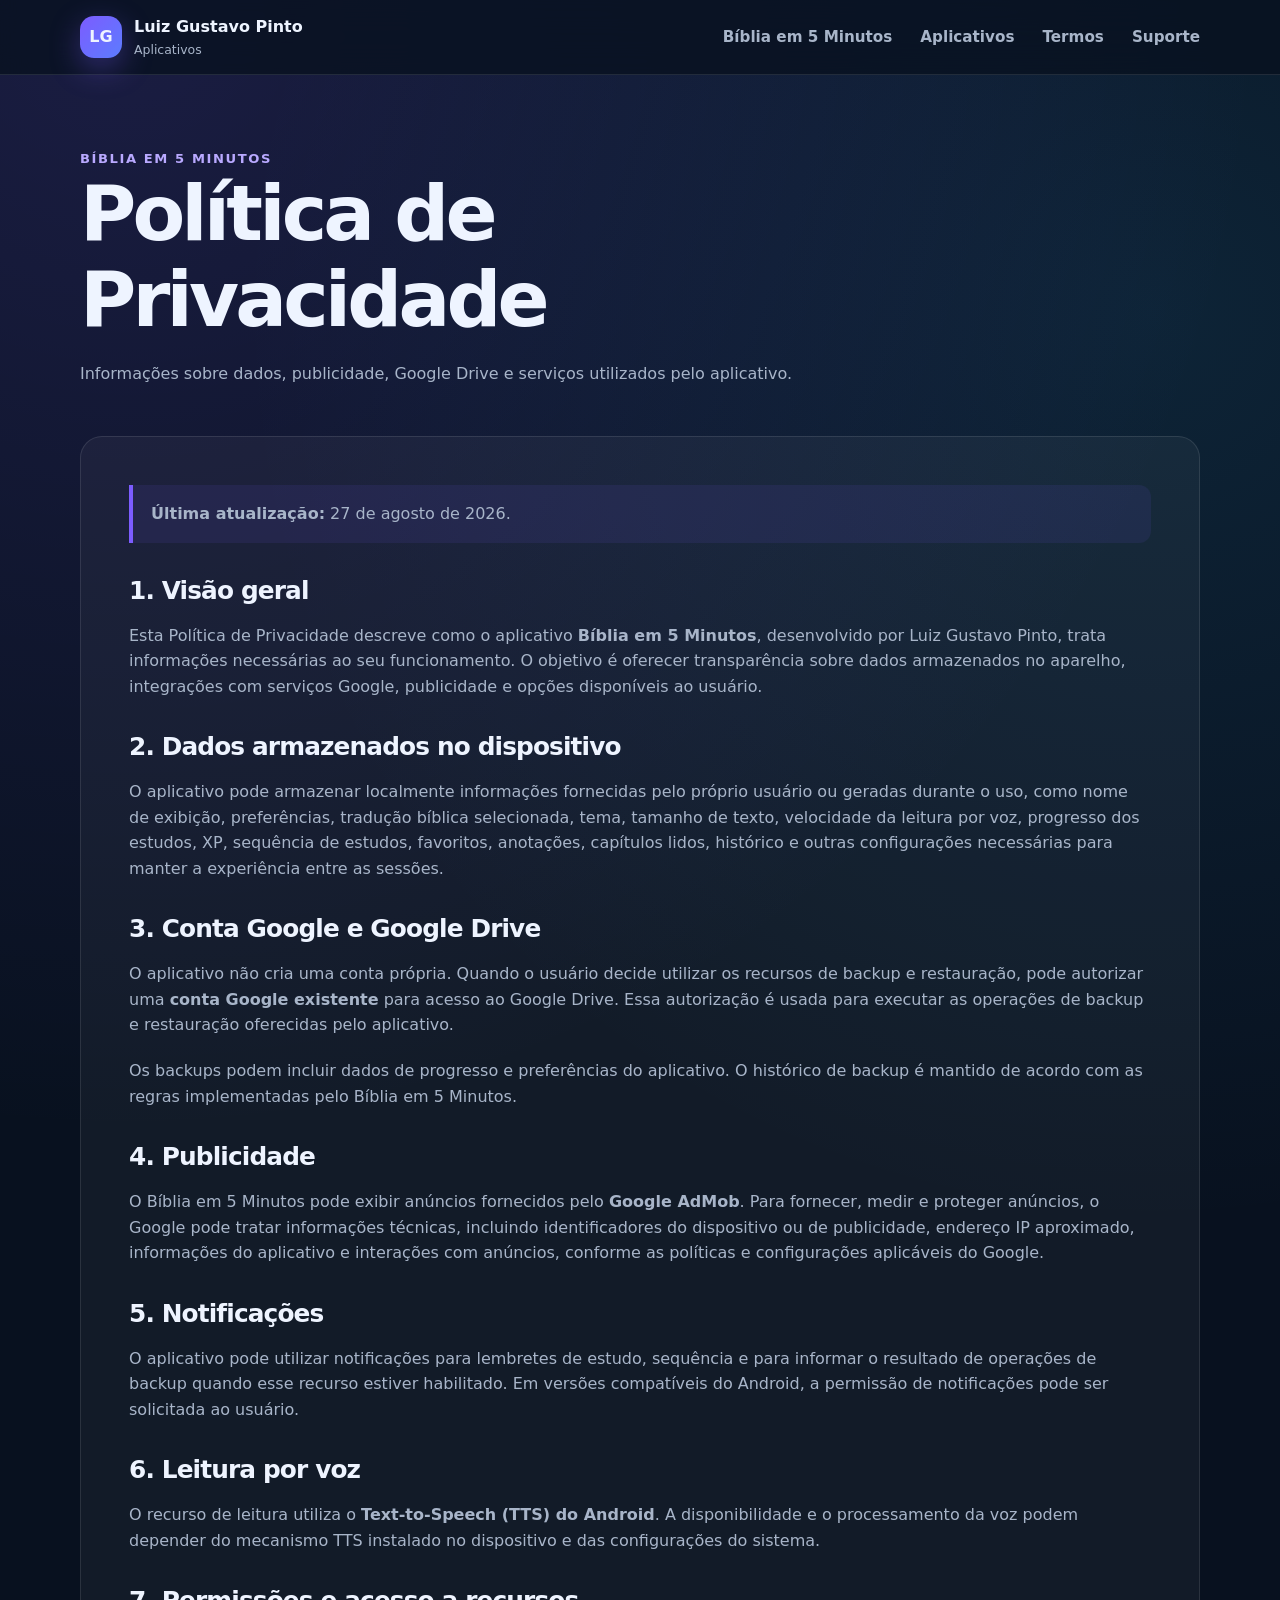
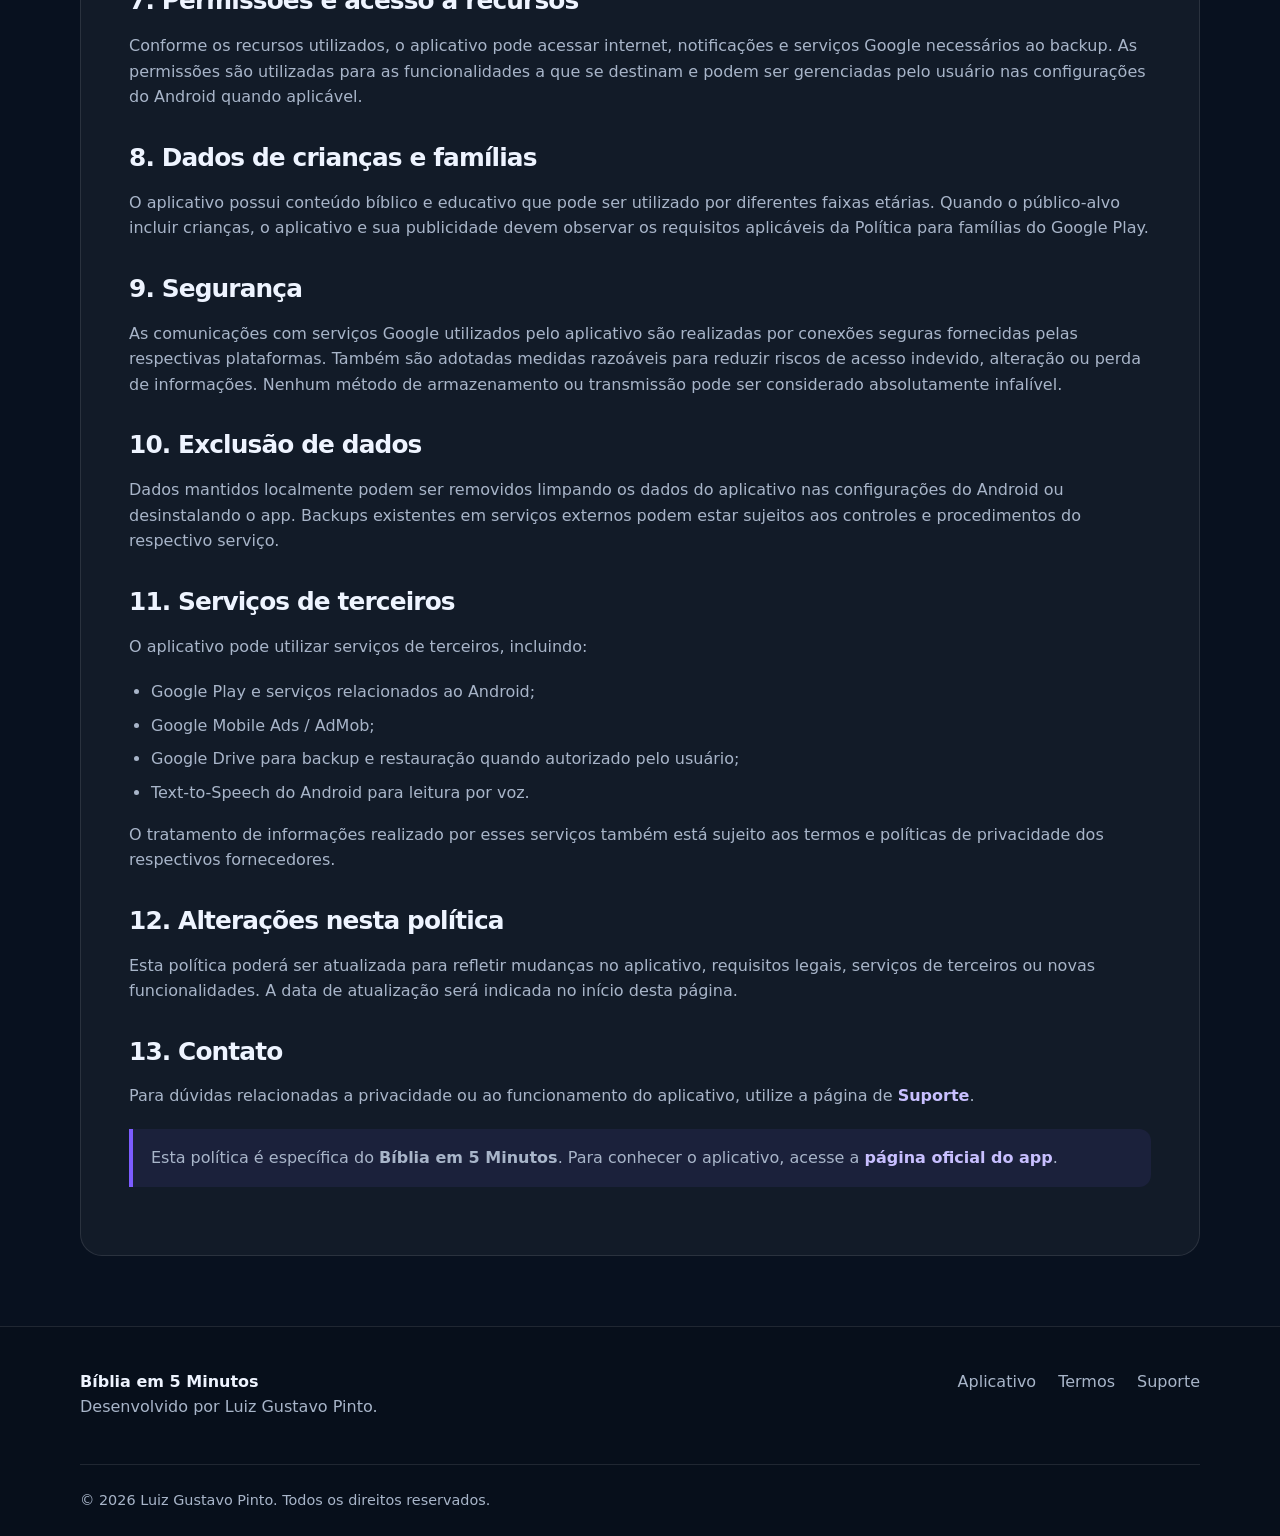
<file: privacidade/biblia-em-5-minutos.html>
<!doctype html>
<html lang="pt-BR">
<head>
  <meta charset="utf-8">
  <meta name="viewport" content="width=device-width, initial-scale=1">
  <meta name="description" content="Política de Privacidade do aplicativo Bíblia em 5 Minutos.">
  <meta name="theme-color" content="#08111f">
  <title>Política de Privacidade – Bíblia em 5 Minutos | Luiz Gustavo Pinto</title>
  <link rel="icon" href="../assets/img/biblia-em-5-minutos/icone-app.png" type="image/png">
  <link rel="stylesheet" href="../assets/css/style.css">
</head>
<body>
  <header class="site-header">
    <div class="container nav-wrap">
      <a class="brand" href="../">
        <span class="brand-mark">LG</span>
        <span><strong>Luiz Gustavo Pinto</strong><small>Aplicativos</small></span>
      </a>
      <button class="menu-toggle" aria-expanded="false" aria-controls="menu-principal">
        <span></span><span></span><span></span><span class="sr-only">Abrir menu</span>
      </button>
      <nav id="menu-principal" class="main-nav">
        <a href="../apps/biblia-em-5-minutos.html">Bíblia em 5 Minutos</a>
        <a href="../#aplicativos">Aplicativos</a>
        <a href="../termos/">Termos</a>
        <a href="../suporte/">Suporte</a>
      </nav>
    </div>
  </header>

  <main>
    <section class="page-hero">
      <div class="container">
        <span class="eyebrow">Bíblia em 5 Minutos</span>
        <h1>Política de Privacidade</h1>
        <p>Informações sobre dados, publicidade, Google Drive e serviços utilizados pelo aplicativo.</p>
      </div>
    </section>

    <section class="container">
      <div class="content-card">
        <p class="notice"><strong>Última atualização:</strong> 27 de agosto de 2026.</p>

        <h2>1. Visão geral</h2>
        <p>
          Esta Política de Privacidade descreve como o aplicativo <strong>Bíblia em 5 Minutos</strong>,
          desenvolvido por Luiz Gustavo Pinto, trata informações necessárias ao seu funcionamento.
          O objetivo é oferecer transparência sobre dados armazenados no aparelho, integrações com
          serviços Google, publicidade e opções disponíveis ao usuário.
        </p>

        <h2>2. Dados armazenados no dispositivo</h2>
        <p>
          O aplicativo pode armazenar localmente informações fornecidas pelo próprio usuário ou geradas
          durante o uso, como nome de exibição, preferências, tradução bíblica selecionada, tema, tamanho
          de texto, velocidade da leitura por voz, progresso dos estudos, XP, sequência de estudos,
          favoritos, anotações, capítulos lidos, histórico e outras configurações necessárias para
          manter a experiência entre as sessões.
        </p>

        <h2>3. Conta Google e Google Drive</h2>
        <p>
          O aplicativo não cria uma conta própria. Quando o usuário decide utilizar os recursos de
          backup e restauração, pode autorizar uma <strong>conta Google existente</strong> para acesso
          ao Google Drive. Essa autorização é usada para executar as operações de backup e restauração
          oferecidas pelo aplicativo.
        </p>
        <p>
          Os backups podem incluir dados de progresso e preferências do aplicativo. O histórico de
          backup é mantido de acordo com as regras implementadas pelo Bíblia em 5 Minutos.
        </p>

        <h2>4. Publicidade</h2>
        <p>
          O Bíblia em 5 Minutos pode exibir anúncios fornecidos pelo <strong>Google AdMob</strong>.
          Para fornecer, medir e proteger anúncios, o Google pode tratar informações técnicas,
          incluindo identificadores do dispositivo ou de publicidade, endereço IP aproximado,
          informações do aplicativo e interações com anúncios, conforme as políticas e configurações
          aplicáveis do Google.
        </p>

        <h2>5. Notificações</h2>
        <p>
          O aplicativo pode utilizar notificações para lembretes de estudo, sequência e para informar
          o resultado de operações de backup quando esse recurso estiver habilitado. Em versões
          compatíveis do Android, a permissão de notificações pode ser solicitada ao usuário.
        </p>

        <h2>6. Leitura por voz</h2>
        <p>
          O recurso de leitura utiliza o <strong>Text-to-Speech (TTS) do Android</strong>.
          A disponibilidade e o processamento da voz podem depender do mecanismo TTS instalado no
          dispositivo e das configurações do sistema.
        </p>

        <h2>7. Permissões e acesso a recursos</h2>
        <p>
          Conforme os recursos utilizados, o aplicativo pode acessar internet, notificações e serviços
          Google necessários ao backup. As permissões são utilizadas para as funcionalidades a que se
          destinam e podem ser gerenciadas pelo usuário nas configurações do Android quando aplicável.
        </p>

        <h2>8. Dados de crianças e famílias</h2>
        <p>
          O aplicativo possui conteúdo bíblico e educativo que pode ser utilizado por diferentes faixas
          etárias. Quando o público-alvo incluir crianças, o aplicativo e sua publicidade devem observar
          os requisitos aplicáveis da Política para famílias do Google Play.
        </p>

        <h2>9. Segurança</h2>
        <p>
          As comunicações com serviços Google utilizados pelo aplicativo são realizadas por conexões
          seguras fornecidas pelas respectivas plataformas. Também são adotadas medidas razoáveis para
          reduzir riscos de acesso indevido, alteração ou perda de informações. Nenhum método de
          armazenamento ou transmissão pode ser considerado absolutamente infalível.
        </p>

        <h2>10. Exclusão de dados</h2>
        <p>
          Dados mantidos localmente podem ser removidos limpando os dados do aplicativo nas configurações
          do Android ou desinstalando o app. Backups existentes em serviços externos podem estar sujeitos
          aos controles e procedimentos do respectivo serviço.
        </p>

        <h2>11. Serviços de terceiros</h2>
        <p>O aplicativo pode utilizar serviços de terceiros, incluindo:</p>
        <ul>
          <li>Google Play e serviços relacionados ao Android;</li>
          <li>Google Mobile Ads / AdMob;</li>
          <li>Google Drive para backup e restauração quando autorizado pelo usuário;</li>
          <li>Text-to-Speech do Android para leitura por voz.</li>
        </ul>
        <p>
          O tratamento de informações realizado por esses serviços também está sujeito aos termos e
          políticas de privacidade dos respectivos fornecedores.
        </p>

        <h2>12. Alterações nesta política</h2>
        <p>
          Esta política poderá ser atualizada para refletir mudanças no aplicativo, requisitos legais,
          serviços de terceiros ou novas funcionalidades. A data de atualização será indicada no início
          desta página.
        </p>

        <h2>13. Contato</h2>
        <p>
          Para dúvidas relacionadas a privacidade ou ao funcionamento do aplicativo, utilize a página de
          <a class="text-link" href="../suporte/">Suporte</a>.
        </p>

        <p class="notice">
          Esta política é específica do <strong>Bíblia em 5 Minutos</strong>.
          Para conhecer o aplicativo, acesse a
          <a class="text-link" href="../apps/biblia-em-5-minutos.html">página oficial do app</a>.
        </p>
      </div>
    </section>
  </main>

  <footer class="site-footer">
    <div class="container footer-grid">
      <div><strong>Bíblia em 5 Minutos</strong><p>Desenvolvido por Luiz Gustavo Pinto.</p></div>
      <div class="footer-links">
        <a href="../apps/biblia-em-5-minutos.html">Aplicativo</a>
        <a href="../termos/">Termos</a>
        <a href="../suporte/">Suporte</a>
      </div>
    </div>
    <div class="container footer-bottom">© <span id="ano"></span> Luiz Gustavo Pinto. Todos os direitos reservados.</div>
  </footer>
  <script src="../assets/js/main.js"></script>
</body>
</html>
</file>
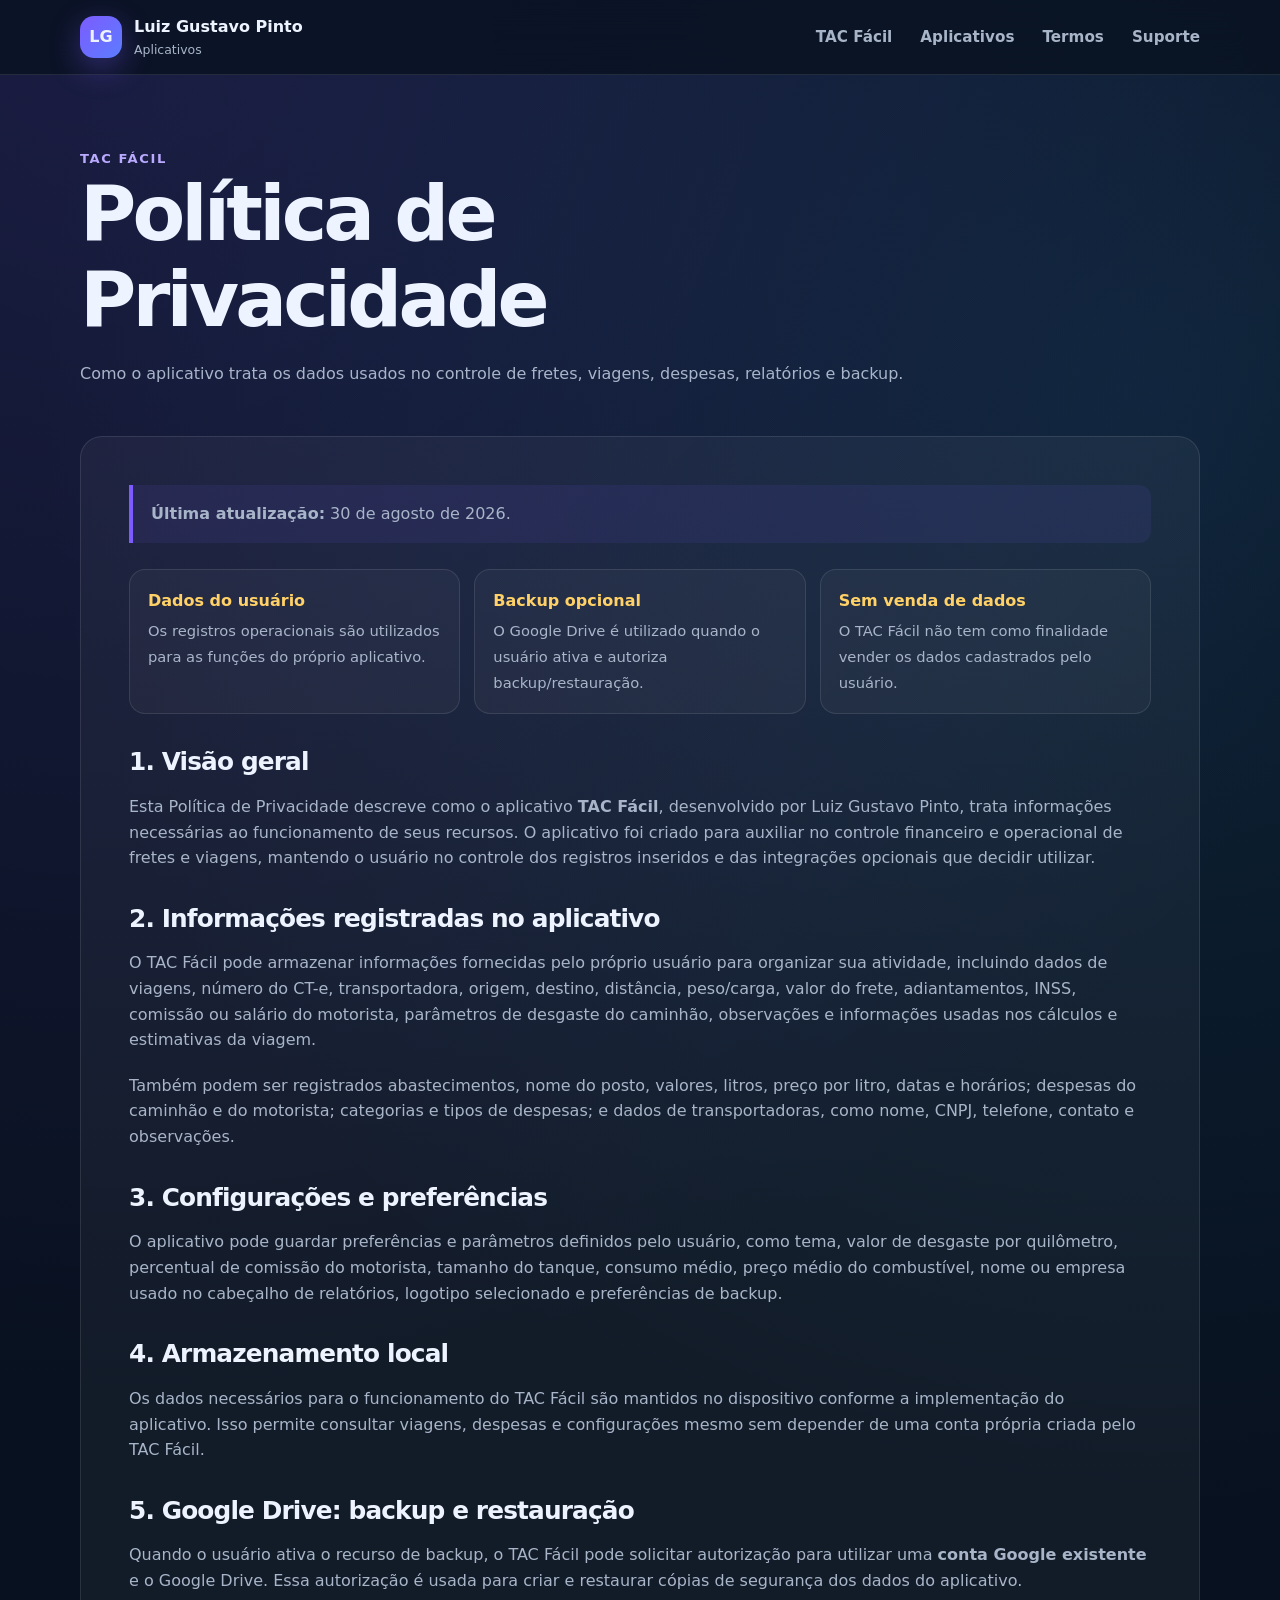
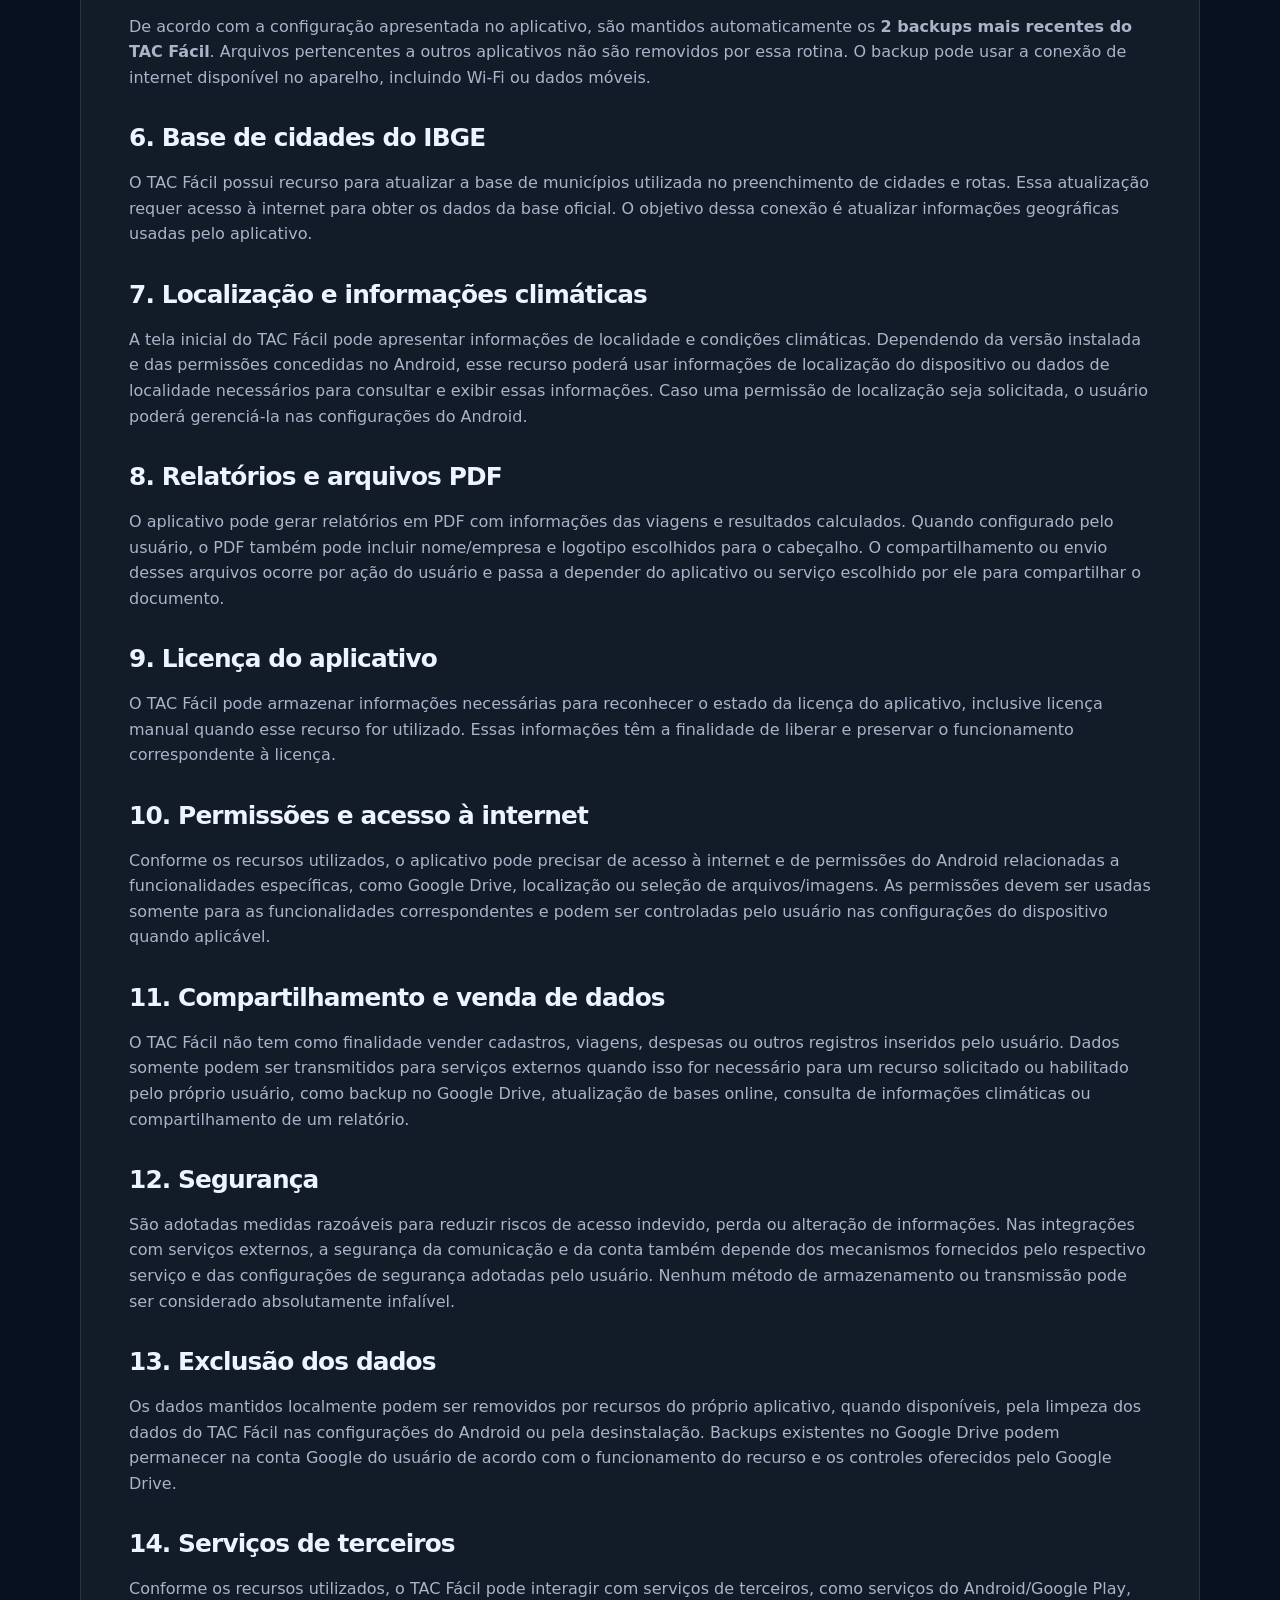
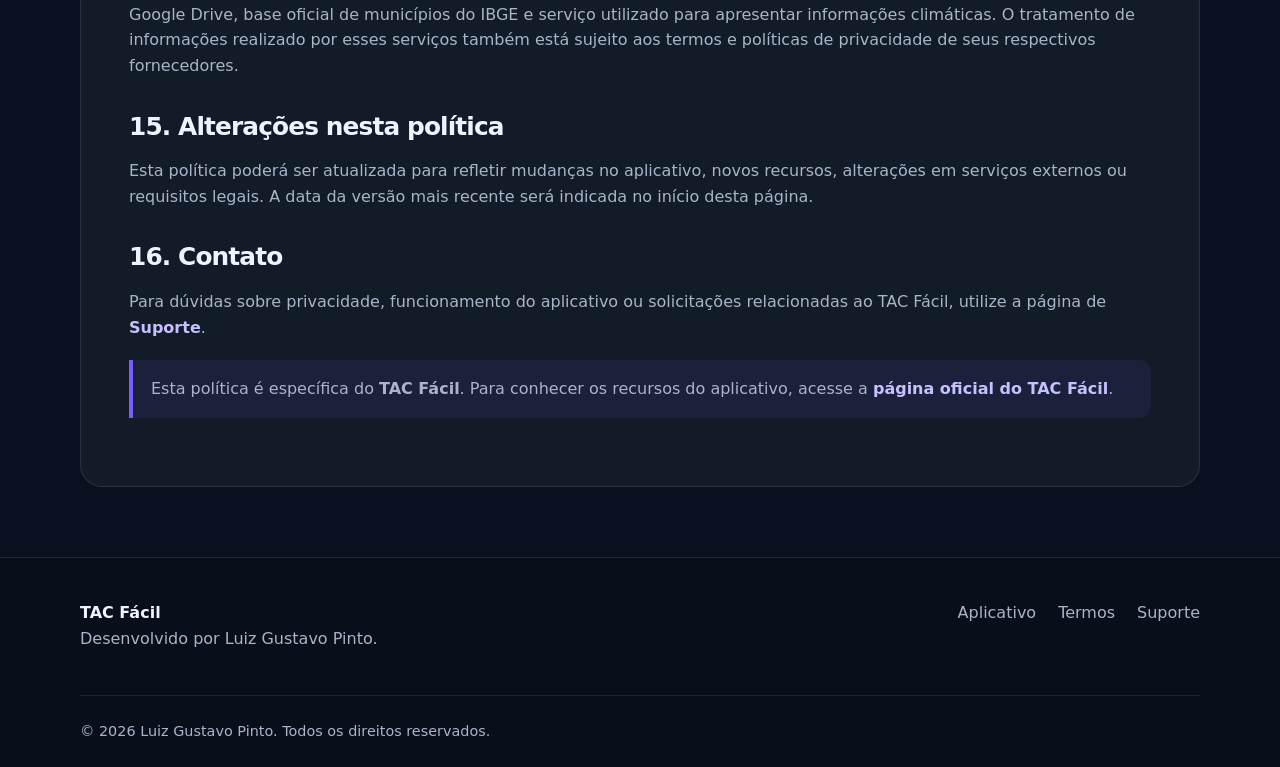
<file: privacidade/tac-facil.html>
<!doctype html>
<html lang="pt-BR">
<head>
  <meta charset="utf-8">
  <meta name="viewport" content="width=device-width, initial-scale=1">
  <meta name="description" content="Política de Privacidade do aplicativo TAC Fácil.">
  <meta name="theme-color" content="#08111f">
  <title>Política de Privacidade – TAC Fácil | Luiz Gustavo Pinto</title>
  <link rel="icon" href="../assets/img/tac-facil/icone-tac-facil.png" type="image/png">
  <link rel="stylesheet" href="../assets/css/style.css">
  <style>.tac-mark{color:#ffd166}.privacy-summary{display:grid;grid-template-columns:repeat(3,minmax(0,1fr));gap:14px;margin:26px 0}.privacy-summary div{padding:18px;border:1px solid var(--line);border-radius:16px;background:rgba(255,255,255,.035)}.privacy-summary strong{display:block;color:#ffd166;margin-bottom:5px}.privacy-summary span{color:var(--muted);font-size:.92rem}@media(max-width:760px){.privacy-summary{grid-template-columns:1fr}}</style>
</head>
<body>
  <header class="site-header">
    <div class="container nav-wrap">
      <a class="brand" href="../"><span class="brand-mark">LG</span><span><strong>Luiz Gustavo Pinto</strong><small>Aplicativos</small></span></a>
      <button class="menu-toggle" aria-expanded="false" aria-controls="menu-principal"><span></span><span></span><span></span><span class="sr-only">Abrir menu</span></button>
      <nav id="menu-principal" class="main-nav"><a href="../apps/tac-facil.html">TAC Fácil</a><a href="../#aplicativos">Aplicativos</a><a href="../termos/">Termos</a><a href="../suporte/">Suporte</a></nav>
    </div>
  </header>

  <main>
    <section class="page-hero"><div class="container"><span class="eyebrow">TAC Fácil</span><h1>Política de Privacidade</h1><p>Como o aplicativo trata os dados usados no controle de fretes, viagens, despesas, relatórios e backup.</p></div></section>
    <section class="container"><div class="content-card">
      <p class="notice"><strong>Última atualização:</strong> 30 de agosto de 2026.</p>

      <div class="privacy-summary"><div><strong>Dados do usuário</strong><span>Os registros operacionais são utilizados para as funções do próprio aplicativo.</span></div><div><strong>Backup opcional</strong><span>O Google Drive é utilizado quando o usuário ativa e autoriza backup/restauração.</span></div><div><strong>Sem venda de dados</strong><span>O TAC Fácil não tem como finalidade vender os dados cadastrados pelo usuário.</span></div></div>

      <h2>1. Visão geral</h2>
      <p>Esta Política de Privacidade descreve como o aplicativo <strong>TAC Fácil</strong>, desenvolvido por Luiz Gustavo Pinto, trata informações necessárias ao funcionamento de seus recursos. O aplicativo foi criado para auxiliar no controle financeiro e operacional de fretes e viagens, mantendo o usuário no controle dos registros inseridos e das integrações opcionais que decidir utilizar.</p>

      <h2>2. Informações registradas no aplicativo</h2>
      <p>O TAC Fácil pode armazenar informações fornecidas pelo próprio usuário para organizar sua atividade, incluindo dados de viagens, número do CT-e, transportadora, origem, destino, distância, peso/carga, valor do frete, adiantamentos, INSS, comissão ou salário do motorista, parâmetros de desgaste do caminhão, observações e informações usadas nos cálculos e estimativas da viagem.</p>
      <p>Também podem ser registrados abastecimentos, nome do posto, valores, litros, preço por litro, datas e horários; despesas do caminhão e do motorista; categorias e tipos de despesas; e dados de transportadoras, como nome, CNPJ, telefone, contato e observações.</p>

      <h2>3. Configurações e preferências</h2>
      <p>O aplicativo pode guardar preferências e parâmetros definidos pelo usuário, como tema, valor de desgaste por quilômetro, percentual de comissão do motorista, tamanho do tanque, consumo médio, preço médio do combustível, nome ou empresa usado no cabeçalho de relatórios, logotipo selecionado e preferências de backup.</p>

      <h2>4. Armazenamento local</h2>
      <p>Os dados necessários para o funcionamento do TAC Fácil são mantidos no dispositivo conforme a implementação do aplicativo. Isso permite consultar viagens, despesas e configurações mesmo sem depender de uma conta própria criada pelo TAC Fácil.</p>

      <h2>5. Google Drive: backup e restauração</h2>
      <p>Quando o usuário ativa o recurso de backup, o TAC Fácil pode solicitar autorização para utilizar uma <strong>conta Google existente</strong> e o Google Drive. Essa autorização é usada para criar e restaurar cópias de segurança dos dados do aplicativo.</p>
      <p>De acordo com a configuração apresentada no aplicativo, são mantidos automaticamente os <strong>2 backups mais recentes do TAC Fácil</strong>. Arquivos pertencentes a outros aplicativos não são removidos por essa rotina. O backup pode usar a conexão de internet disponível no aparelho, incluindo Wi‑Fi ou dados móveis.</p>

      <h2>6. Base de cidades do IBGE</h2>
      <p>O TAC Fácil possui recurso para atualizar a base de municípios utilizada no preenchimento de cidades e rotas. Essa atualização requer acesso à internet para obter os dados da base oficial. O objetivo dessa conexão é atualizar informações geográficas usadas pelo aplicativo.</p>

      <h2>7. Localização e informações climáticas</h2>
      <p>A tela inicial do TAC Fácil pode apresentar informações de localidade e condições climáticas. Dependendo da versão instalada e das permissões concedidas no Android, esse recurso poderá usar informações de localização do dispositivo ou dados de localidade necessários para consultar e exibir essas informações. Caso uma permissão de localização seja solicitada, o usuário poderá gerenciá-la nas configurações do Android.</p>

      <h2>8. Relatórios e arquivos PDF</h2>
      <p>O aplicativo pode gerar relatórios em PDF com informações das viagens e resultados calculados. Quando configurado pelo usuário, o PDF também pode incluir nome/empresa e logotipo escolhidos para o cabeçalho. O compartilhamento ou envio desses arquivos ocorre por ação do usuário e passa a depender do aplicativo ou serviço escolhido por ele para compartilhar o documento.</p>

      <h2>9. Licença do aplicativo</h2>
      <p>O TAC Fácil pode armazenar informações necessárias para reconhecer o estado da licença do aplicativo, inclusive licença manual quando esse recurso for utilizado. Essas informações têm a finalidade de liberar e preservar o funcionamento correspondente à licença.</p>

      <h2>10. Permissões e acesso à internet</h2>
      <p>Conforme os recursos utilizados, o aplicativo pode precisar de acesso à internet e de permissões do Android relacionadas a funcionalidades específicas, como Google Drive, localização ou seleção de arquivos/imagens. As permissões devem ser usadas somente para as funcionalidades correspondentes e podem ser controladas pelo usuário nas configurações do dispositivo quando aplicável.</p>

      <h2>11. Compartilhamento e venda de dados</h2>
      <p>O TAC Fácil não tem como finalidade vender cadastros, viagens, despesas ou outros registros inseridos pelo usuário. Dados somente podem ser transmitidos para serviços externos quando isso for necessário para um recurso solicitado ou habilitado pelo próprio usuário, como backup no Google Drive, atualização de bases online, consulta de informações climáticas ou compartilhamento de um relatório.</p>

      <h2>12. Segurança</h2>
      <p>São adotadas medidas razoáveis para reduzir riscos de acesso indevido, perda ou alteração de informações. Nas integrações com serviços externos, a segurança da comunicação e da conta também depende dos mecanismos fornecidos pelo respectivo serviço e das configurações de segurança adotadas pelo usuário. Nenhum método de armazenamento ou transmissão pode ser considerado absolutamente infalível.</p>

      <h2>13. Exclusão dos dados</h2>
      <p>Os dados mantidos localmente podem ser removidos por recursos do próprio aplicativo, quando disponíveis, pela limpeza dos dados do TAC Fácil nas configurações do Android ou pela desinstalação. Backups existentes no Google Drive podem permanecer na conta Google do usuário de acordo com o funcionamento do recurso e os controles oferecidos pelo Google Drive.</p>

      <h2>14. Serviços de terceiros</h2>
      <p>Conforme os recursos utilizados, o TAC Fácil pode interagir com serviços de terceiros, como serviços do Android/Google Play, Google Drive, base oficial de municípios do IBGE e serviço utilizado para apresentar informações climáticas. O tratamento de informações realizado por esses serviços também está sujeito aos termos e políticas de privacidade de seus respectivos fornecedores.</p>

      <h2>15. Alterações nesta política</h2>
      <p>Esta política poderá ser atualizada para refletir mudanças no aplicativo, novos recursos, alterações em serviços externos ou requisitos legais. A data da versão mais recente será indicada no início desta página.</p>

      <h2>16. Contato</h2>
      <p>Para dúvidas sobre privacidade, funcionamento do aplicativo ou solicitações relacionadas ao TAC Fácil, utilize a página de <a class="text-link" href="../suporte/">Suporte</a>.</p>
      <p class="notice">Esta política é específica do <strong>TAC Fácil</strong>. Para conhecer os recursos do aplicativo, acesse a <a class="text-link" href="../apps/tac-facil.html">página oficial do TAC Fácil</a>.</p>
    </div></section>
  </main>
  <footer class="site-footer"><div class="container footer-grid"><div><strong>TAC Fácil</strong><p>Desenvolvido por Luiz Gustavo Pinto.</p></div><div class="footer-links"><a href="../apps/tac-facil.html">Aplicativo</a><a href="../termos/">Termos</a><a href="../suporte/">Suporte</a></div></div><div class="container footer-bottom">© <span id="ano"></span> Luiz Gustavo Pinto. Todos os direitos reservados.</div></footer>
  <script src="../assets/js/main.js"></script>
</body>
</html>
</file>
<file: assets/css/style.css>
*{box-sizing:border-box}
:root{
  --bg:#08111f;
  --surface:#101b2d;
  --surface-2:#15243a;
  --text:#eef4ff;
  --muted:#a8b5c9;
  --line:rgba(255,255,255,.10);
  --primary:#7c5cff;
  --primary-2:#5c7cff;
  --shadow:0 20px 60px rgba(0,0,0,.28);
  --radius:22px;
}
html{scroll-behavior:smooth}
body{
  margin:0;
  font-family:Inter,ui-sans-serif,system-ui,-apple-system,BlinkMacSystemFont,"Segoe UI",sans-serif;
  color:var(--text);
  background:
    radial-gradient(circle at 10% 0%,rgba(124,92,255,.16),transparent 34%),
    radial-gradient(circle at 90% 10%,rgba(56,189,248,.11),transparent 30%),
    var(--bg);
  line-height:1.6;
}
a{color:inherit}
img{max-width:100%}
.container{width:min(1120px,calc(100% - 32px));margin-inline:auto}
.skip-link{position:absolute;left:-999px;top:8px;background:#fff;color:#000;padding:8px 12px;z-index:999}
.skip-link:focus{left:8px}
.sr-only{position:absolute;width:1px;height:1px;padding:0;margin:-1px;overflow:hidden;clip:rect(0,0,0,0);white-space:nowrap;border:0}
.site-header{
  position:sticky;top:0;z-index:50;
  background:rgba(8,17,31,.78);
  backdrop-filter:blur(18px);
  border-bottom:1px solid var(--line);
}
.nav-wrap{min-height:74px;display:flex;align-items:center;justify-content:space-between;gap:24px}
.brand{display:flex;align-items:center;gap:12px;text-decoration:none}
.brand-mark{
  width:42px;height:42px;border-radius:14px;display:grid;place-items:center;
  background:linear-gradient(135deg,var(--primary),var(--primary-2));
  font-weight:800;box-shadow:0 10px 30px rgba(124,92,255,.35)
}
.brand strong,.brand small{display:block}
.brand small{font-size:.78rem;color:var(--muted)}
.main-nav{display:flex;align-items:center;gap:28px}
.main-nav a{color:var(--muted);text-decoration:none;font-weight:600;font-size:.95rem}
.main-nav a:hover,.main-nav a:focus{color:var(--text)}
.menu-toggle{display:none;background:none;border:0;padding:8px}
.menu-toggle span:not(.sr-only){display:block;width:24px;height:2px;background:#fff;margin:5px}
.hero{padding:92px 0 72px}
.hero-grid{display:grid;grid-template-columns:1.2fr .8fr;gap:56px;align-items:center}
.eyebrow{
  display:inline-flex;align-items:center;gap:8px;
  color:#b9a9ff;font-size:.82rem;font-weight:800;text-transform:uppercase;letter-spacing:.12em
}
h1,h2,h3{line-height:1.12;margin:0 0 18px}
h1{font-size:clamp(2.5rem,6vw,5rem);letter-spacing:-.05em;max-width:850px}
h2{font-size:clamp(2rem,4vw,3.2rem);letter-spacing:-.035em}
h3{font-size:1.35rem}
p{color:var(--muted);margin:0 0 20px}
.hero-text{font-size:1.14rem;max-width:680px}
.hero-actions{display:flex;gap:14px;flex-wrap:wrap;margin-top:30px}
.button{
  display:inline-flex;align-items:center;justify-content:center;
  min-height:50px;padding:0 22px;border-radius:14px;text-decoration:none;font-weight:800;
  border:1px solid transparent;transition:.2s ease
}
.button:hover{transform:translateY(-2px)}
.button.primary{background:linear-gradient(135deg,var(--primary),var(--primary-2));box-shadow:0 12px 30px rgba(124,92,255,.28)}
.button.secondary{background:rgba(255,255,255,.04);border-color:var(--line)}
.hero-card{
  background:linear-gradient(180deg,rgba(255,255,255,.08),rgba(255,255,255,.035));
  border:1px solid var(--line);border-radius:var(--radius);padding:12px 28px;box-shadow:var(--shadow)
}
.stat{padding:22px 0;border-bottom:1px solid var(--line)}
.stat:last-child{border-bottom:0}
.stat strong{display:block;font-size:1.15rem;margin-bottom:4px}
.stat span{color:var(--muted);font-size:.95rem}
.section{padding:84px 0}
.section-alt{background:rgba(255,255,255,.025);border-block:1px solid var(--line)}
.section-heading{max-width:720px;margin-bottom:36px}
.app-grid{display:grid;grid-template-columns:repeat(2,minmax(0,1fr));gap:20px}
.app-card{
  display:grid;grid-template-columns:auto 1fr;gap:20px;
  background:linear-gradient(180deg,rgba(255,255,255,.065),rgba(255,255,255,.035));
  border:1px solid var(--line);border-radius:20px;padding:26px;
  transition:.22s ease
}
.app-card:hover{transform:translateY(-4px);border-color:rgba(255,255,255,.2);box-shadow:var(--shadow)}
.app-icon{
  width:58px;height:58px;border-radius:18px;display:grid;place-items:center;
  font-weight:900;letter-spacing:-.03em
}
.purple{background:linear-gradient(135deg,#8b5cf6,#5b21b6)}
.blue{background:linear-gradient(135deg,#38bdf8,#2563eb)}
.green{background:linear-gradient(135deg,#34d399,#059669)}
.orange{background:linear-gradient(135deg,#fbbf24,#ea580c)}
.tag{display:inline-block;color:#c7d2fe;font-size:.78rem;font-weight:800;text-transform:uppercase;letter-spacing:.08em;margin-bottom:7px}
.text-link{font-weight:800;color:#c8bfff;text-decoration:none}
.feature-grid{display:grid;grid-template-columns:1fr 1fr;gap:54px;align-items:center}
.check-list{display:grid;gap:14px}
.check-list div{background:rgba(255,255,255,.045);border:1px solid var(--line);padding:18px 20px;border-radius:14px}
.page-hero{padding:70px 0 30px}
.content-card{
  background:rgba(255,255,255,.045);border:1px solid var(--line);
  border-radius:var(--radius);padding:clamp(24px,5vw,48px);margin-bottom:70px
}
.content-card h2{font-size:1.55rem;margin-top:34px}
.content-card h2:first-child{margin-top:0}
.content-card ul{color:var(--muted);padding-left:22px}
.content-card li{margin:8px 0}
.notice{border-left:4px solid var(--primary);padding:16px 18px;background:rgba(124,92,255,.09);border-radius:0 12px 12px 0}
.app-detail{display:grid;grid-template-columns:auto 1fr;gap:26px;align-items:start}
.app-detail .app-icon{width:76px;height:76px;font-size:1.2rem}
.contact-grid{display:grid;grid-template-columns:repeat(2,minmax(0,1fr));gap:18px}
.contact-box{padding:22px;border:1px solid var(--line);border-radius:16px;background:rgba(255,255,255,.035)}
.contact-box strong{display:block;margin-bottom:6px}
.site-footer{padding:42px 0 24px;border-top:1px solid var(--line);background:rgba(0,0,0,.14)}
.footer-grid{display:flex;align-items:flex-start;justify-content:space-between;gap:30px}
.footer-links{display:flex;gap:22px;flex-wrap:wrap}
.footer-links a{text-decoration:none;color:var(--muted)}
.footer-bottom{padding-top:24px;margin-top:24px;border-top:1px solid var(--line);color:var(--muted);font-size:.9rem}
@media(max-width:800px){
  .menu-toggle{display:block}
  .main-nav{
    display:none;position:absolute;left:16px;right:16px;top:66px;
    flex-direction:column;align-items:stretch;gap:0;padding:10px;
    background:#101b2d;border:1px solid var(--line);border-radius:16px;box-shadow:var(--shadow)
  }
  .main-nav.open{display:flex}
  .main-nav a{padding:14px}
  .hero{padding-top:62px}
  .hero-grid,.feature-grid{grid-template-columns:1fr}
  .app-grid{grid-template-columns:1fr}
}
@media(max-width:520px){
  .app-card,.app-detail{grid-template-columns:1fr}
  .contact-grid{grid-template-columns:1fr}
  .footer-grid{flex-direction:column}
  h1{font-size:2.65rem}
}
</file>
